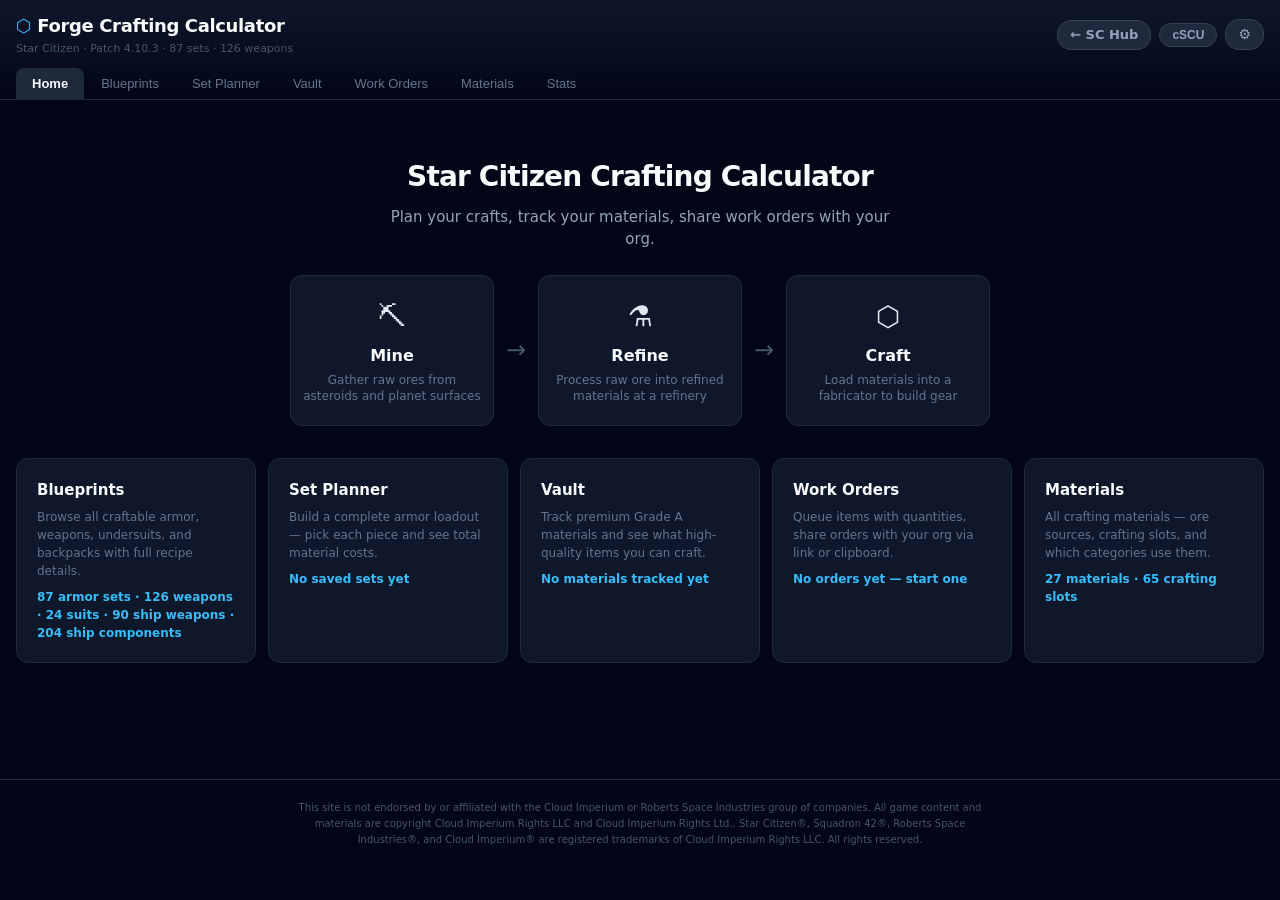
<file: index.html>
<!DOCTYPE html>
<html lang="en">
<head>
  <meta charset="UTF-8">
  <meta name="viewport" content="width=device-width, initial-scale=1.0">
  <title>Forge Crafting Calculator — Star Citizen</title>
  <link rel="stylesheet" href="css/style.css">
  <link rel="icon" href="data:image/svg+xml,<svg xmlns='http://www.w3.org/2000/svg' viewBox='0 0 100 100'><text y='.9em' font-size='90'>⬡</text></svg>">
</head>
<body>
  <header id="header">
    <div class="header-inner">
      <div class="header-top">
        <div class="brand">
          <h1><span class="accent">⬡</span> Forge Crafting Calculator</h1>
          <div class="subtitle" id="subtitle">Star Citizen · Loading...</div>
        </div>
        <div style="display:flex;align-items:center;gap:8px">
          <a href="https://seeknd.github.io/sc-hub/" class="unit-toggle hub-back" style="text-decoration:none;font-size:13px" title="Back to SC Hub">← SC Hub</a>
          <button class="unit-toggle" id="unit-toggle" onclick="toggleUnit()" title="Switch between cSCU and SCU">cSCU</button>
          <button class="unit-toggle" id="header-share-btn" onclick="openShareModal()" title="Share an org-view snapshot link" style="display:none">🔗 Share</button>
          <a href="admin/admin.html" class="unit-toggle" style="text-decoration:none;font-size:14px" title="Admin Settings">⚙️</a>
        </div>
      </div>
      <nav id="tabs">
        <button class="tab active" data-tab="home" onclick="switchTab('home')">Home</button>
        <button class="tab" data-tab="blueprints" onclick="switchTab('blueprints')">Blueprints</button>
        <button class="tab" data-tab="sets" onclick="switchTab('sets')">Set Planner</button>
        <button class="tab" data-tab="inventory" onclick="switchTab('inventory')">Vault</button>
        <button class="tab" data-tab="workorder" onclick="switchTab('workorder')">Work Orders <span id="wo-badge" class="tab-badge"></span></button>
        <button class="tab" data-tab="materials" onclick="switchTab('materials')">Materials</button>
        <button class="tab" data-tab="orgstats" onclick="switchTab('orgstats')">Stats</button>
      </nav>
    </div>
  </header>

  <main id="main">
    <!-- ═══ HOME ═══ -->
    <section id="tab-home" class="tab-content active">
      <div class="hero">
        <h2 class="hero-title">Star Citizen Crafting Calculator</h2>
        <p class="hero-sub">Plan your crafts, track your materials, share work orders with your org.</p>
      </div>
      <div class="pipeline">
        <div class="pipe-step"><div class="pipe-icon">⛏</div><div class="pipe-label">Mine</div><div class="pipe-desc">Gather raw ores from asteroids and planet surfaces</div></div>
        <div class="pipe-arrow">→</div>
        <div class="pipe-step"><div class="pipe-icon">⚗</div><div class="pipe-label">Refine</div><div class="pipe-desc">Process raw ore into refined materials at a refinery</div></div>
        <div class="pipe-arrow">→</div>
        <div class="pipe-step"><div class="pipe-icon">⬡</div><div class="pipe-label">Craft</div><div class="pipe-desc">Load materials into a fabricator to build gear</div></div>
      </div>
      <div class="home-cards">
        <div class="home-card" onclick="switchTab('blueprints')"><h3>Blueprints</h3><p>Browse all craftable armor, weapons, undersuits, and backpacks with full recipe details.</p><span class="home-card-stat" id="hc-bp"></span></div>
        <div class="home-card" onclick="switchTab('sets')"><h3>Set Planner</h3><p>Build a complete armor loadout — pick each piece and see total material costs.</p><span class="home-card-stat" id="hc-sets"></span></div>
        <div class="home-card" onclick="switchTab('inventory')"><h3>Vault</h3><p>Track premium Grade A materials and see what high-quality items you can craft.</p><span class="home-card-stat" id="hc-inv"></span></div>
        <div class="home-card" onclick="switchTab('workorder')"><h3>Work Orders</h3><p>Queue items with quantities, share orders with your org via link or clipboard.</p><span class="home-card-stat" id="hc-wo"></span></div>
        <div class="home-card" onclick="switchTab('materials')"><h3>Materials</h3><p>All crafting materials — ore sources, crafting slots, and which categories use them.</p><span class="home-card-stat" id="hc-mat"></span></div>
      </div>

    </section>

    <!-- ═══ BLUEPRINTS ═══ -->
    <section id="tab-blueprints" class="tab-content">
      <div class="cat-bar">
        <button class="cat-btn active" data-cat="armor" onclick="setBpCategory('armor')"><span class="cat-label">Armor</span><span class="cat-count" id="cc-armor"></span></button>
        <button class="cat-btn" data-cat="weapons" onclick="setBpCategory('weapons')"><span class="cat-label">Weapons</span><span class="cat-count" id="cc-weapons"></span></button>
        <button class="cat-btn" data-cat="undersuits" onclick="setBpCategory('undersuits')"><span class="cat-label">Undersuits</span><span class="cat-count" id="cc-undersuits"></span></button>
        <button class="cat-btn" data-cat="ship_weapons" onclick="setBpCategory('ship_weapons')"><span class="cat-label">Ship Weapons</span><span class="cat-count" id="cc-ship-weapons"></span></button>
        <button class="cat-btn" data-cat="ship_components" onclick="setBpCategory('ship_components')"><span class="cat-label">Ship Components</span><span class="cat-count" id="cc-ship-components"></span></button>
      </div>
      <input type="text" id="bp-search" class="search-input" placeholder="Search names, materials, manufacturers..." oninput="filterBlueprints()">
      <div id="global-filters" class="filter-panel">
        <div class="fp-groups">
          <div class="fp-group"><span class="fp-label">Status</span><div class="fp-chips" id="f-unlock"></div></div>
          <div class="fp-sep" id="f-owner-sep" style="display:none"></div>
          <div class="fp-group" id="f-owner-group" style="display:none"><span class="fp-label">Owner</span><div class="fp-chips" id="f-owner"></div></div>
        </div>
      </div>
      <div id="armor-filters" class="filter-panel">
        <div class="fp-groups">
          <div class="fp-group"><span class="fp-label">Weight</span><div class="fp-chips" id="f-weight"></div></div><div class="fp-sep"></div>
          <div class="fp-group"><span class="fp-label">Role</span><div class="fp-chips" id="f-role"></div></div><div class="fp-sep"></div>
          <div class="fp-group"><span class="fp-label">Piece</span><div class="fp-chips" id="f-piece"></div></div>
        </div>
        <button class="fp-clear" id="armor-clear" onclick="clearFilters('armor')" style="display:none">✕ Clear</button>
      </div>
      <div id="weapon-filters" class="filter-panel" style="display:none">
        <div class="fp-groups">
          <div class="fp-group"><span class="fp-label">Kind</span><div class="fp-chips" id="f-wkind"></div></div><div class="fp-sep"></div>
          <div class="fp-group"><span class="fp-label">Type</span><div class="fp-chips" id="f-wtype"></div></div><div class="fp-sep"></div>
          <div class="fp-group"><span class="fp-label">Damage</span><div class="fp-chips" id="f-dmg"></div></div>
        </div>
        <button class="fp-clear" id="weapon-clear" onclick="clearFilters('weapons')" style="display:none">✕ Clear</button>
      </div>
      <div id="ship-weapon-filters" class="filter-panel" style="display:none">
        <div class="fp-groups">
          <div class="fp-group"><span class="fp-label">Type</span><div class="fp-chips" id="f-shipwtype"></div></div><div class="fp-sep"></div>
          <div class="fp-group"><span class="fp-label">Damage</span><div class="fp-chips" id="f-shipdmg"></div></div><div class="fp-sep"></div>
          <div class="fp-group"><span class="fp-label">Size</span><div class="fp-chips" id="f-shipwsize"></div></div>
        </div>
        <button class="fp-clear" id="ship-weapon-clear" onclick="clearFilters('ship_weapons')" style="display:none">✕ Clear</button>
      </div>
      <div id="ship-component-filters" class="filter-panel" style="display:none">
        <div class="fp-groups">
          <div class="fp-group"><span class="fp-label">Component</span><div class="fp-chips" id="f-comptype"></div></div><div class="fp-sep"></div>
          <div class="fp-group"><span class="fp-label">Size</span><div class="fp-chips" id="f-shipcsize"></div></div><div class="fp-sep"></div>
          <div class="fp-group"><span class="fp-label">Class</span><div class="fp-chips" id="f-shipcclass"></div></div><div class="fp-sep"></div>
          <div class="fp-group"><span class="fp-label">Grade</span><div class="fp-chips" id="f-shipcgrade"></div></div>
        </div>
        <button class="fp-clear" id="ship-component-clear" onclick="clearFilters('ship_components')" style="display:none">✕ Clear</button>
      </div>
      <div class="results-info" id="bp-results-info"></div>
      <div id="bp-grid" class="card-grid"></div>
      <div class="bp-share-bar" id="bp-share-bar" style="display:none">
        <button class="btn-secondary" onclick="copyUnlockedToClipboard()" title="Copy the same content as the Discord share, to your clipboard">📋 Copy Unlocked</button>
        <button class="btn-discord" id="bp-share-discord-btn" onclick="shareUnlockedToDiscord()">Share Unlocked to Discord</button>
        <span class="dim" id="bp-share-count"></span>
      </div>
    </section>

    <!-- ═══ SET PLANNER ═══ -->
    <section id="tab-sets" class="tab-content">
      <div class="section-intro"><h2>Set Planner</h2><p class="dim">Build a full armor loadout and see total materials.</p></div>
      <div class="planner-layout">
        <div class="planner-slots" id="planner-slots"></div>
        <div class="planner-summary">
          <h3>Materials Needed</h3>
          <div id="planner-materials" class="planner-materials"><div class="dim">Select pieces to see totals</div></div>
          <div id="planner-actions" class="planner-actions" style="display:none">
            <button class="btn-primary" onclick="addPlannerToWO()">Add to Work Order</button>
            <button class="btn-secondary" onclick="copyPlannerText()">Copy as Text</button>
            <button class="btn-secondary" onclick="savePlannerSet()">Save Set</button>
          </div>
          <div id="saved-sets" class="saved-sets"></div>
        </div>
      </div>
    </section>

    <!-- ═══ VAULT ═══ -->
    <section id="tab-inventory" class="tab-content">
      <div class="section-intro"><h2>Material Vault</h2><p class="dim">Track premium materials and discrete items. Common materials don't need tracking — request them from miners as needed.</p></div>
      <div class="vault-layout">
        <div class="vault-inputs" id="inventory-inputs"></div>
        <div class="vault-results">
          <h3 style="font-size:14px;color:#f8fafc;margin-bottom:8px">Craftable with Vault Materials</h3>
          <div id="inv-grid" class="card-grid"></div>
        </div>
      </div>
    </section>

    <!-- ═══ WORK ORDERS ═══ -->
    <section id="tab-workorder" class="tab-content">
      <div class="section-intro"><h2>Work Orders</h2><p class="dim">Create named orders, track progress, share with your org.</p></div>
      <div class="wo-top-bar">
        <div class="wo-order-tabs" id="wo-order-tabs"></div>
        <button class="btn-secondary btn-sm" onclick="createNewOrder()">+ New Order</button>
      </div>
      <div class="wo-layout">
        <div class="wo-items" id="wo-items"><div class="dim">Select or create a work order above</div></div>
        <div class="wo-sidebar">
          <div class="wo-panel">
            <h3>Materials Required</h3>
            <div id="wo-materials"></div>
          </div>
          <div class="wo-panel" id="wo-time-panel" style="display:none">
            <h3>Time Estimate</h3>
            <div id="wo-time"></div>
          </div>
          <div class="wo-btns" id="wo-btns" style="display:none">
            <div class="wo-btn-group">
              <span class="wo-btn-label">📋 Copy to clipboard</span>
              <button class="btn-primary" onclick="copyWOText()">Crafting Order</button>
              <div class="ore-req-group">
                <button class="btn-secondary" onclick="copyOreRequest()">Ore Request</button>
                <div class="ore-mode-toggle" id="ore-mode-toggle">
                  <button class="ore-mode active" data-mode="all" onclick="setOreMode('all')">All</button>
                  <button class="ore-mode" data-mode="remaining" onclick="setOreMode('remaining')">Remaining</button>
                </div>
              </div>
            </div>
            <div class="wo-btn-group">
              <span class="wo-btn-label">⛏️ Go Mine on Strata</span>
              <button class="btn-secondary" onclick="goMineActiveOrder()" title="Open Strata with all remaining (not-yet-crafted) items in THIS order">This Order</button>
              <button class="btn-secondary" onclick="goMineAllOrders()" title="Open Strata with all remaining items across EVERY order">All Orders</button>
            </div>
            <div class="wo-btn-group" id="wo-discord-group" style="display:none">
              <span class="wo-btn-label">📤 Send to Discord</span>
              <button class="btn-discord" id="btn-discord" onclick="showDiscordModal()">Post Contract</button>
            </div>
            <div class="wo-btn-group">
              <button class="btn-danger btn-sm" onclick="deleteCurrentOrder()">Delete Order</button>
            </div>
          </div>
        </div>
      </div>
    </section>

    <!-- ═══ MATERIALS ═══ -->
    <section id="tab-materials" class="tab-content">
      <div class="section-intro"><h2>Material Reference</h2><p class="dim">All crafting materials — ore sources, crafting slots, and common uses.</p></div>
      <div id="materials-grid" class="materials-grid"></div>
    </section>

    <!-- ═══ ORG STATS ═══ -->
    <section id="tab-orgstats" class="tab-content">
      <div class="section-intro"><h2>Org Stats</h2><p class="dim">Blueprint unlock coverage across your org — overall, by category, and per member.</p></div>
      <div id="orgstats-body"></div>
    </section>
  </main>

  <!-- Request Build Modal -->
  <div id="request-modal" class="rqm-container" style="display:none"></div>

  <!-- Discord Order Modal -->
  <div id="discord-modal" class="rqm-container" style="display:none"></div>

  <!-- Share/Import Modal -->
  <div id="share-modal" class="rqm-container" style="display:none"></div>

  <footer class="site-footer">
    <p>This site is not endorsed by or affiliated with the Cloud Imperium or Roberts Space Industries group of companies. All game content and materials are copyright Cloud Imperium Rights LLC and Cloud Imperium Rights Ltd.. Star Citizen®, Squadron 42®, Roberts Space Industries®, and Cloud Imperium® are registered trademarks of Cloud Imperium Rights LLC. All rights reserved.</p>
  </footer>

  <script src="js/app.js"></script>
</body>
</html>
</file>
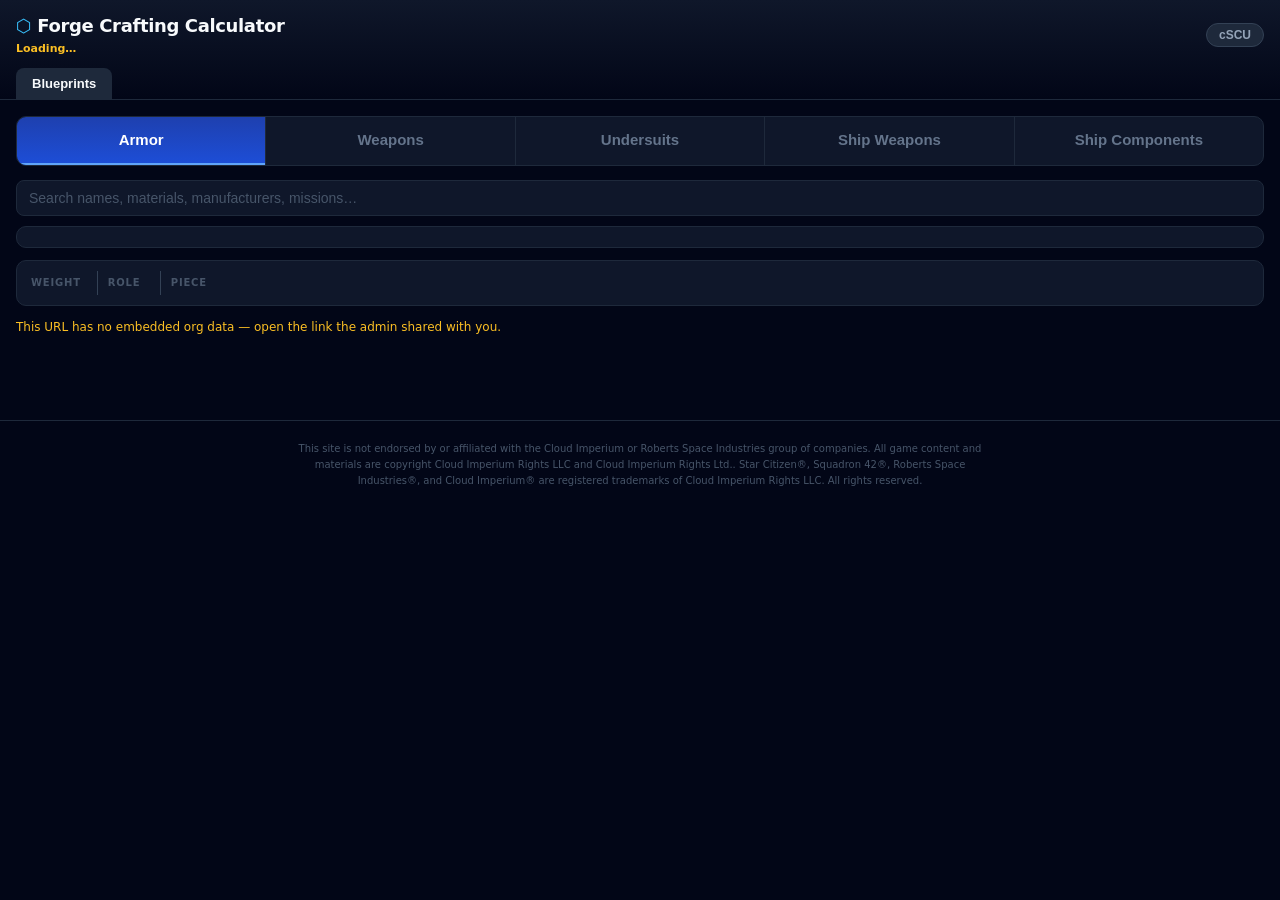
<file: ORG/index.html>
<!DOCTYPE html>
<html lang="en">
<head>
  <meta charset="UTF-8">
  <meta name="viewport" content="width=device-width, initial-scale=1.0">
  <title>Forge — Org View</title>
  <!-- Resolve all relative paths against the repo root so app.js can fetch ../data/crafting_data.json etc. -->
  <base href="../">
  <link rel="stylesheet" href="css/style.css">
  <link rel="icon" href="data:image/svg+xml,<svg xmlns='http://www.w3.org/2000/svg' viewBox='0 0 100 100'><text y='.9em' font-size='90'>⬡</text></svg>">
  <script>
    // Tell app.js to run in view-mode (read-only, no localStorage, no Worker).
    // The actual data is in location.hash (#data=…) and gets decoded by
    // initOrgViewMode() inside app.js.
    window.FORGE_VIEW = true;
  </script>
</head>
<body class="view-mode">
  <header id="header">
    <div class="header-inner">
      <div class="header-top">
        <div class="brand">
          <h1><span class="accent">⬡</span> Forge Crafting Calculator</h1>
          <div class="subtitle" id="subtitle">Loading…</div>
        </div>
        <div style="display:flex;align-items:center;gap:8px">
          <button class="unit-toggle" id="unit-toggle" onclick="toggleUnit()" title="Switch between cSCU and SCU">cSCU</button>
        </div>
      </div>
      <nav id="tabs">
        <button class="tab active" data-tab="blueprints" onclick="switchTab('blueprints')">Blueprints</button>
      </nav>
    </div>
  </header>

  <main id="main">
    <!-- ═══ BLUEPRINTS (read-only) ═══ -->
    <section id="tab-blueprints" class="tab-content active">
      <div class="cat-bar">
        <button class="cat-btn active" data-cat="armor" onclick="setBpCategory('armor')"><span class="cat-label">Armor</span><span class="cat-count" id="cc-armor"></span></button>
        <button class="cat-btn" data-cat="weapons" onclick="setBpCategory('weapons')"><span class="cat-label">Weapons</span><span class="cat-count" id="cc-weapons"></span></button>
        <button class="cat-btn" data-cat="undersuits" onclick="setBpCategory('undersuits')"><span class="cat-label">Undersuits</span><span class="cat-count" id="cc-undersuits"></span></button>
        <button class="cat-btn" data-cat="ship_weapons" onclick="setBpCategory('ship_weapons')"><span class="cat-label">Ship Weapons</span><span class="cat-count" id="cc-ship-weapons"></span></button>
        <button class="cat-btn" data-cat="ship_components" onclick="setBpCategory('ship_components')"><span class="cat-label">Ship Components</span><span class="cat-count" id="cc-ship-components"></span></button>
      </div>
      <input type="text" id="bp-search" class="search-input" placeholder="Search names, materials, manufacturers, missions…" oninput="filterBlueprints()">
      <div id="global-filters" class="filter-panel">
        <div class="fp-groups">
          <div class="fp-sep" id="f-owner-sep" style="display:none"></div>
          <div class="fp-group" id="f-owner-group" style="display:none"><span class="fp-label">Owner</span><div class="fp-chips" id="f-owner"></div></div>
        </div>
      </div>
      <div id="armor-filters" class="filter-panel">
        <div class="fp-groups">
          <div class="fp-group"><span class="fp-label">Weight</span><div class="fp-chips" id="f-weight"></div></div><div class="fp-sep"></div>
          <div class="fp-group"><span class="fp-label">Role</span><div class="fp-chips" id="f-role"></div></div><div class="fp-sep"></div>
          <div class="fp-group"><span class="fp-label">Piece</span><div class="fp-chips" id="f-piece"></div></div>
        </div>
      </div>
      <div id="weapon-filters" class="filter-panel" style="display:none">
        <div class="fp-groups">
          <div class="fp-group"><span class="fp-label">Type</span><div class="fp-chips" id="f-wtype"></div></div><div class="fp-sep"></div>
          <div class="fp-group"><span class="fp-label">Damage</span><div class="fp-chips" id="f-dmg"></div></div>
        </div>
      </div>
      <div id="ship-weapon-filters" class="filter-panel" style="display:none">
        <div class="fp-groups">
          <div class="fp-group"><span class="fp-label">Type</span><div class="fp-chips" id="f-shipwtype"></div></div><div class="fp-sep"></div>
          <div class="fp-group"><span class="fp-label">Damage</span><div class="fp-chips" id="f-shipdmg"></div></div><div class="fp-sep"></div>
          <div class="fp-group"><span class="fp-label">Size</span><div class="fp-chips" id="f-shipwsize"></div></div>
        </div>
      </div>
      <div id="ship-component-filters" class="filter-panel" style="display:none">
        <div class="fp-groups">
          <div class="fp-group"><span class="fp-label">Component</span><div class="fp-chips" id="f-comptype"></div></div><div class="fp-sep"></div>
          <div class="fp-group"><span class="fp-label">Size</span><div class="fp-chips" id="f-shipcsize"></div></div><div class="fp-sep"></div>
          <div class="fp-group"><span class="fp-label">Class</span><div class="fp-chips" id="f-shipcclass"></div></div><div class="fp-sep"></div>
          <div class="fp-group"><span class="fp-label">Grade</span><div class="fp-chips" id="f-shipcgrade"></div></div>
        </div>
      </div>
      <div class="results-info" id="bp-results-info"></div>
      <div id="bp-grid" class="card-grid"></div>
    </section>
  </main>

  <footer class="site-footer">
    <p>This site is not endorsed by or affiliated with the Cloud Imperium or Roberts Space Industries group of companies. All game content and materials are copyright Cloud Imperium Rights LLC and Cloud Imperium Rights Ltd.. Star Citizen®, Squadron 42®, Roberts Space Industries®, and Cloud Imperium® are registered trademarks of Cloud Imperium Rights LLC. All rights reserved.</p>
  </footer>

  <script src="js/app.js"></script>
</body>
</html>
</file>
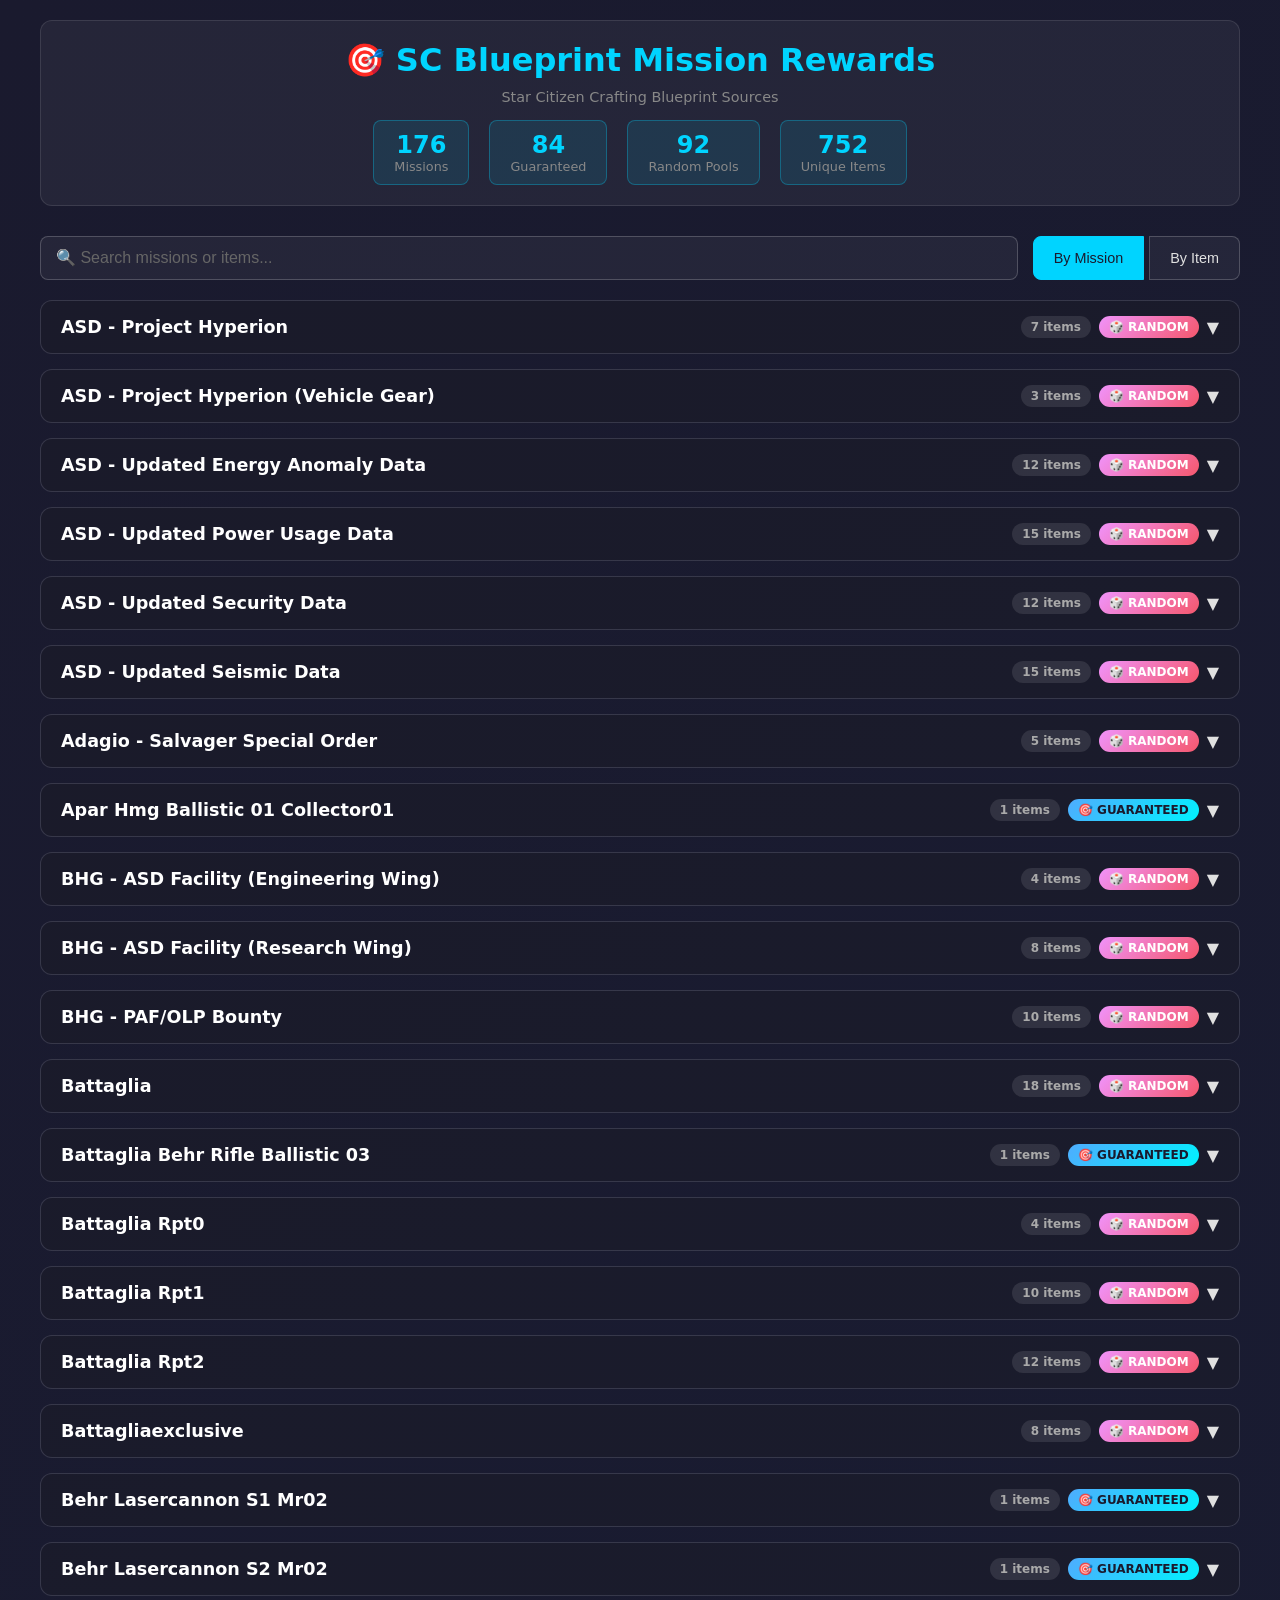
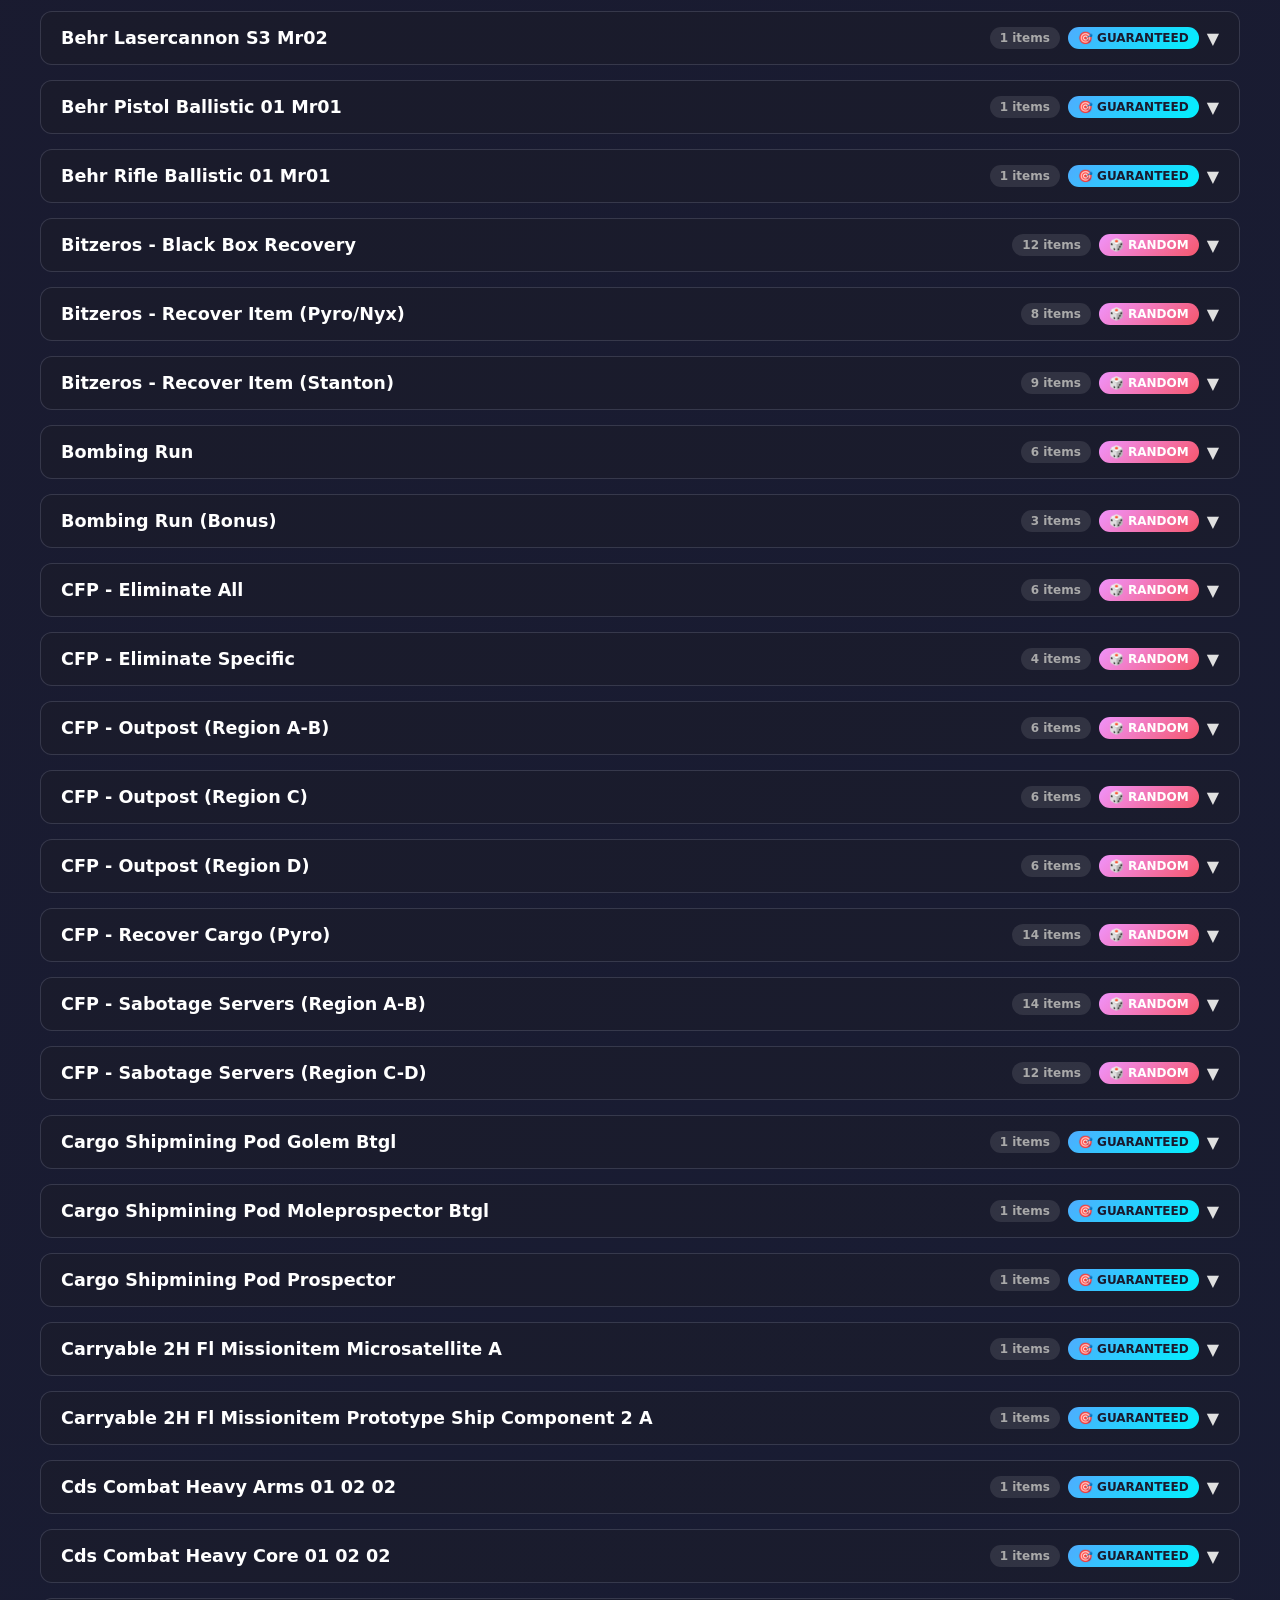
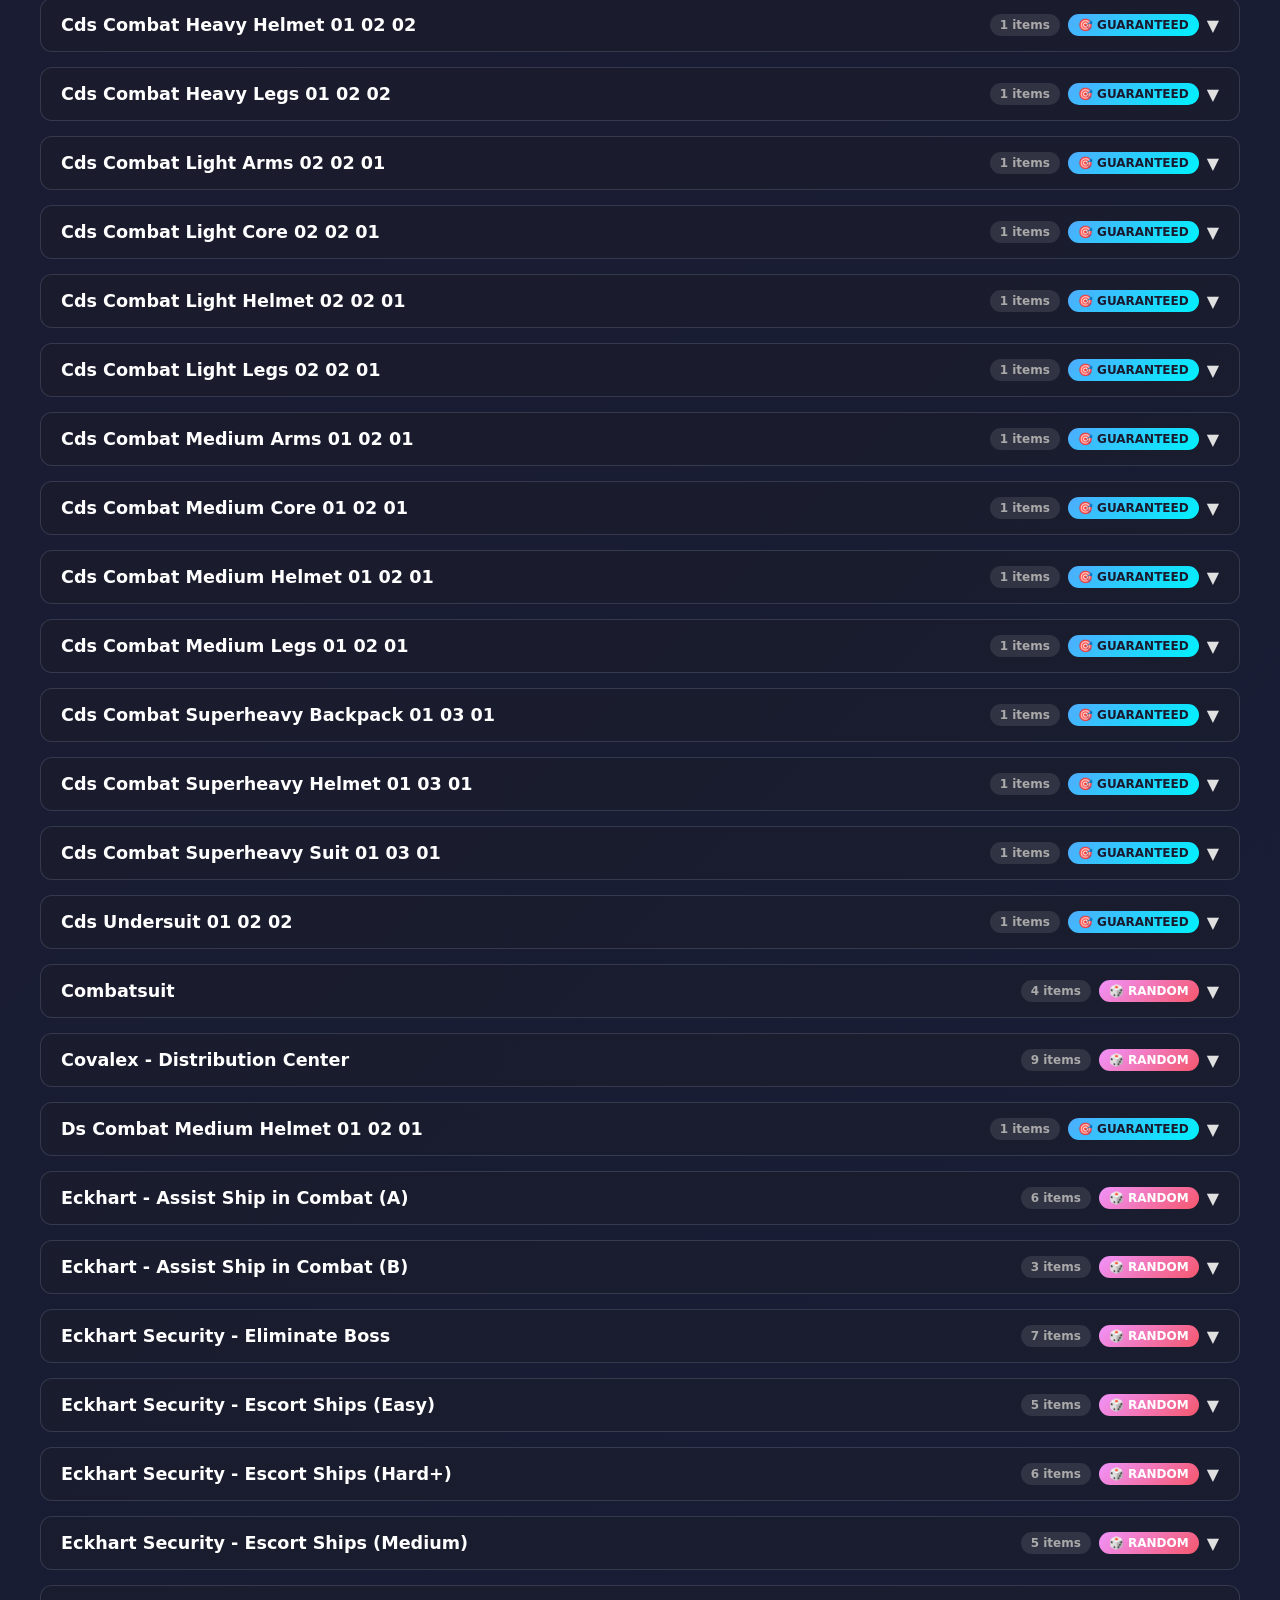
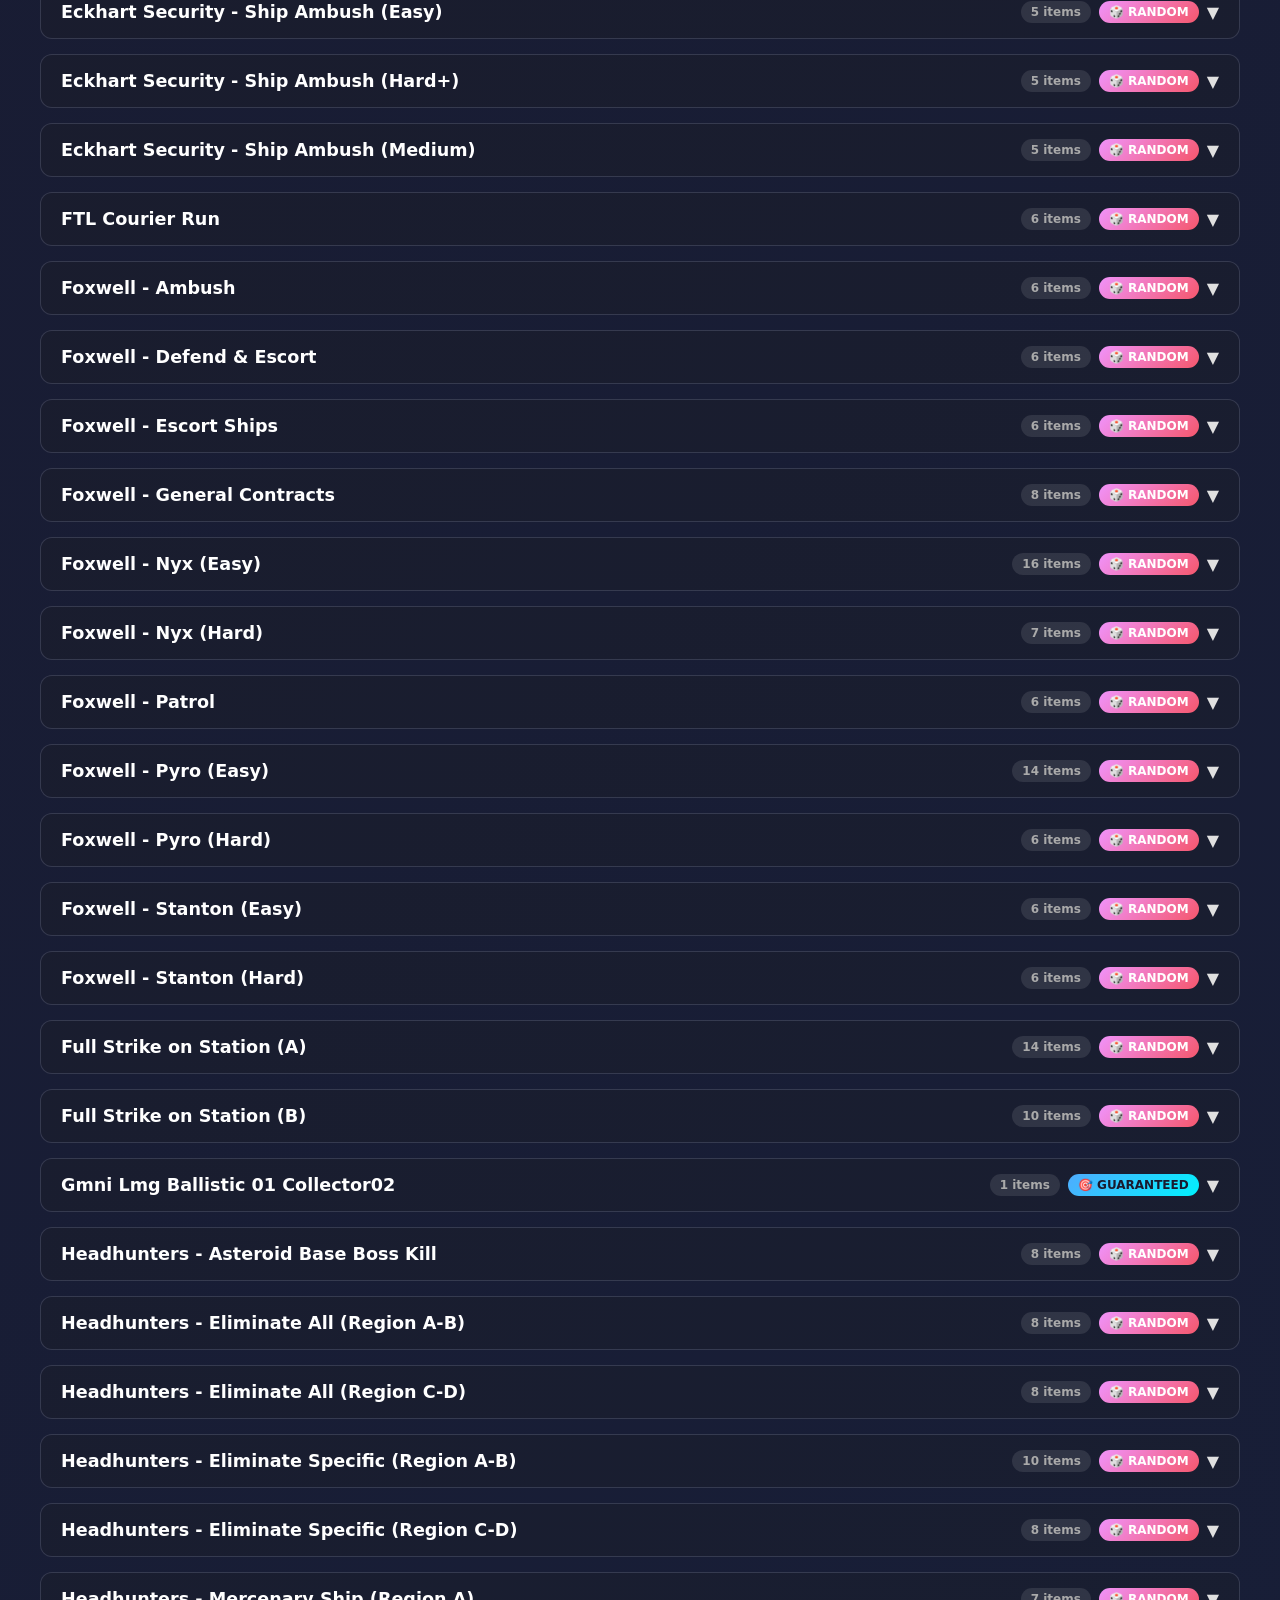
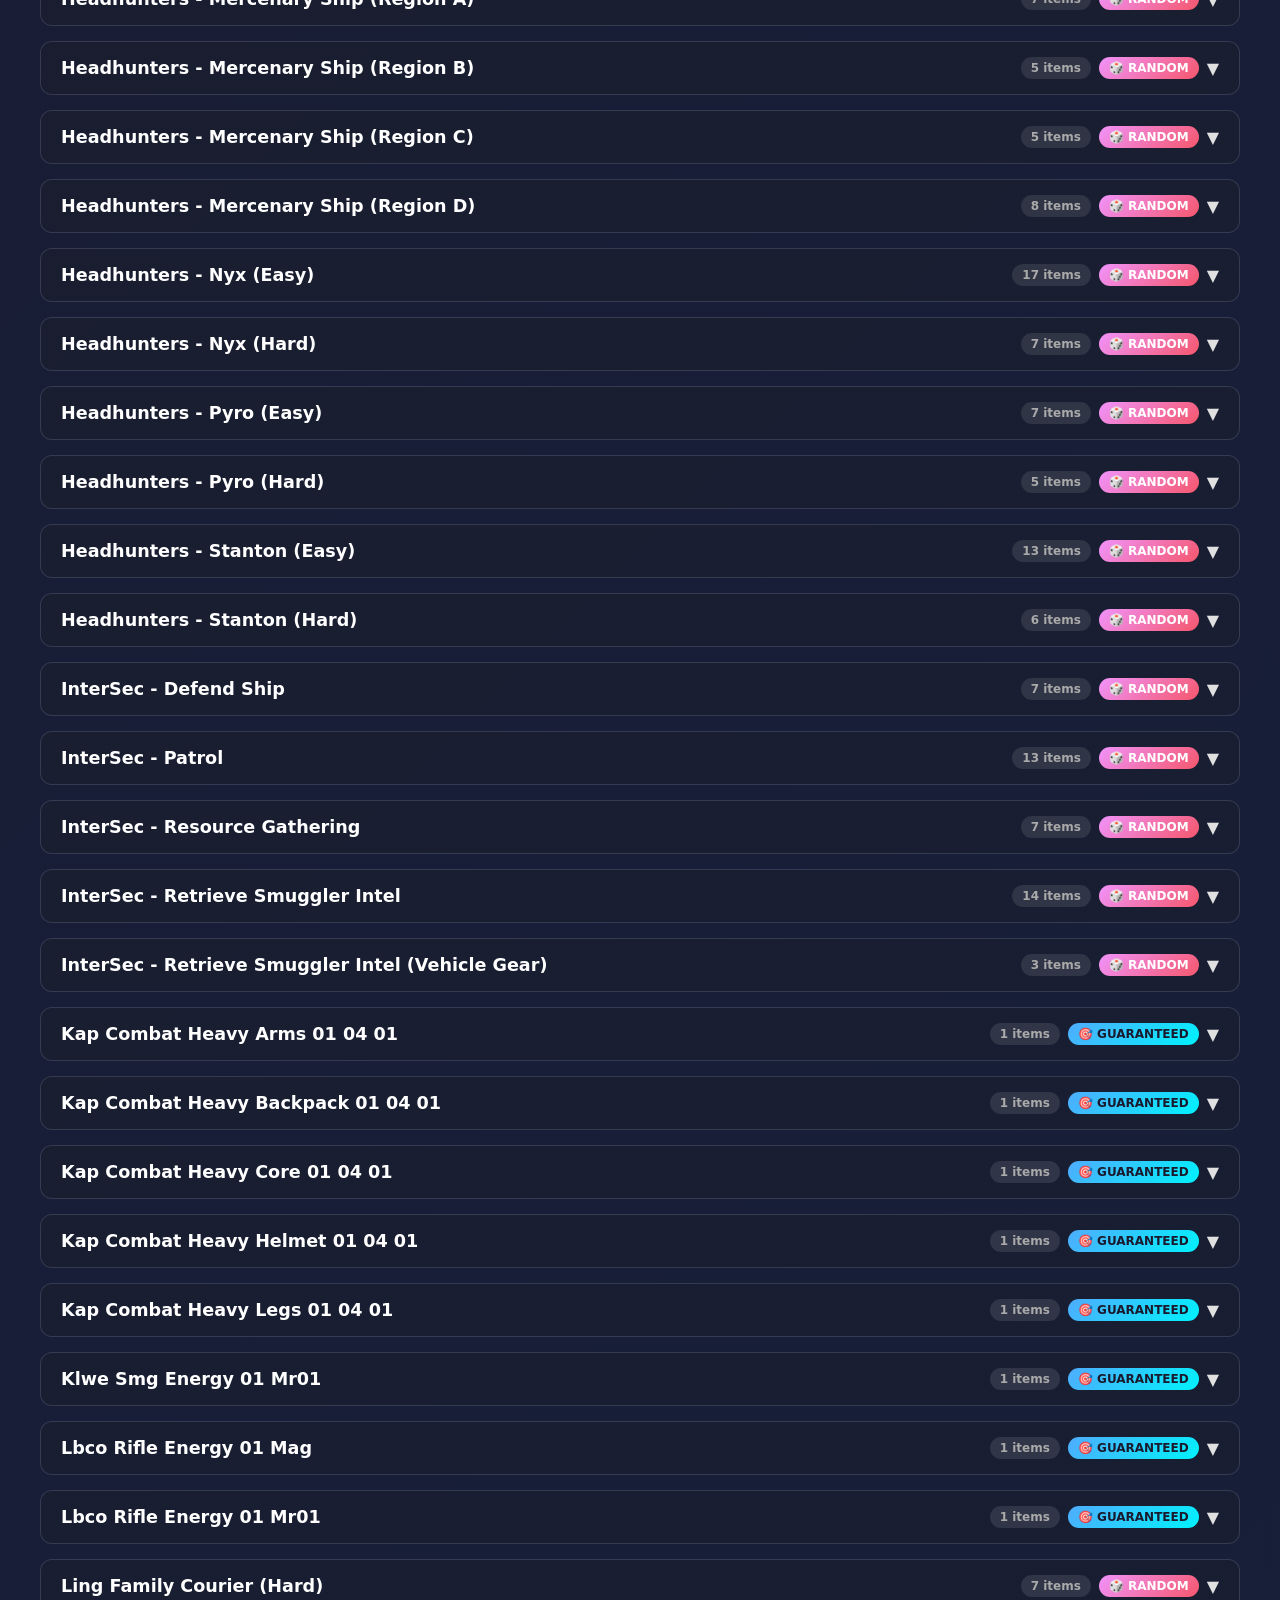
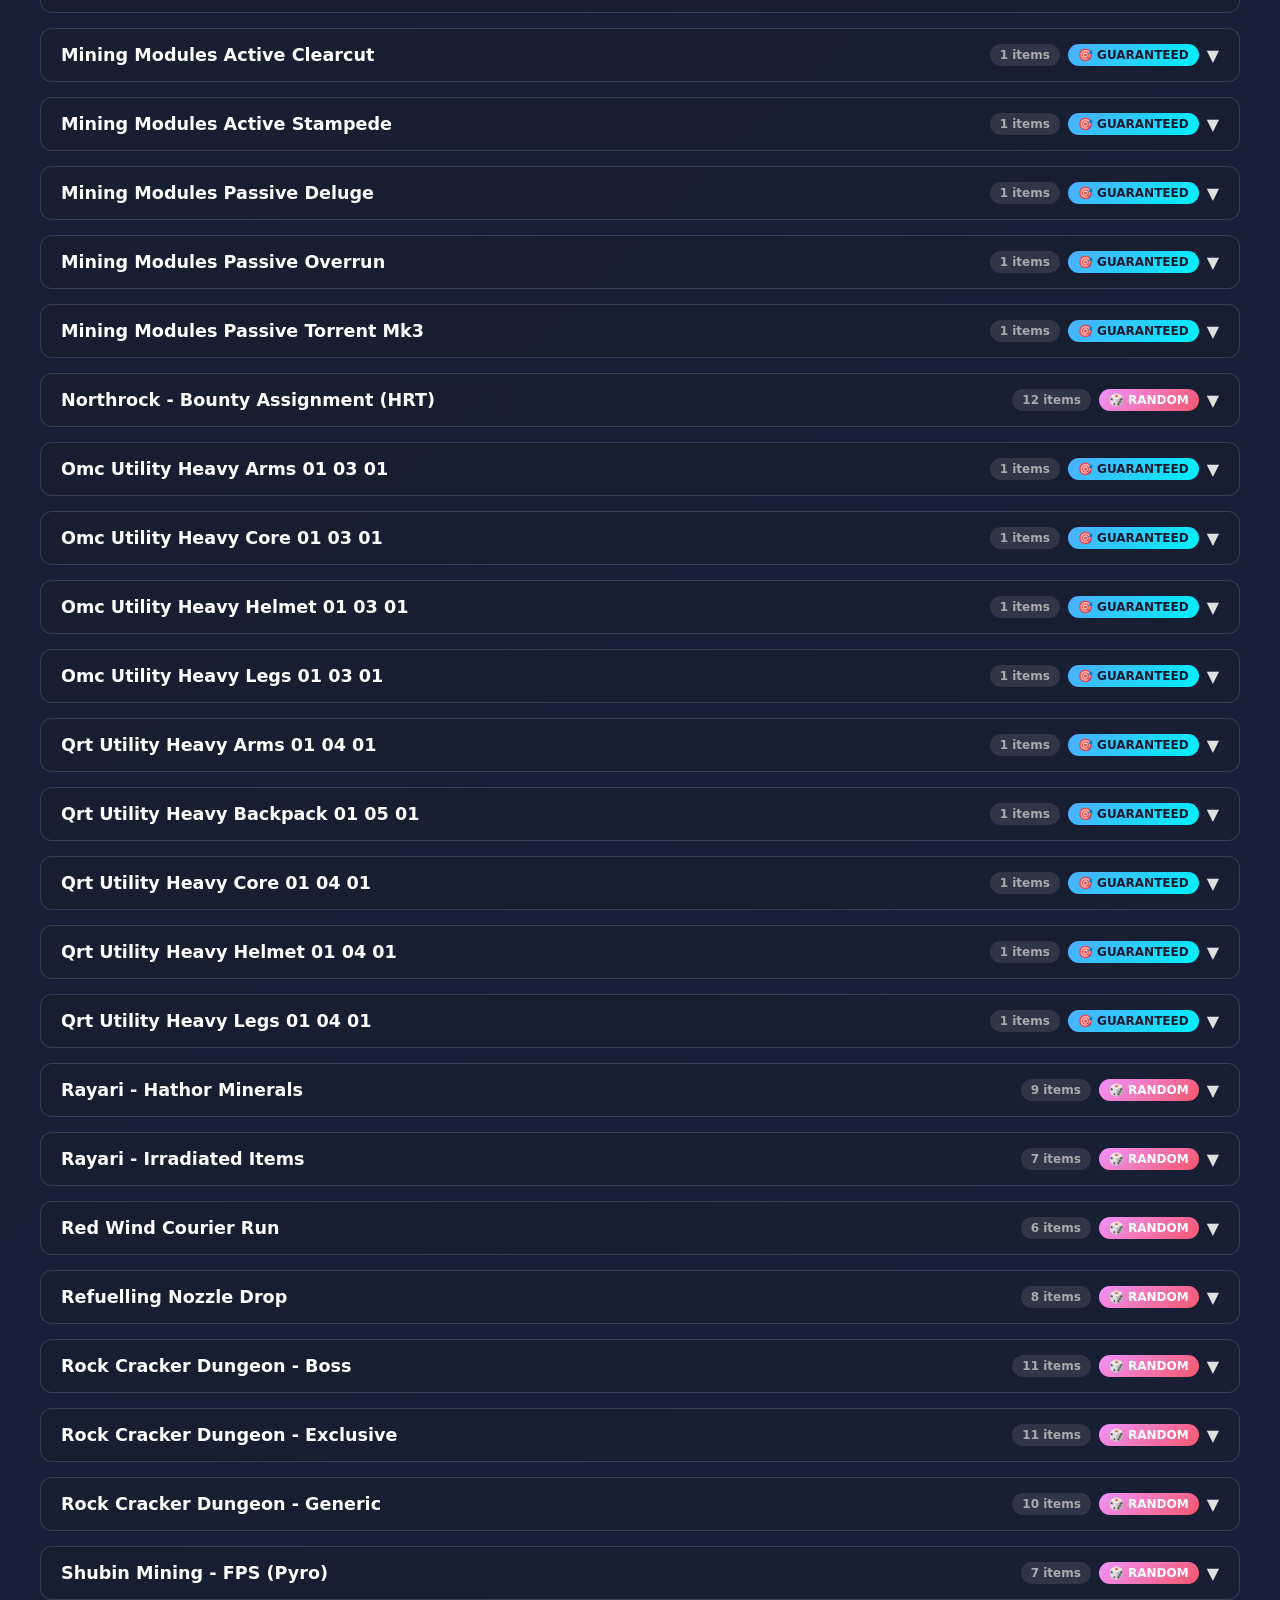
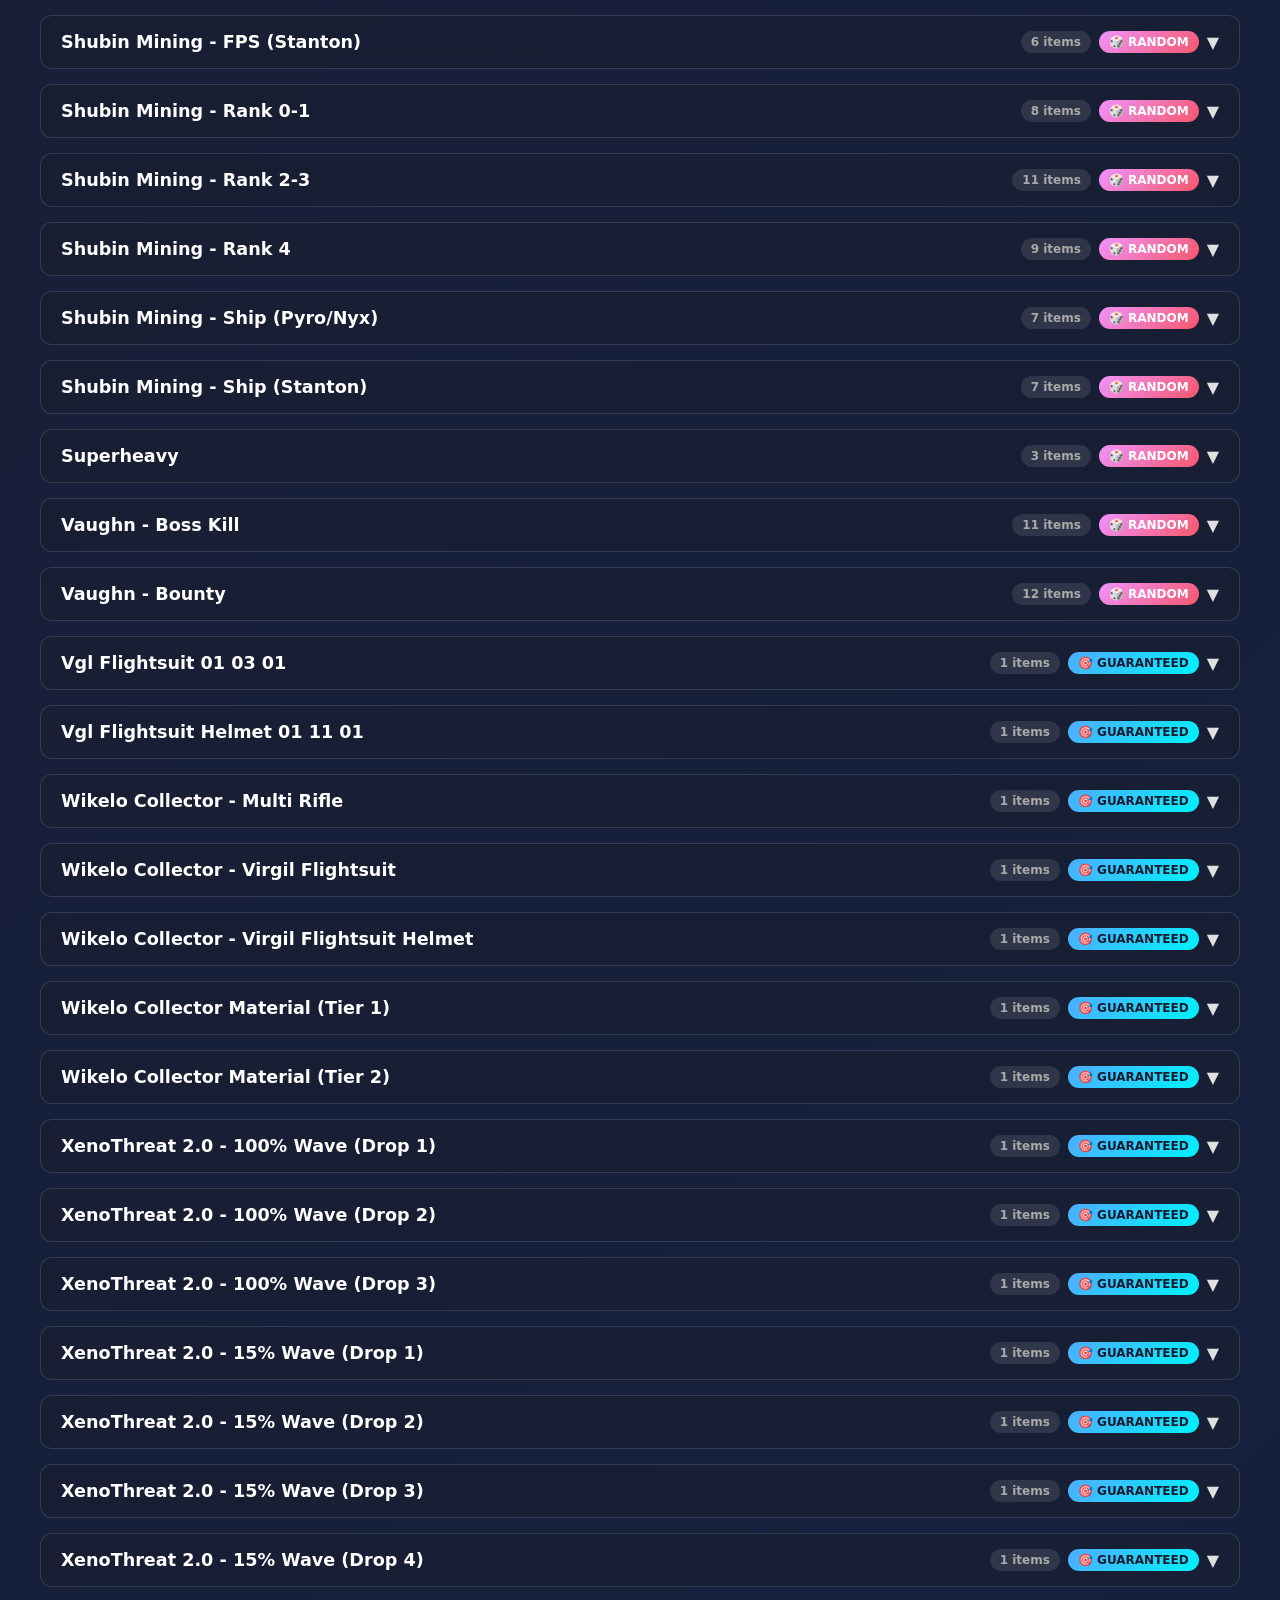
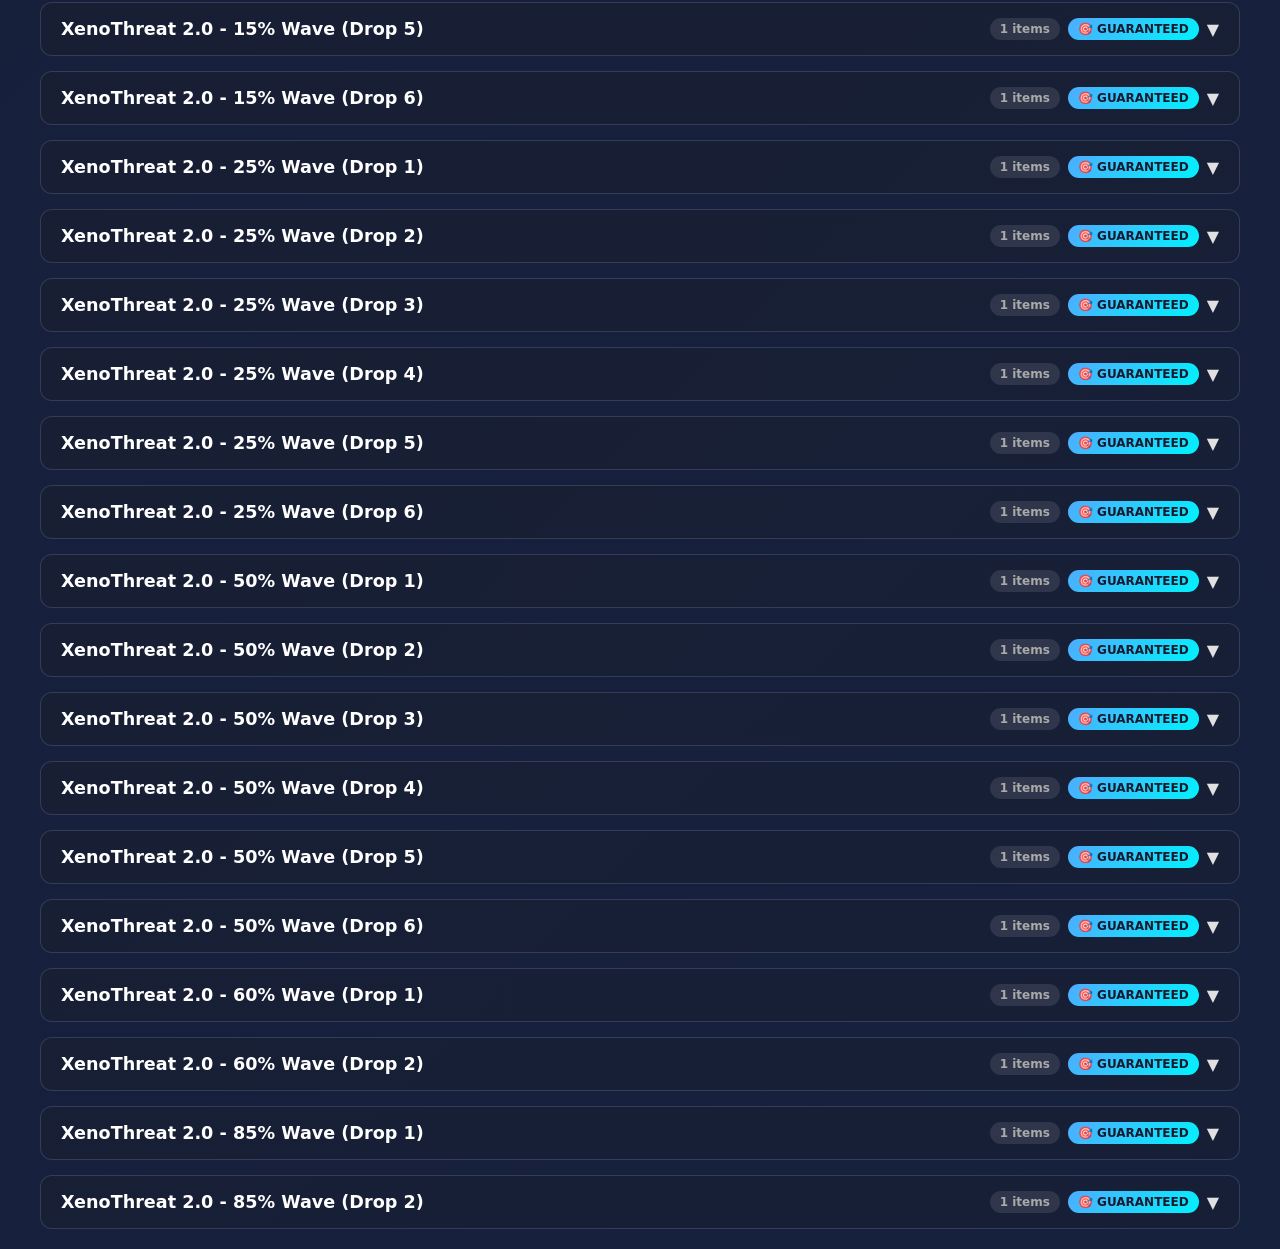
<file: blueprint_rewards_viewer.html>
<!DOCTYPE html>
<html lang="en">
<head>
    <meta charset="UTF-8">
    <meta name="viewport" content="width=device-width, initial-scale=1.0">
    <title>SC Blueprint Mission Rewards</title>
    <style>
        * {
            box-sizing: border-box;
            margin: 0;
            padding: 0;
        }
        
        body {
            font-family: 'Segoe UI', system-ui, -apple-system, sans-serif;
            background: linear-gradient(135deg, #1a1a2e 0%, #16213e 100%);
            color: #e0e0e0;
            min-height: 100vh;
            padding: 20px;
        }
        
        .container {
            max-width: 1200px;
            margin: 0 auto;
        }
        
        header {
            text-align: center;
            margin-bottom: 30px;
            padding: 20px;
            background: rgba(255,255,255,0.05);
            border-radius: 12px;
            border: 1px solid rgba(255,255,255,0.1);
        }
        
        h1 {
            color: #00d4ff;
            font-size: 2rem;
            margin-bottom: 10px;
        }
        
        .subtitle {
            color: #888;
            font-size: 0.9rem;
        }
        
        .stats {
            display: flex;
            gap: 20px;
            justify-content: center;
            margin-top: 15px;
            flex-wrap: wrap;
        }
        
        .stat-box {
            background: rgba(0,212,255,0.1);
            border: 1px solid rgba(0,212,255,0.3);
            padding: 10px 20px;
            border-radius: 8px;
            text-align: center;
        }
        
        .stat-box .number {
            font-size: 1.5rem;
            font-weight: bold;
            color: #00d4ff;
        }
        
        .stat-box .label {
            font-size: 0.8rem;
            color: #888;
        }
        
        .controls {
            display: flex;
            gap: 15px;
            margin-bottom: 20px;
            flex-wrap: wrap;
        }
        
        .search-box {
            flex: 1;
            min-width: 200px;
        }
        
        .search-box input {
            width: 100%;
            padding: 12px 15px;
            border: 1px solid rgba(255,255,255,0.2);
            border-radius: 8px;
            background: rgba(255,255,255,0.05);
            color: #fff;
            font-size: 1rem;
        }
        
        .search-box input::placeholder {
            color: #666;
        }
        
        .search-box input:focus {
            outline: none;
            border-color: #00d4ff;
        }
        
        .view-toggle {
            display: flex;
            gap: 5px;
        }
        
        .view-toggle button {
            padding: 12px 20px;
            border: 1px solid rgba(255,255,255,0.2);
            background: rgba(255,255,255,0.05);
            color: #e0e0e0;
            cursor: pointer;
            font-size: 0.9rem;
            transition: all 0.2s;
        }
        
        .view-toggle button:first-child {
            border-radius: 8px 0 0 8px;
        }
        
        .view-toggle button:last-child {
            border-radius: 0 8px 8px 0;
        }
        
        .view-toggle button.active {
            background: #00d4ff;
            color: #1a1a2e;
            border-color: #00d4ff;
        }
        
        .view-toggle button:hover:not(.active) {
            background: rgba(255,255,255,0.1);
        }
        
        .mission-grid {
            display: grid;
            gap: 15px;
        }
        
        .mission-card {
            background: rgba(255,255,255,0.03);
            border: 1px solid rgba(255,255,255,0.1);
            border-radius: 12px;
            overflow: hidden;
            transition: transform 0.2s, border-color 0.2s;
        }
        
        .mission-card:hover {
            border-color: rgba(0,212,255,0.5);
            transform: translateY(-2px);
        }
        
        .mission-header {
            padding: 15px 20px;
            background: rgba(0,0,0,0.2);
            display: flex;
            justify-content: space-between;
            align-items: center;
            cursor: pointer;
        }
        
        .mission-name {
            font-size: 1.1rem;
            font-weight: 600;
            color: #fff;
        }
        
        .mission-badge {
            display: flex;
            align-items: center;
            gap: 8px;
        }
        
        .badge {
            padding: 4px 10px;
            border-radius: 20px;
            font-size: 0.75rem;
            font-weight: 600;
        }
        
        .badge.random {
            background: linear-gradient(135deg, #f093fb 0%, #f5576c 100%);
            color: #fff;
        }
        
        .badge.guaranteed {
            background: linear-gradient(135deg, #4facfe 0%, #00f2fe 100%);
            color: #1a1a2e;
        }
        
        .badge.count {
            background: rgba(255,255,255,0.1);
            color: #aaa;
        }
        
        .mission-body {
            padding: 15px 20px;
            display: none;
        }
        
        .mission-card.expanded .mission-body {
            display: block;
        }
        
        .mission-card.expanded .mission-header {
            border-bottom: 1px solid rgba(255,255,255,0.1);
        }
        
        .reward-list {
            list-style: none;
        }
        
        .reward-item {
            display: flex;
            justify-content: space-between;
            align-items: center;
            padding: 10px 0;
            border-bottom: 1px solid rgba(255,255,255,0.05);
        }
        
        .reward-item:last-child {
            border-bottom: none;
        }
        
        .reward-name {
            color: #e0e0e0;
        }
        
        .reward-name.unknown {
            color: #666;
            font-style: italic;
        }
        
        .reward-chance {
            background: rgba(255,255,255,0.1);
            padding: 3px 10px;
            border-radius: 12px;
            font-size: 0.85rem;
            color: #00d4ff;
            font-weight: 500;
        }
        
        /* Item view styles */
        .item-grid {
            display: none;
        }
        
        .item-card {
            background: rgba(255,255,255,0.03);
            border: 1px solid rgba(255,255,255,0.1);
            border-radius: 12px;
            padding: 15px 20px;
        }
        
        .item-name {
            font-size: 1.1rem;
            font-weight: 600;
            color: #00d4ff;
            margin-bottom: 10px;
        }
        
        .item-sources {
            list-style: none;
        }
        
        .item-source {
            padding: 8px 0;
            border-bottom: 1px solid rgba(255,255,255,0.05);
            display: flex;
            justify-content: space-between;
            color: #aaa;
            font-size: 0.9rem;
        }
        
        .item-source:last-child {
            border-bottom: none;
        }
        
        .expand-icon {
            transition: transform 0.2s;
        }
        
        .mission-card.expanded .expand-icon {
            transform: rotate(180deg);
        }
        
        .load-section {
            text-align: center;
            padding: 40px;
            background: rgba(255,255,255,0.03);
            border: 2px dashed rgba(255,255,255,0.2);
            border-radius: 12px;
            margin-bottom: 20px;
        }
        
        .load-section p {
            margin-bottom: 15px;
            color: #888;
        }
        
        .load-btn {
            padding: 12px 30px;
            background: #00d4ff;
            color: #1a1a2e;
            border: none;
            border-radius: 8px;
            font-size: 1rem;
            font-weight: 600;
            cursor: pointer;
            transition: transform 0.2s;
        }
        
        .load-btn:hover {
            transform: scale(1.05);
        }
        
        #fileInput {
            display: none;
        }
        
        .hidden {
            display: none !important;
        }
        
        @media (max-width: 600px) {
            h1 {
                font-size: 1.5rem;
            }
            
            .stats {
                flex-direction: column;
                align-items: center;
            }
            
            .controls {
                flex-direction: column;
            }
            
            .view-toggle {
                justify-content: center;
            }
        }
    </style>
</head>
<body>
    <div class="container">
        <header>
            <h1>🎯 SC Blueprint Mission Rewards</h1>
            <p class="subtitle">Star Citizen Crafting Blueprint Sources</p>
            <div class="stats" id="stats"></div>
        </header>
        
        <div class="load-section" id="loadSection">
            <p>Loading blueprint data...</p>
        </div>
        
        <div class="controls hidden" id="controls">
            <div class="search-box">
                <input type="text" id="searchInput" placeholder="🔍 Search missions or items...">
            </div>
            <div class="view-toggle">
                <button class="active" onclick="setView('missions')">By Mission</button>
                <button onclick="setView('items')">By Item</button>
            </div>
        </div>
        
        <div class="mission-grid" id="missionGrid"></div>
        <div class="item-grid" id="itemGrid"></div>
    </div>
    
    <script>
        let data = null;
        let currentView = 'missions';
        
        // Auto-load from data/ folder
        (async function(){
            const loadSection = document.getElementById('loadSection');
            try {
                const resp = await fetch('data/blueprint_mission_rewards.json');
                if (!resp.ok) throw new Error(resp.status);
                data = await resp.json();
                loadSection.classList.add('hidden');
                document.getElementById('controls').classList.remove('hidden');
                renderStats();
                renderMissions();
            } catch (err) {
                loadSection.innerHTML = `
                    <p>Could not auto-load data. <strong>Load manually:</strong></p>
                    <input type="file" id="fileInput" accept=".json" style="display:none">
                    <button class="load-btn" onclick="document.getElementById('fileInput').click()">📂 Load JSON File</button>
                `;
                document.getElementById('fileInput').addEventListener('change', function(e) {
                    const file = e.target.files[0];
                    if (!file) return;
                    const reader = new FileReader();
                    reader.onload = function(e) {
                        try {
                            data = JSON.parse(e.target.result);
                            loadSection.classList.add('hidden');
                            document.getElementById('controls').classList.remove('hidden');
                            renderStats();
                            renderMissions();
                        } catch (err) {
                            alert('Error parsing JSON file: ' + err.message);
                        }
                    };
                    reader.readAsText(file);
                });
            }
        })();
        
        function renderStats() {
            const stats = document.getElementById('stats');
            stats.innerHTML = `
                <div class="stat-box">
                    <div class="number">${data.summary.total_missions}</div>
                    <div class="label">Missions</div>
                </div>
                <div class="stat-box">
                    <div class="number">${data.summary.guaranteed}</div>
                    <div class="label">Guaranteed</div>
                </div>
                <div class="stat-box">
                    <div class="number">${data.summary.random}</div>
                    <div class="label">Random Pools</div>
                </div>
                <div class="stat-box">
                    <div class="number">${Object.keys(data.item_sources).length}</div>
                    <div class="label">Unique Items</div>
                </div>
            `;
        }
        
        function renderMissions(filter = '') {
            const grid = document.getElementById('missionGrid');
            const filterLower = filter.toLowerCase();
            
            let html = '';
            for (const mission of data.missions) {
                // Filter check
                if (filter) {
                    const matchMission = mission.name.toLowerCase().includes(filterLower);
                    const matchReward = mission.rewards.some(r => 
                        r.name.toLowerCase().includes(filterLower)
                    );
                    if (!matchMission && !matchReward) continue;
                }
                
                const badgeClass = mission.type === 'RANDOM' ? 'random' : 'guaranteed';
                const badgeIcon = mission.type === 'RANDOM' ? '🎲' : '🎯';
                
                let rewardsHtml = '';
                for (const r of mission.rewards) {
                    const nameClass = r.name === 'Unknown' ? 'reward-name unknown' : 'reward-name';
                    const chanceText = mission.type === 'RANDOM' ? `${r.probability}%` : '✓';
                    rewardsHtml += `
                        <li class="reward-item">
                            <span class="${nameClass}">${escapeHtml(r.name)}</span>
                            <span class="reward-chance">${chanceText}</span>
                        </li>
                    `;
                }
                
                html += `
                    <div class="mission-card" onclick="toggleCard(this)">
                        <div class="mission-header">
                            <span class="mission-name">${escapeHtml(mission.name)}</span>
                            <div class="mission-badge">
                                <span class="badge count">${mission.reward_count} items</span>
                                <span class="badge ${badgeClass}">${badgeIcon} ${mission.type}</span>
                                <span class="expand-icon">▼</span>
                            </div>
                        </div>
                        <div class="mission-body">
                            <ul class="reward-list">${rewardsHtml}</ul>
                        </div>
                    </div>
                `;
            }
            
            grid.innerHTML = html || '<p style="text-align:center;color:#666;">No missions found</p>';
        }
        
        function renderItems(filter = '') {
            const grid = document.getElementById('itemGrid');
            const filterLower = filter.toLowerCase();
            
            let html = '';
            const sortedItems = Object.entries(data.item_sources).sort((a, b) => 
                a[0].localeCompare(b[0])
            );
            
            for (const [itemName, sources] of sortedItems) {
                // Filter check
                if (filter) {
                    const matchItem = itemName.toLowerCase().includes(filterLower);
                    const matchSource = sources.some(s => 
                        s.mission.toLowerCase().includes(filterLower)
                    );
                    if (!matchItem && !matchSource) continue;
                }
                
                let sourcesHtml = '';
                for (const s of sources) {
                    const chanceText = s.type === 'RANDOM' ? `${s.probability}%` : 'GUARANTEED';
                    sourcesHtml += `
                        <li class="item-source">
                            <span>${escapeHtml(s.mission)}</span>
                            <span>${chanceText}</span>
                        </li>
                    `;
                }
                
                html += `
                    <div class="item-card">
                        <div class="item-name">${escapeHtml(itemName)}</div>
                        <ul class="item-sources">${sourcesHtml}</ul>
                    </div>
                `;
            }
            
            grid.innerHTML = html || '<p style="text-align:center;color:#666;">No items found</p>';
        }
        
        function setView(view) {
            currentView = view;
            const buttons = document.querySelectorAll('.view-toggle button');
            buttons.forEach(b => b.classList.remove('active'));
            event.target.classList.add('active');
            
            const missionGrid = document.getElementById('missionGrid');
            const itemGrid = document.getElementById('itemGrid');
            
            if (view === 'missions') {
                missionGrid.style.display = 'grid';
                itemGrid.style.display = 'none';
                renderMissions(document.getElementById('searchInput').value);
            } else {
                missionGrid.style.display = 'none';
                itemGrid.style.display = 'grid';
                renderItems(document.getElementById('searchInput').value);
            }
        }
        
        function toggleCard(card) {
            card.classList.toggle('expanded');
        }
        
        function escapeHtml(text) {
            const div = document.createElement('div');
            div.textContent = text;
            return div.innerHTML;
        }
        
        // Search functionality
        document.getElementById('searchInput').addEventListener('input', function(e) {
            const filter = e.target.value;
            if (currentView === 'missions') {
                renderMissions(filter);
            } else {
                renderItems(filter);
            }
        });
    </script>
</body>
</html>
</file>
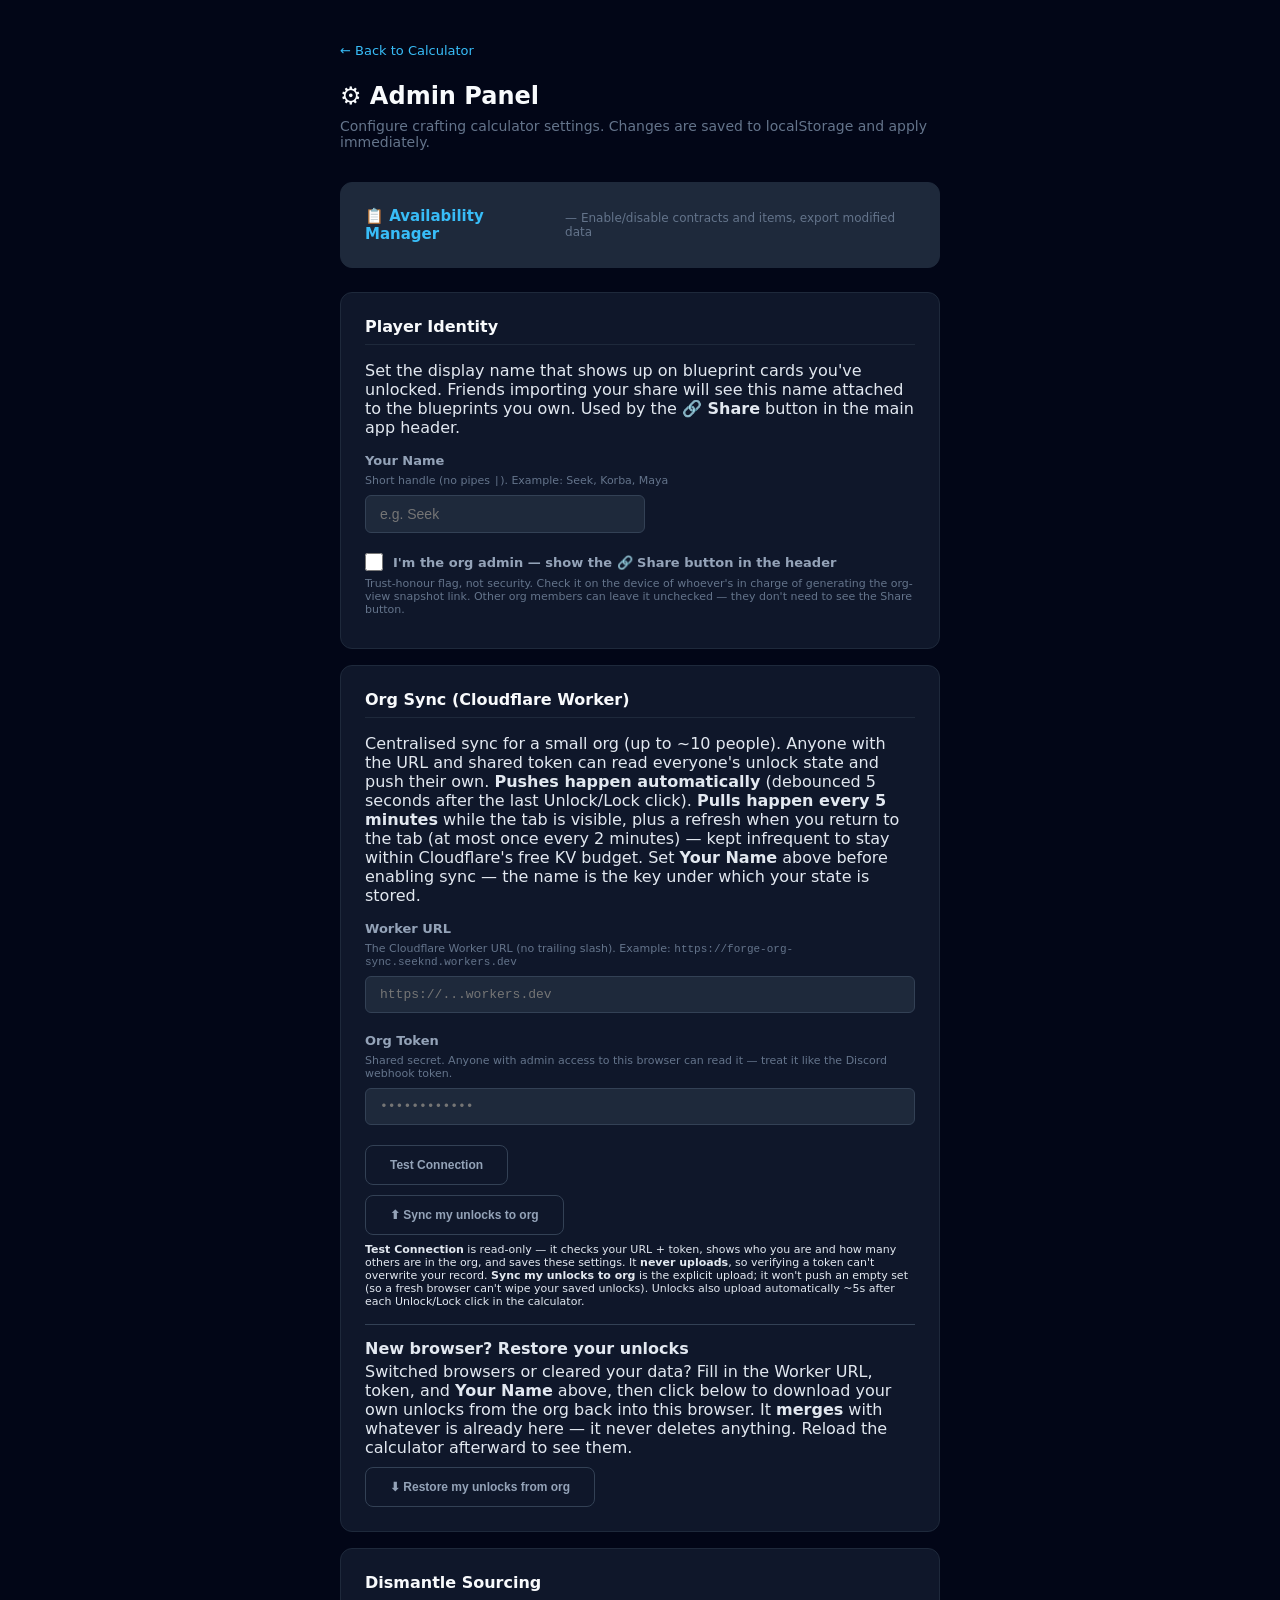
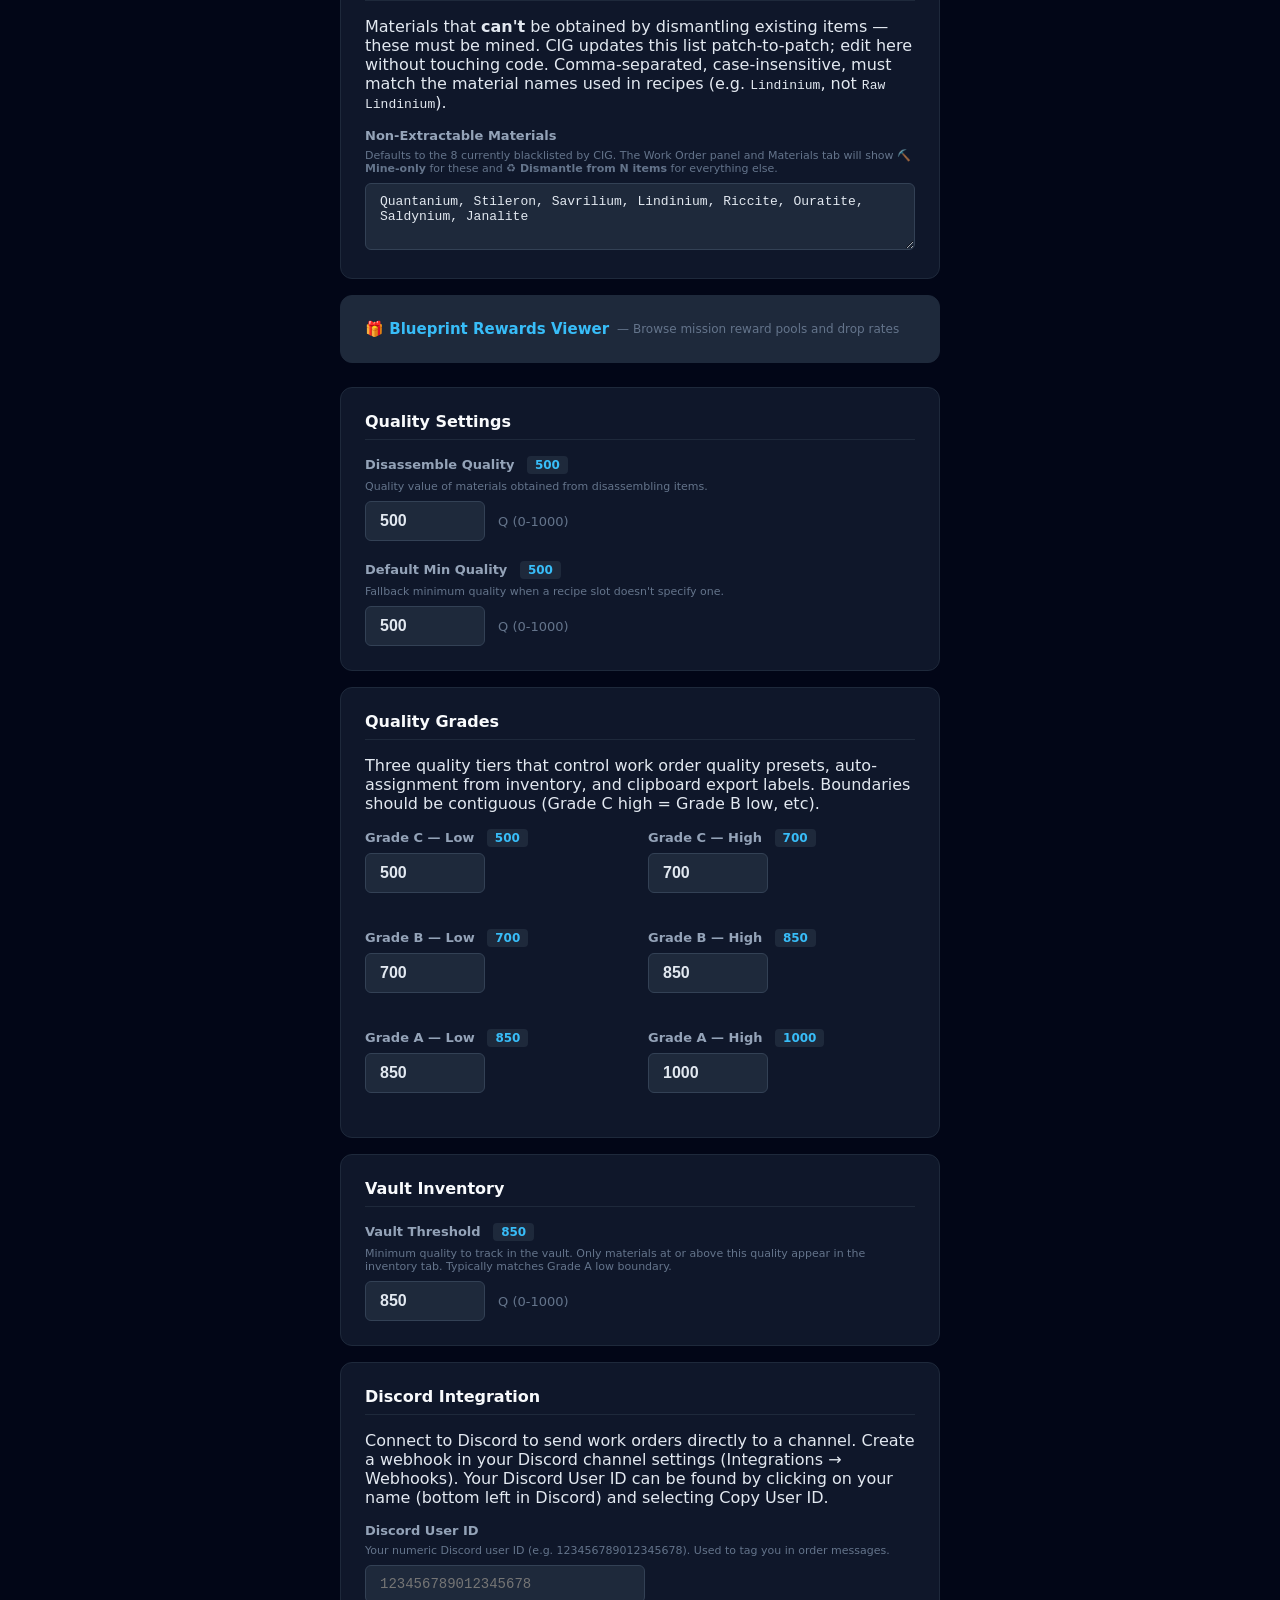
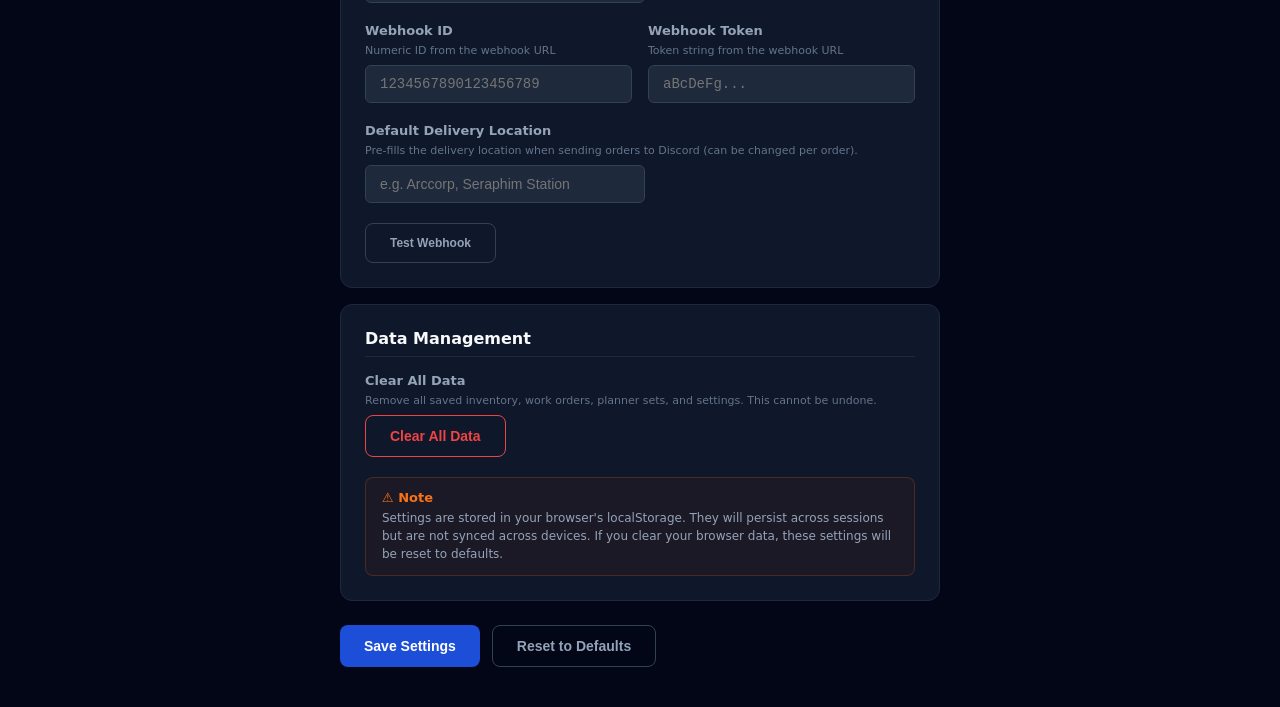
<file: admin/admin.html>
<!DOCTYPE html>
<html lang="en">
<head>
  <meta charset="UTF-8">
  <meta name="viewport" content="width=device-width, initial-scale=1.0">
  <title>Forge Admin Panel</title>
  <style>
    :root {
      --bg-deep: #020617;
      --bg-card: #0f172a;
      --bg-raised: #1e293b;
      --border: #1e293b;
      --border-light: #334155;
      --text: #e2e8f0;
      --text-dim: #94a3b8;
      --text-muted: #64748b;
      --accent: #38bdf8;
      --green: #059669;
      --orange: #f97316;
      --red: #ef4444;
    }
    * { margin: 0; padding: 0; box-sizing: border-box; }
    body {
      font-family: 'Segoe UI', -apple-system, system-ui, sans-serif;
      background: var(--bg-deep);
      color: var(--text);
      min-height: 100vh;
      padding: 40px 20px;
    }
    .container {
      max-width: 600px;
      margin: 0 auto;
    }
    h1 {
      font-size: 24px;
      font-weight: 800;
      color: #f8fafc;
      margin-bottom: 8px;
    }
    .subtitle {
      color: var(--text-muted);
      font-size: 14px;
      margin-bottom: 32px;
    }
    .card {
      background: var(--bg-card);
      border: 1px solid var(--border);
      border-radius: 12px;
      padding: 24px;
      margin-bottom: 16px;
    }
    .card h2 {
      font-size: 16px;
      font-weight: 700;
      color: #f8fafc;
      margin-bottom: 16px;
      padding-bottom: 8px;
      border-bottom: 1px solid var(--border);
    }
    .field {
      margin-bottom: 20px;
    }
    .field:last-child {
      margin-bottom: 0;
    }
    .field label {
      display: block;
      font-size: 13px;
      font-weight: 600;
      color: var(--text-dim);
      margin-bottom: 6px;
    }
    .field .desc {
      font-size: 11px;
      color: var(--text-muted);
      margin-bottom: 8px;
    }
    .field input[type="number"] {
      width: 120px;
      background: var(--bg-raised);
      border: 1px solid var(--border-light);
      color: var(--text);
      padding: 10px 14px;
      border-radius: 6px;
      font-size: 16px;
      font-weight: 600;
      outline: none;
    }
    .field input[type="number"]:focus {
      border-color: var(--accent);
    }
    .field .unit {
      display: inline-block;
      margin-left: 8px;
      color: var(--text-muted);
      font-size: 13px;
    }
    .actions {
      display: flex;
      gap: 12px;
      margin-top: 24px;
    }
    .btn {
      padding: 12px 24px;
      border-radius: 8px;
      font-size: 14px;
      font-weight: 700;
      cursor: pointer;
      border: none;
      transition: all 0.15s;
    }
    .btn-primary {
      background: #1d4ed8;
      color: #fff;
    }
    .btn-primary:hover {
      background: #2563eb;
    }
    .btn-secondary {
      background: transparent;
      border: 1px solid var(--border-light);
      color: var(--text-dim);
    }
    .btn-secondary:hover {
      color: var(--text);
      border-color: var(--text-muted);
    }
    .btn-danger {
      background: transparent;
      border: 1px solid var(--red);
      color: var(--red);
    }
    .btn-danger:hover {
      background: var(--red);
      color: #fff;
    }
    .toast {
      position: fixed;
      bottom: 20px;
      left: 50%;
      transform: translateX(-50%);
      background: var(--green);
      color: #fff;
      padding: 12px 24px;
      border-radius: 8px;
      font-size: 14px;
      font-weight: 600;
      opacity: 0;
      transition: opacity 0.3s;
      z-index: 999;
    }
    .toast.show {
      opacity: 1;
    }
    .back-link {
      display: inline-block;
      margin-bottom: 24px;
      color: var(--accent);
      text-decoration: none;
      font-size: 13px;
    }
    .back-link:hover {
      text-decoration: underline;
    }
    .warning {
      background: #7c2d1220;
      border: 1px solid #f9731633;
      border-radius: 8px;
      padding: 12px 16px;
      margin-top: 16px;
    }
    .warning-title {
      color: var(--orange);
      font-size: 13px;
      font-weight: 700;
      margin-bottom: 4px;
    }
    .warning-text {
      color: var(--text-dim);
      font-size: 12px;
      line-height: 1.5;
    }
    .current-value {
      display: inline-block;
      background: var(--bg-raised);
      padding: 2px 8px;
      border-radius: 4px;
      font-size: 12px;
      color: var(--accent);
      margin-left: 8px;
    }
  </style>
</head>
<body>
  <div class="container">
    <a href="../index.html" class="back-link">← Back to Calculator</a>
    
    <h1>⚙️ Admin Panel</h1>
    <p class="subtitle">Configure crafting calculator settings. Changes are saved to localStorage and apply immediately.</p>
    
    <div class="card" style="margin-bottom:24px;background:#1e293b">
      <a href="availability.html" style="color:#38bdf8;font-weight:700;font-size:15px;text-decoration:none;display:flex;align-items:center;gap:8px">📋 Availability Manager <span style="color:#64748b;font-weight:400;font-size:12px">— Enable/disable contracts and items, export modified data</span></a>
    </div>

    <div class="card">
      <h2>Player Identity</h2>
      <p class="desc" style="margin-bottom:16px">Set the display name that shows up on blueprint cards you've unlocked. Friends importing your share will see this name attached to the blueprints you own. Used by the <strong>🔗 Share</strong> button in the main app header.</p>

      <div class="field">
        <label>Your Name</label>
        <p class="desc">Short handle (no pipes <code>|</code>). Example: Seek, Korba, Maya</p>
        <input type="text" id="playerName" value="" placeholder="e.g. Seek" maxlength="40" style="width:280px;background:var(--bg-raised);border:1px solid var(--border-light);color:var(--text);padding:10px 14px;border-radius:6px;font-size:14px">
      </div>

      <div class="field" style="margin-top:14px">
        <label style="display:flex;align-items:center;gap:10px;cursor:pointer">
          <input type="checkbox" id="isAdmin" style="width:18px;height:18px;cursor:pointer">
          <span>I'm the <strong>org admin</strong> — show the <strong>🔗 Share</strong> button in the header</span>
        </label>
        <p class="desc" style="margin-top:6px">Trust-honour flag, not security. Check it on the device of whoever's in charge of generating the org-view snapshot link. Other org members can leave it unchecked — they don't need to see the Share button.</p>
      </div>
    </div>

    <div class="card">
      <h2>Org Sync (Cloudflare Worker)</h2>
      <p class="desc" style="margin-bottom:16px">Centralised sync for a small org (up to ~10 people). Anyone with the URL and shared token can read everyone's unlock state and push their own. <strong>Pushes happen automatically</strong> (debounced 5 seconds after the last Unlock/Lock click). <strong>Pulls happen every 5 minutes</strong> while the tab is visible, plus a refresh when you return to the tab (at most once every 2 minutes) — kept infrequent to stay within Cloudflare's free KV budget. Set <strong>Your Name</strong> above before enabling sync — the name is the key under which your state is stored.</p>

      <div class="field">
        <label>Worker URL</label>
        <p class="desc">The Cloudflare Worker URL (no trailing slash). Example: <code>https://forge-org-sync.seeknd.workers.dev</code></p>
        <input type="text" id="orgSyncUrl" value="" placeholder="https://...workers.dev" style="width:100%;background:var(--bg-raised);border:1px solid var(--border-light);color:var(--text);padding:10px 14px;border-radius:6px;font-size:13px;font-family:monospace">
      </div>

      <div class="field">
        <label>Org Token</label>
        <p class="desc">Shared secret. Anyone with admin access to this browser can read it — treat it like the Discord webhook token.</p>
        <input type="password" id="orgSyncToken" value="" placeholder="••••••••••••" style="width:100%;background:var(--bg-raised);border:1px solid var(--border-light);color:var(--text);padding:10px 14px;border-radius:6px;font-size:13px;font-family:monospace">
      </div>

      <div style="margin-top:12px;display:flex;gap:8px;align-items:center;flex-wrap:wrap">
        <button class="btn btn-secondary" onclick="testOrgSync()" style="font-size:12px" title="Verify the Worker URL + token and save these settings. Read-only — uploads nothing.">Test Connection</button>
        <span id="org-sync-status" style="font-size:12px;color:var(--text-muted)"></span>
      </div>
      <div style="margin-top:10px;display:flex;gap:8px;align-items:center;flex-wrap:wrap">
        <button class="btn btn-secondary" onclick="syncMyUnlocks()" style="font-size:12px" title="Upload this browser's unlocks to the org database now">⬆ Sync my unlocks to org</button>
        <span id="org-sync-push-status" style="font-size:12px;color:var(--text-muted)"></span>
      </div>
      <p class="desc" style="margin-top:8px;font-size:11px"><strong>Test Connection</strong> is read-only — it checks your URL + token, shows who you are and how many others are in the org, and saves these settings. It <strong>never uploads</strong>, so verifying a token can't overwrite your record. <strong>Sync my unlocks to org</strong> is the explicit upload; it won't push an empty set (so a fresh browser can't wipe your saved unlocks). Unlocks also upload automatically ~5s after each Unlock/Lock click in the calculator.</p>

      <div style="margin-top:16px;padding-top:14px;border-top:1px solid var(--border-light)">
        <label style="display:block;font-weight:600;margin-bottom:4px">New browser? Restore your unlocks</label>
        <p class="desc" style="margin-bottom:10px">Switched browsers or cleared your data? Fill in the Worker URL, token, and <strong>Your Name</strong> above, then click below to download your own unlocks from the org back into this browser. It <strong>merges</strong> with whatever is already here — it never deletes anything. Reload the calculator afterward to see them.</p>
        <div style="display:flex;gap:8px;align-items:center;flex-wrap:wrap">
          <button class="btn btn-secondary" onclick="restoreMyUnlocks()" style="font-size:12px" title="Pull your own unlocks from the org database into this browser">⬇ Restore my unlocks from org</button>
          <span id="org-restore-status" style="font-size:12px;color:var(--text-muted)"></span>
        </div>
      </div>
    </div>

    <div class="card">
      <h2>Dismantle Sourcing</h2>
      <p class="desc" style="margin-bottom:16px">Materials that <strong>can't</strong> be obtained by dismantling existing items — these must be mined. CIG updates this list patch-to-patch; edit here without touching code. Comma-separated, case-insensitive, must match the material names used in recipes (e.g. <code>Lindinium</code>, not <code>Raw Lindinium</code>).</p>

      <div class="field">
        <label>Non-Extractable Materials</label>
        <p class="desc">Defaults to the 8 currently blacklisted by CIG. The Work Order panel and Materials tab will show <strong>⛏️ Mine-only</strong> for these and <strong>♻️ Dismantle from N items</strong> for everything else.</p>
        <textarea id="nonExtractableMaterials" rows="3" style="width:100%;background:var(--bg-raised);border:1px solid var(--border-light);color:var(--text);padding:10px 14px;border-radius:6px;font-size:13px;font-family:monospace;resize:vertical" placeholder="Quantanium, Stileron, Savrilium, ...">Quantanium, Stileron, Savrilium, Lindinium, Riccite, Ouratite, Saldynium, Janalite</textarea>
      </div>
    </div>
    
    <div class="card" style="margin-bottom:24px;background:#1e293b">
      <a href="../blueprint_rewards_viewer.html" target="_blank" style="color:#38bdf8;font-weight:700;font-size:15px;text-decoration:none;display:flex;align-items:center;gap:8px">🎁 Blueprint Rewards Viewer <span style="color:#64748b;font-weight:400;font-size:12px">— Browse mission reward pools and drop rates</span></a>
    </div>
    
    <div class="card">
      <h2>Quality Settings</h2>
      
      <div class="field">
        <label>Disassemble Quality <span class="current-value" id="cv-disassembleQuality">500</span></label>
        <p class="desc">Quality value of materials obtained from disassembling items.</p>
        <input type="number" id="disassembleQuality" min="0" max="1000" step="10" value="500">
        <span class="unit">Q (0-1000)</span>
      </div>
      
      <div class="field">
        <label>Default Min Quality <span class="current-value" id="cv-defaultMinQuality">500</span></label>
        <p class="desc">Fallback minimum quality when a recipe slot doesn't specify one.</p>
        <input type="number" id="defaultMinQuality" min="0" max="1000" step="10" value="500">
        <span class="unit">Q (0-1000)</span>
      </div>
    </div>

    <div class="card">
      <h2>Quality Grades</h2>
      <p class="desc" style="margin-bottom:16px">Three quality tiers that control work order quality presets, auto-assignment from inventory, and clipboard export labels. Boundaries should be contiguous (Grade C high = Grade B low, etc).</p>
      
      <div style="display:grid;grid-template-columns:1fr 1fr;gap:16px">
        <div class="field">
          <label>Grade C — Low <span class="current-value" id="cv-gradeCLow">500</span></label>
          <input type="number" id="gradeCLow" min="0" max="1000" step="10" value="500">
        </div>
        <div class="field">
          <label>Grade C — High <span class="current-value" id="cv-gradeCHigh">700</span></label>
          <input type="number" id="gradeCHigh" min="0" max="1000" step="10" value="700">
        </div>
        <div class="field">
          <label>Grade B — Low <span class="current-value" id="cv-gradeBLow">700</span></label>
          <input type="number" id="gradeBLow" min="0" max="1000" step="10" value="700">
        </div>
        <div class="field">
          <label>Grade B — High <span class="current-value" id="cv-gradeBHigh">850</span></label>
          <input type="number" id="gradeBHigh" min="0" max="1000" step="10" value="850">
        </div>
        <div class="field">
          <label>Grade A — Low <span class="current-value" id="cv-gradeALow">850</span></label>
          <input type="number" id="gradeALow" min="0" max="1000" step="10" value="850">
        </div>
        <div class="field">
          <label>Grade A — High <span class="current-value" id="cv-gradeAHigh">1000</span></label>
          <input type="number" id="gradeAHigh" min="0" max="1000" step="10" value="1000">
        </div>
      </div>
    </div>

    <div class="card">
      <h2>Vault Inventory</h2>
      
      <div class="field">
        <label>Vault Threshold <span class="current-value" id="cv-vaultThreshold">850</span></label>
        <p class="desc">Minimum quality to track in the vault. Only materials at or above this quality appear in the inventory tab. Typically matches Grade A low boundary.</p>
        <input type="number" id="vaultThreshold" min="0" max="1000" step="10" value="850">
        <span class="unit">Q (0-1000)</span>
      </div>
    </div>
    
    <div class="card">
      <h2>Discord Integration</h2>
      <p class="desc" style="margin-bottom:16px">Connect to Discord to send work orders directly to a channel. Create a webhook in your Discord channel settings (Integrations → Webhooks). Your Discord User ID can be found by clicking on your name (bottom left in Discord) and selecting Copy User ID.</p>
      
      <div class="field">
        <label>Discord User ID</label>
        <p class="desc">Your numeric Discord user ID (e.g. 123456789012345678). Used to tag you in order messages.</p>
        <input type="text" id="discordUserId" value="" placeholder="123456789012345678" style="width:280px;background:var(--bg-raised);border:1px solid var(--border-light);color:var(--text);padding:10px 14px;border-radius:6px;font-size:14px;font-family:monospace">
      </div>
      
      <div style="display:grid;grid-template-columns:1fr 1fr;gap:16px">
        <div class="field">
          <label>Webhook ID</label>
          <p class="desc">Numeric ID from the webhook URL</p>
          <input type="text" id="discordWebhookId" value="" placeholder="1234567890123456789" style="width:100%;background:var(--bg-raised);border:1px solid var(--border-light);color:var(--text);padding:10px 14px;border-radius:6px;font-size:14px;font-family:monospace">
        </div>
        <div class="field">
          <label>Webhook Token</label>
          <p class="desc">Token string from the webhook URL</p>
          <input type="text" id="discordWebhookToken" value="" placeholder="aBcDeFg..." style="width:100%;background:var(--bg-raised);border:1px solid var(--border-light);color:var(--text);padding:10px 14px;border-radius:6px;font-size:14px;font-family:monospace">
        </div>
      </div>
      
      <div class="field">
        <label>Default Delivery Location</label>
        <p class="desc">Pre-fills the delivery location when sending orders to Discord (can be changed per order).</p>
        <input type="text" id="discordDefaultLocation" value="" placeholder="e.g. Arccorp, Seraphim Station" style="width:280px;background:var(--bg-raised);border:1px solid var(--border-light);color:var(--text);padding:10px 14px;border-radius:6px;font-size:14px">
      </div>
      
      <div style="margin-top:12px">
        <button class="btn btn-secondary" onclick="testWebhook()" style="font-size:12px">Test Webhook</button>
        <span id="webhook-status" style="margin-left:8px;font-size:12px;color:var(--text-muted)"></span>
      </div>
    </div>

    <div class="card">
      <h2>Data Management</h2>
      
      <div class="field">
        <label>Clear All Data</label>
        <p class="desc">Remove all saved inventory, work orders, planner sets, and settings. This cannot be undone.</p>
        <button class="btn btn-danger" onclick="clearAllData()">Clear All Data</button>
      </div>
      
      <div class="warning">
        <div class="warning-title">⚠️ Note</div>
        <div class="warning-text">
          Settings are stored in your browser's localStorage. They will persist across sessions but are not synced across devices.
          If you clear your browser data, these settings will be reset to defaults.
        </div>
      </div>
    </div>
    
    <div class="actions">
      <button class="btn btn-primary" onclick="saveSettings()">Save Settings</button>
      <button class="btn btn-secondary" onclick="resetDefaults()">Reset to Defaults</button>
    </div>
  </div>
  
  <div class="toast" id="toast"></div>
  
  <script>
    const LS = 'rc9_';
    const DEFAULTS = {
      disassembleQuality: 500,
      defaultMinQuality: 500,
      gradeCLow: 500,
      gradeCHigh: 700,
      gradeBLow: 700,
      gradeBHigh: 850,
      gradeALow: 850,
      gradeAHigh: 1000,
      vaultThreshold: 850
    };
    
    const ALL_KEYS = Object.keys(DEFAULTS);
    
    // Discord fields (stored as strings, separate from numeric config)
    const DISCORD_KEYS = ['discordUserId', 'discordWebhookId', 'discordWebhookToken', 'discordDefaultLocation'];
    // Other string-valued admin fields
    const STRING_KEYS = ['playerName', 'nonExtractableMaterials', 'orgSyncUrl', 'orgSyncToken'];
    // Boolean (checkbox) admin fields
    const BOOL_KEYS = ['isAdmin'];
    
    // Load current settings on page load
    function loadSettings() {
      try {
        const saved = localStorage.getItem(LS + 'adminConfig');
        if (saved) {
          const config = JSON.parse(saved);
          ALL_KEYS.forEach(key => {
            const input = document.getElementById(key);
            if (input) input.value = config[key] ?? DEFAULTS[key];
          });
          // Load Discord string fields
          DISCORD_KEYS.forEach(key => {
            const input = document.getElementById(key);
            if (input) input.value = config[key] || '';
          });
          // Load other string fields (with defaults for missing entries)
          const STRING_DEFAULTS = {
            playerName: '',
            nonExtractableMaterials: 'Quantanium, Stileron, Savrilium, Lindinium, Riccite, Ouratite, Saldynium, Janalite',
            orgSyncUrl: '',
            orgSyncToken: '',
          };
          STRING_KEYS.forEach(key => {
            const input = document.getElementById(key);
            if (input) input.value = config[key] !== undefined ? config[key] : (STRING_DEFAULTS[key] || '');
          });
          // Load boolean checkbox fields
          BOOL_KEYS.forEach(key => {
            const input = document.getElementById(key);
            if (input) input.checked = !!config[key];
          });
          updateDisplays(config);
        }
      } catch (e) {
        console.error('Failed to load settings:', e);
      }
    }
    
    function updateDisplays(config) {
      ALL_KEYS.forEach(key => {
        const el = document.getElementById('cv-' + key);
        if (el) el.textContent = config[key] ?? DEFAULTS[key];
      });
    }
    
    // Save settings to localStorage. Returns true on success.
    // Used by both the explicit Save Settings button (which then toasts) AND
    // the Test buttons (which save silently as a side effect).
    function saveSettingsSilent() {
      try {
        const config = {};
        ALL_KEYS.forEach(key => {
          config[key] = parseInt(document.getElementById(key)?.value) || DEFAULTS[key];
        });
        DISCORD_KEYS.forEach(key => {
          config[key] = (document.getElementById(key)?.value || '').trim();
        });
        STRING_KEYS.forEach(key => {
          const v = (document.getElementById(key)?.value || '').trim();
          // playerName can't contain '|' (delimiter in share payloads)
          config[key] = key === 'playerName' ? v.replace(/\|/g, '') : v;
        });
        // Save boolean checkbox fields
        BOOL_KEYS.forEach(key => {
          config[key] = !!document.getElementById(key)?.checked;
        });
        localStorage.setItem(LS + 'adminConfig', JSON.stringify(config));
        updateDisplays(config);
        return true;
      } catch (e) {
        console.error('saveSettingsSilent failed:', e);
        return false;
      }
    }

    // Save with user-facing toast — the explicit button at the top of the page.
    function saveSettings() {
      if (saveSettingsSilent()) {
        showToast('Settings saved!');
      } else {
        showToast('Failed to save settings');
      }
    }
    
    // Reset to defaults
    function resetDefaults() {
      if (!confirm('Reset all settings to default values?')) return;
      ALL_KEYS.forEach(key => {
        const input = document.getElementById(key);
        if (input) input.value = DEFAULTS[key];
      });
      // Don't clear Discord fields on reset — they're not "defaults"
      saveSettings();
      showToast('Reset to defaults');
    }
    
    // Test Discord webhook
    async function testWebhook() {
      const whId = (document.getElementById('discordWebhookId')?.value || '').trim();
      const whToken = (document.getElementById('discordWebhookToken')?.value || '').trim();
      const statusEl = document.getElementById('webhook-status');

      if (!whId || !whToken) {
        statusEl.textContent = '⚠️ Enter Webhook ID and Token first';
        statusEl.style.color = '#f97316';
        // Still save what's been typed so user doesn't lose other field edits
        saveSettingsSilent();
        return;
      }

      statusEl.textContent = 'Testing...';
      statusEl.style.color = 'var(--text-muted)';

      try {
        const uid = (document.getElementById('discordUserId')?.value || '').trim();
        const mention = uid ? `<@${uid}>` : 'A user';
        const url = `https://discord.com/api/webhooks/${whId}/${whToken}`;
        const resp = await fetch(url, {
          method: 'POST',
          headers: { 'Content-Type': 'application/json' },
          body: JSON.stringify({
            content: `✅ ${mention} has connected **Forge** to Discord!`,
          }),
        });
        if (resp.ok || resp.status === 204) {
          statusEl.textContent = '✅ Sent! Check your Discord channel. · settings saved';
          statusEl.style.color = '#059669';
        } else {
          const err = await resp.text();
          statusEl.textContent = `❌ Error ${resp.status}: ${err.slice(0, 80)}`;
          statusEl.style.color = '#ef4444';
        }
      } catch (e) {
        statusEl.textContent = `❌ Failed: ${e.message}`;
        statusEl.style.color = '#ef4444';
      } finally {
        // Save form values regardless of outcome (same logic as testOrgSync)
        saveSettingsSilent();
      }
    }

    // One-button merged flow for Org Sync:
    //   1. /health      — is the Worker reachable?
    //   2. /whoami      — who does the server think this token is, can it write?
    //   3. /sync        — push local unlocks (only if the token can write)
    //   4. /state       — count of users currently in the org
    //   5. saveSettings — persist URL + token + name to localStorage
    // Reports the combined result in the status line. Saves regardless of
    // outcome (so a typo'd token can be fixed and retried without re-typing
    // the rest of the form).
    // Pull this user's OWN unlocks from the org DB into this browser. Used when
    // someone switches browsers / clears storage — their state still lives in
    // KV under their name. Union-merge so it never deletes local data.
    async function restoreMyUnlocks() {
      const url = (document.getElementById('orgSyncUrl')?.value || '').trim().replace(/\/$/, '');
      const token = (document.getElementById('orgSyncToken')?.value || '').trim();
      const name = (document.getElementById('playerName')?.value || '').trim();
      const status = document.getElementById('org-restore-status');
      if (!url || !token || !name) {
        status.textContent = '⚠️ Enter the Worker URL, token, and Your Name above first';
        status.style.color = '#f97316';
        return;
      }
      status.textContent = 'Restoring…';
      status.style.color = 'var(--text-muted)';
      try {
        const resp = await fetch(`${url}/state`, { headers: { 'X-Forge-Token': token } });
        if (!resp.ok) {
          status.textContent = resp.status === 401 ? '❌ Auth failed — token rejected by Worker' : `❌ Couldn't read org state (HTTP ${resp.status})`;
          status.style.color = '#ef4444';
          return;
        }
        const data = await resp.json().catch(() => ({}));
        const users = Array.isArray(data.users) ? data.users : [];
        // Case-insensitive name match (handles e.g. Algorythm vs algorythm)
        const mine = users.find(u => u && u.name && u.name.toLowerCase() === name.toLowerCase());
        if (!mine) {
          status.textContent = `⚠️ No record found for “${name}” in the org yet — nothing to restore`;
          status.style.color = '#f97316';
          return;
        }
        const serverKeys = Array.isArray(mine.unlocked) ? mine.unlocked : [];
        let local = [];
        try { const raw = localStorage.getItem(LS + 'unlocked'); if (raw) { const p = JSON.parse(raw); if (Array.isArray(p)) local = p; } } catch {}
        const merged = Array.from(new Set([...local, ...serverKeys]));
        const added = merged.length - local.length;
        localStorage.setItem(LS + 'unlocked', JSON.stringify(merged));
        status.textContent = `✅ Restored ${serverKeys.length} unlock${serverKeys.length === 1 ? '' : 's'} from org (${added} new here) — reload the calculator to see them`;
        status.style.color = '#059669';
      } catch (e) {
        status.textContent = `❌ ${e.message || 'Network error'}`;
        status.style.color = '#ef4444';
      }
    }

    // Explicitly upload THIS browser's unlocks to the org DB. Separate from
    // Test Connection so verifying a token never writes. Skips an empty set so
    // a fresh browser can't snapshot-replace (wipe) the user's KV record.
    async function syncMyUnlocks() {
      const url = (document.getElementById('orgSyncUrl')?.value || '').trim().replace(/\/$/, '');
      const token = (document.getElementById('orgSyncToken')?.value || '').trim();
      const name = (document.getElementById('playerName')?.value || '').trim();
      const status = document.getElementById('org-sync-push-status');
      if (!url || !token || !name) {
        status.textContent = '⚠️ Enter the Worker URL, token, and Your Name above first';
        status.style.color = '#f97316';
        return;
      }
      let unlocked = [];
      try { const raw = localStorage.getItem(LS + 'unlocked'); if (raw) { const p = JSON.parse(raw); if (Array.isArray(p)) unlocked = p; } } catch {}
      if (unlocked.length === 0) {
        status.textContent = '⚠️ Nothing to sync — this browser has no unlocks. (To clear your org record, delete it in Cloudflare.)';
        status.style.color = '#f97316';
        return;
      }
      status.textContent = 'Syncing…';
      status.style.color = 'var(--text-muted)';
      try {
        const resp = await fetch(`${url}/sync`, {
          method: 'POST',
          headers: { 'Content-Type': 'application/json', 'X-Forge-Token': token },
          body: JSON.stringify({ name, unlocked, ts: Math.floor(Date.now() / 1000) }),
        });
        if (resp.ok) {
          const d = await resp.json().catch(() => ({}));
          status.textContent = `✅ Synced ${unlocked.length} unlock${unlocked.length === 1 ? '' : 's'} to org${d.name ? ' as ' + d.name : ''}`;
          status.style.color = '#059669';
        } else if (resp.status === 401) {
          status.textContent = '❌ Auth failed — token rejected by Worker';
          status.style.color = '#ef4444';
        } else if (resp.status === 403) {
          status.textContent = '🛑 This token is read-only — can’t sync';
          status.style.color = '#ef4444';
        } else {
          status.textContent = `❌ Sync failed (HTTP ${resp.status})`;
          status.style.color = '#ef4444';
        }
      } catch (e) {
        status.textContent = `❌ ${e.message || 'Network error'}`;
        status.style.color = '#ef4444';
      }
    }

    async function testOrgSync() {
      const rawUrl = (document.getElementById('orgSyncUrl')?.value || '').trim();
      const url = rawUrl.replace(/\/$/, '');
      const token = (document.getElementById('orgSyncToken')?.value || '').trim();
      const name = (document.getElementById('playerName')?.value || '').trim();
      const status = document.getElementById('org-sync-status');

      // Always save form values when this button is pressed — see comment above.
      const finalizeSave = () => { saveSettingsSilent(); };

      if (!url) {
        status.textContent = '⚠️ Enter the Worker URL first';
        status.style.color = '#f97316';
        finalizeSave();
        return;
      }
      status.textContent = 'Testing...';
      status.style.color = 'var(--text-muted)';

      try {
        // ─── 1. /health ──────────────────────────────────────────────
        const h = await fetch(`${url}/health`);
        if (!h.ok) {
          status.textContent = `❌ Worker unreachable (HTTP ${h.status})`;
          status.style.color = '#ef4444';
          return;
        }
        if (!token) {
          status.textContent = '⚠️ Worker reachable — enter token to test auth';
          status.style.color = '#f97316';
          return;
        }

        // ─── 2. /whoami ──────────────────────────────────────────────
        const whoResp = await fetch(`${url}/whoami`, { headers: { 'X-Forge-Token': token } });
        if (whoResp.status === 401) {
          status.textContent = '❌ Auth failed — token rejected by Worker';
          status.style.color = '#ef4444';
          return;
        }
        let identity = null;
        if (whoResp.ok) {
          try { identity = await whoResp.json(); } catch {}
        }

        // Build the "who am I" prefix for the status line
        let whoText, identityIcon = '✅', identityColor = '#059669';
        if (identity) {
          if (identity.name) {
            whoText = `Connected as ${identity.name}` + (identity.mode === 'per-user' ? ' (per-user)' : '');
          } else if (identity.isAdmin && identity.canWrite) {
            whoText = 'Connected with admin token (legacy mode)';
            identityIcon = '⚠️'; identityColor = '#f59e0b';
          } else if (identity.isAdmin && !identity.canWrite) {
            whoText = 'Connected with admin token (read-only — per-user mode active)';
            identityIcon = '🛑'; identityColor = '#ef4444';
          } else {
            whoText = 'Connected (unknown identity)';
          }
        } else {
          whoText = 'Connected'; // Older Worker without /whoami
        }

        // ─── 3. /state — user count (READ-ONLY, no push) ─────────────
        // Test Connection is purely diagnostic now: uploading is a separate,
        // explicit action ("Sync my unlocks to org") so that verifying a token
        // can never overwrite this user's org record. Report "N others
        // currently in org" — exclude ourselves (case-insensitive).
        const s = await fetch(`${url}/state`, { headers: { 'X-Forge-Token': token } });
        let userCountText = '';
        if (s.ok) {
          const data = await s.json().catch(() => ({}));
          const serverUsers = Array.isArray(data.users) ? data.users : [];
          const myKnownName = (identity && identity.name) || name;
          const others = myKnownName
            ? serverUsers.filter(u => u && u.name && u.name.toLowerCase() !== myKnownName.toLowerCase()).length
            : serverUsers.length;
          userCountText = ` — ${others} other${others === 1 ? '' : 's'} currently in org`;
        }

        // ─── Status line + save ──────────────────────────────────────
        status.textContent = `${identityIcon} ${whoText}${userCountText} · settings saved`;
        status.style.color = identityColor;
      } catch (e) {
        status.textContent = `❌ ${e.message || 'Network error'}`;
        status.style.color = '#ef4444';
      } finally {
        // ─── 5. Persist URL + token + name regardless of outcome ────
        finalizeSave();
      }
    }

    // Clear all data
    function clearAllData() {
      if (!confirm('This will delete ALL your saved data including inventory, work orders, and settings.\n\nAre you sure?')) return;
      if (!confirm('FINAL WARNING: This cannot be undone. Continue?')) return;
      
      try {
        // Clear all localStorage keys with our prefix
        Object.keys(localStorage).forEach(key => {
          if (key.startsWith(LS) || key.startsWith('rc8_') || key.startsWith('rc7_')) {
            localStorage.removeItem(key);
          }
        });
        showToast('All data cleared');
        setTimeout(() => location.reload(), 1000);
      } catch (e) {
        showToast('Failed to clear data');
        console.error(e);
      }
    }
    
    // Toast notification
    function showToast(msg) {
      const toast = document.getElementById('toast');
      toast.textContent = msg;
      toast.classList.add('show');
      setTimeout(() => toast.classList.remove('show'), 2000);
    }
    
    // Initialize
    loadSettings();
  </script>
</body>
</html>
</file>
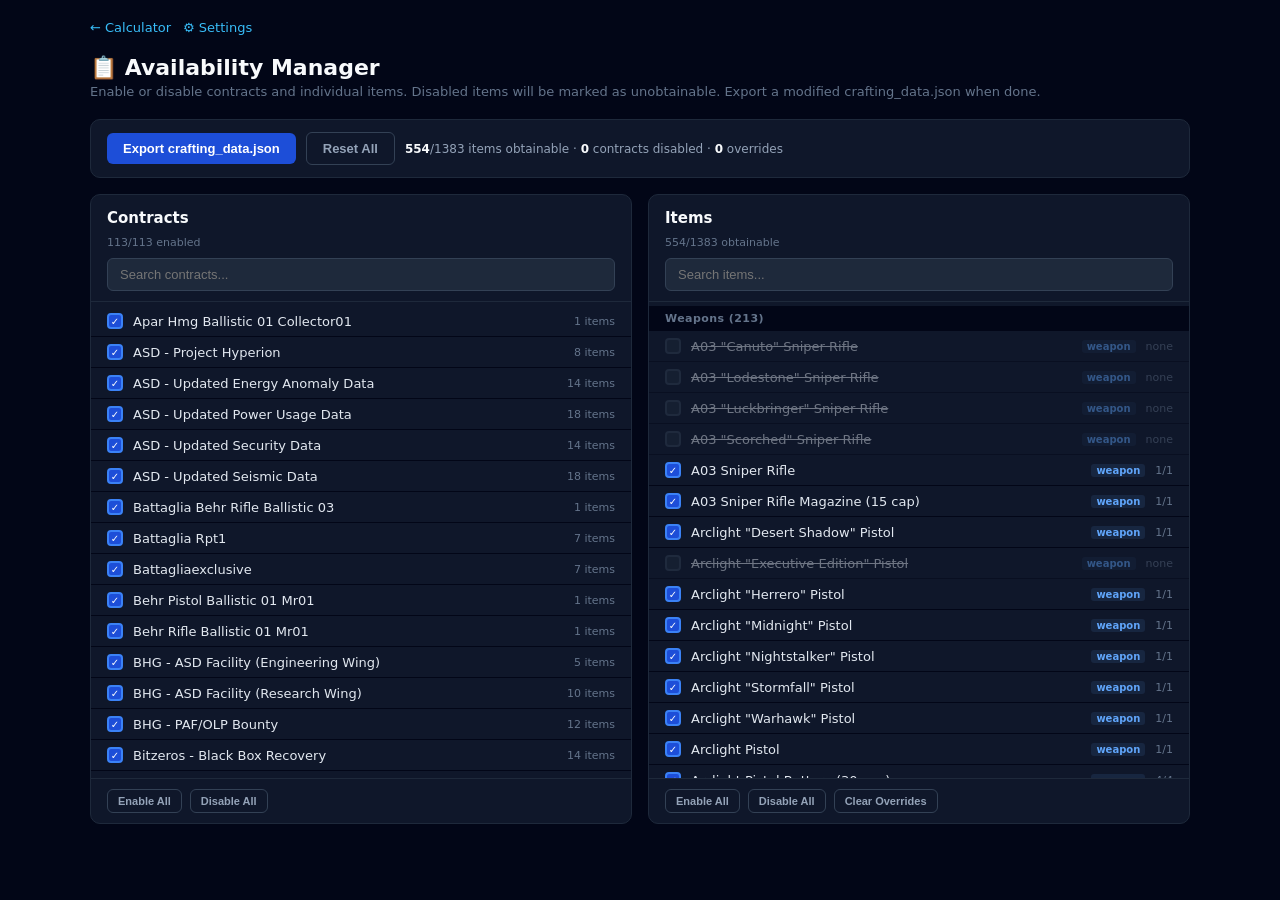
<file: admin/availability.html>
<!DOCTYPE html>
<html lang="en">
<head>
  <meta charset="UTF-8">
  <meta name="viewport" content="width=device-width, initial-scale=1.0">
  <title>Forge — Availability Manager</title>
  <style>
    :root {
      --bg-deep:#020617;--bg-card:#0f172a;--bg-raised:#1e293b;
      --border:#1e293b;--border-light:#334155;
      --text:#e2e8f0;--text-dim:#94a3b8;--text-muted:#64748b;
      --accent:#38bdf8;--green:#059669;--orange:#f97316;--red:#ef4444;
    }
    *{margin:0;padding:0;box-sizing:border-box}
    body{font-family:'Segoe UI',-apple-system,system-ui,sans-serif;background:var(--bg-deep);color:var(--text);min-height:100vh;padding:20px}
    .container{max-width:1100px;margin:0 auto}
    h1{font-size:22px;font-weight:800;color:#f8fafc;margin-bottom:4px}
    .subtitle{color:var(--text-muted);font-size:13px;margin-bottom:20px}
    .back-link{display:inline-block;margin-bottom:16px;color:var(--accent);text-decoration:none;font-size:13px}
    .back-link:hover{text-decoration:underline}
    .nav-links{display:flex;gap:12px;margin-bottom:20px}
    .nav-links a{color:var(--accent);text-decoration:none;font-size:13px}
    .nav-links a:hover{text-decoration:underline}

    /* Layout */
    .panels{display:grid;grid-template-columns:1fr 1fr;gap:16px}
    @media(max-width:768px){.panels{grid-template-columns:1fr}}
    .panel{background:var(--bg-card);border:1px solid var(--border);border-radius:10px;display:flex;flex-direction:column;max-height:70vh}
    .panel-header{padding:14px 16px 10px;border-bottom:1px solid var(--border);flex-shrink:0}
    .panel-header h2{font-size:15px;font-weight:700;color:#f8fafc;margin-bottom:4px}
    .panel-header .count{font-size:11px;color:var(--text-muted)}
    .panel-search{width:100%;background:var(--bg-raised);border:1px solid var(--border-light);color:var(--text);padding:8px 12px;border-radius:6px;font-size:13px;outline:none;margin-top:8px}
    .panel-search:focus{border-color:var(--accent)}
    .panel-body{overflow-y:auto;flex:1;padding:4px 0}
    .panel-footer{padding:10px 16px;border-top:1px solid var(--border);flex-shrink:0;display:flex;gap:8px;align-items:center;flex-wrap:wrap}

    /* Rows */
    .row{display:flex;align-items:center;gap:10px;padding:7px 16px;border-bottom:1px solid var(--bg-deep);cursor:pointer;transition:background .1s;font-size:13px}
    .row:hover{background:var(--bg-raised)}
    .row.disabled{opacity:.45}
    .row.disabled .row-name{text-decoration:line-through}
    .row-toggle{width:16px;height:16px;border-radius:4px;border:2px solid var(--border-light);background:var(--bg-raised);flex-shrink:0;display:flex;align-items:center;justify-content:center;font-size:10px;transition:all .15s}
    .row.enabled .row-toggle{background:#1d4ed8;border-color:#3b82f6;color:#fff}
    .row-name{flex:1;min-width:0;overflow:hidden;text-overflow:ellipsis;white-space:nowrap;color:var(--text)}
    .row-meta{font-size:11px;color:var(--text-muted);flex-shrink:0;white-space:nowrap}
    .row-badge{font-size:10px;padding:1px 5px;border-radius:3px;font-weight:600;flex-shrink:0}
    .badge-default{background:rgba(5,150,105,.15);color:#34d399}
    .badge-override{background:rgba(234,179,8,.15);color:#facc15}
    .badge-type{background:rgba(96,165,250,.1);color:#60a5fa}

    /* Group headers inside items panel */
    .group-header{padding:6px 16px;color:var(--text-muted);font-size:11px;font-weight:700;letter-spacing:.04em;background:var(--bg-deep);position:sticky;top:0;z-index:1}

    /* Actions bar */
    .actions-bar{display:flex;gap:10px;align-items:center;flex-wrap:wrap;margin-bottom:16px;padding:12px 16px;background:var(--bg-card);border:1px solid var(--border);border-radius:10px}
    .btn{padding:8px 16px;border-radius:6px;font-size:13px;font-weight:700;cursor:pointer;border:none;transition:all .15s}
    .btn-primary{background:#1d4ed8;color:#fff}.btn-primary:hover{background:#2563eb}
    .btn-secondary{background:transparent;border:1px solid var(--border-light);color:var(--text-dim)}.btn-secondary:hover{color:var(--text);border-color:var(--text-muted)}
    .btn-danger{background:transparent;border:1px solid var(--red);color:var(--red)}.btn-danger:hover{background:var(--red);color:#fff}
    .btn-sm{padding:5px 10px;font-size:11px}
    .stat{font-size:12px;color:var(--text-dim)}.stat b{color:#f8fafc}

    /* Toast */
    .toast{position:fixed;bottom:20px;left:50%;transform:translateX(-50%);background:var(--green);color:#fff;padding:10px 24px;border-radius:8px;font-size:13px;font-weight:600;opacity:0;transition:opacity .3s;z-index:999;pointer-events:none}
    .toast.show{opacity:1}
  </style>
</head>
<body>
  <div class="container">
    <div class="nav-links">
      <a href="../index.html">← Calculator</a>
      <a href="admin.html">⚙️ Settings</a>
    </div>

    <h1>📋 Availability Manager</h1>
    <p class="subtitle">Enable or disable contracts and individual items. Disabled items will be marked as unobtainable. Export a modified crafting_data.json when done.</p>

    <div class="actions-bar" id="actions-bar">
      <button class="btn btn-primary" onclick="exportJson()">Export crafting_data.json</button>
      <button class="btn btn-secondary" onclick="resetAll()">Reset All</button>
      <span class="stat" id="stat-summary"></span>
    </div>

    <div class="panels">
      <!-- Contracts Panel -->
      <div class="panel">
        <div class="panel-header">
          <h2>Contracts</h2>
          <span class="count" id="contract-count"></span>
          <input type="text" class="panel-search" id="contract-search" placeholder="Search contracts..." oninput="renderContracts()">
        </div>
        <div class="panel-body" id="contract-list"></div>
        <div class="panel-footer">
          <button class="btn btn-sm btn-secondary" onclick="toggleAllContracts(true)">Enable All</button>
          <button class="btn btn-sm btn-secondary" onclick="toggleAllContracts(false)">Disable All</button>
        </div>
      </div>

      <!-- Items Panel -->
      <div class="panel">
        <div class="panel-header">
          <h2>Items</h2>
          <span class="count" id="item-count"></span>
          <input type="text" class="panel-search" id="item-search" placeholder="Search items..." oninput="renderItems()">
        </div>
        <div class="panel-body" id="item-list"></div>
        <div class="panel-footer">
          <button class="btn btn-sm btn-secondary" onclick="toggleAllItems(true)">Enable All</button>
          <button class="btn btn-sm btn-secondary" onclick="toggleAllItems(false)">Disable All</button>
          <button class="btn btn-sm btn-secondary" onclick="clearOverrides()">Clear Overrides</button>
        </div>
      </div>
    </div>
  </div>

  <div class="toast" id="toast"></div>

  <script>
    let DATA = null;
    let allContracts = [];   // [{name, itemCount, items:[{type,key,name}]}]
    let allItems = [];       // [{type, key, name, category, sources:[], isDefault, baseObtainable}]

    // State
    let disabledContracts = new Set();  // contract names
    let itemOverrides = {};              // {itemKey: true|false} — manual overrides

    const LS = 'rc9_avail_';

    // ── Load ──
    async function init() {
      try {
        const r = await fetch('../data/crafting_data.json');
        DATA = await r.json();
      } catch (e) {
        document.getElementById('contract-list').innerHTML = '<div style="padding:20px;color:var(--red)">Failed to load crafting_data.json</div>';
        return;
      }

      buildIndexes();
      loadState();
      renderContracts();
      renderItems();
      updateStats();
    }

    function buildIndexes() {
      // Build item index
      const itemMap = new Map(); // key -> item entry

      const addItems = (arr, type, category) => {
        arr.forEach(item => {
          const name = type === 'set' ? item.set_name : item.name;
          const key = type + '|' + name;
          const sources = (item.sources || []).filter(s => s.type !== 'DEFAULT').map(s => s.mission);
          const isDefault = (item.sources || []).some(s => s.type === 'DEFAULT');
          const baseObtainable = item.is_obtainable !== false;
          itemMap.set(key, { type, key, name, category, sources, isDefault, baseObtainable });
        });
      };

      addItems(DATA.armor_sets || [], 'set', 'Armor Sets');
      addItems(DATA.armor_pieces || [], 'piece', 'Armor Pieces');
      addItems(DATA.weapons || [], 'weapon', 'Weapons');
      addItems(DATA.backpacks || [], 'backpack', 'Backpacks');
      addItems(DATA.undersuits || [], 'undersuit', 'Undersuits');
      addItems(DATA.flightsuits || [], 'flightsuit', 'Flightsuits');
      // Also include helmet splits
      const ush = (DATA.undersuits || []).filter(u => u.piece_type === 'helmet');
      const fsh = (DATA.flightsuits || []).filter(f => f.piece_type === 'helmet');

      allItems = [...itemMap.values()];
      allItems.sort((a, b) => a.name.localeCompare(b.name));

      // Build contract index
      const contractMap = new Map(); // mission name -> {name, items: Set}
      allItems.forEach(item => {
        item.sources.forEach(mission => {
          if (!contractMap.has(mission)) contractMap.set(mission, { name: mission, items: new Set() });
          contractMap.get(mission).items.add(item.key);
        });
      });

      allContracts = [...contractMap.values()].map(c => ({
        name: c.name,
        itemCount: c.items.size,
        items: [...c.items],
      }));
      allContracts.sort((a, b) => a.name.localeCompare(b.name));
    }

    // ── State ──
    function loadState() {
      try {
        const dc = localStorage.getItem(LS + 'contracts');
        if (dc) disabledContracts = new Set(JSON.parse(dc));
        const io = localStorage.getItem(LS + 'overrides');
        if (io) itemOverrides = JSON.parse(io);
      } catch (e) {}
    }

    function saveState() {
      try {
        localStorage.setItem(LS + 'contracts', JSON.stringify([...disabledContracts]));
        localStorage.setItem(LS + 'overrides', JSON.stringify(itemOverrides));
      } catch (e) {}
    }

    // ── Computed obtainability ──
    function isItemObtainable(item) {
      // Manual override takes priority
      if (item.key in itemOverrides) return itemOverrides[item.key];
      // Default blueprints are always obtainable (unless overridden)
      if (item.isDefault) return true;
      // Item is obtainable if it has at least one enabled source
      if (!item.sources.length) return item.baseObtainable;
      return item.sources.some(m => !disabledContracts.has(m));
    }

    function hasOverride(item) {
      return item.key in itemOverrides;
    }

    // ── Render Contracts ──
    function renderContracts() {
      const q = (document.getElementById('contract-search').value || '').toLowerCase();
      const filtered = allContracts.filter(c => !q || c.name.toLowerCase().includes(q));
      const enabled = allContracts.filter(c => !disabledContracts.has(c.name)).length;

      document.getElementById('contract-count').textContent = `${enabled}/${allContracts.length} enabled`;
      document.getElementById('contract-list').innerHTML = filtered.map(c => {
        const on = !disabledContracts.has(c.name);
        return `<div class="row ${on ? 'enabled' : 'disabled'}" onclick="toggleContract('${esc(c.name)}')">
          <div class="row-toggle">${on ? '✓' : ''}</div>
          <span class="row-name" title="${esc(c.name)}">${esc(c.name)}</span>
          <span class="row-meta">${c.itemCount} items</span>
        </div>`;
      }).join('');
    }

    // ── Render Items ──
    function renderItems() {
      const q = (document.getElementById('item-search').value || '').toLowerCase();
      const filtered = allItems.filter(it => !q || it.name.toLowerCase().includes(q) || it.category.toLowerCase().includes(q));

      const obtainable = allItems.filter(it => isItemObtainable(it)).length;
      document.getElementById('item-count').textContent = `${obtainable}/${allItems.length} obtainable`;

      // Group by category
      const groups = {};
      filtered.forEach(it => {
        if (!groups[it.category]) groups[it.category] = [];
        groups[it.category].push(it);
      });

      let html = '';
      for (const [cat, items] of Object.entries(groups)) {
        html += `<div class="group-header">${esc(cat)} (${items.length})</div>`;
        items.forEach(it => {
          const on = isItemObtainable(it);
          const overridden = hasOverride(it);
          const badges = [];
          if (it.isDefault) badges.push('<span class="row-badge badge-default">DEFAULT</span>');
          if (overridden) badges.push('<span class="row-badge badge-override">OVERRIDE</span>');
          const srcCount = it.sources.length;
          const enabledSrc = it.sources.filter(m => !disabledContracts.has(m)).length;
          const srcMeta = srcCount ? `${enabledSrc}/${srcCount}` : (it.isDefault ? 'default' : 'none');

          html += `<div class="row ${on ? 'enabled' : 'disabled'}" onclick="toggleItem('${esc(it.key)}')">
            <div class="row-toggle">${on ? '✓' : ''}</div>
            <span class="row-name" title="${esc(it.name)}">${esc(it.name)}</span>
            ${badges.join('')}
            <span class="row-badge badge-type">${it.type}</span>
            <span class="row-meta">${srcMeta}</span>
          </div>`;
        });
      }

      document.getElementById('item-list').innerHTML = html || '<div style="padding:20px;color:var(--text-muted)">No items match</div>';
    }

    // ── Actions ──
    function toggleContract(name) {
      if (disabledContracts.has(name)) disabledContracts.delete(name);
      else disabledContracts.add(name);
      saveState(); renderContracts(); renderItems(); updateStats();
    }

    function toggleItem(key) {
      const item = allItems.find(it => it.key === key);
      if (!item) return;
      const current = isItemObtainable(item);
      // Set override to opposite of current computed state
      itemOverrides[key] = !current;
      saveState(); renderItems(); updateStats();
    }

    function toggleAllContracts(enable) {
      if (enable) disabledContracts.clear();
      else allContracts.forEach(c => disabledContracts.add(c.name));
      saveState(); renderContracts(); renderItems(); updateStats();
    }

    function toggleAllItems(enable) {
      allItems.forEach(it => { itemOverrides[it.key] = enable; });
      saveState(); renderItems(); updateStats();
    }

    function clearOverrides() {
      itemOverrides = {};
      saveState(); renderItems(); updateStats();
      toast('Overrides cleared');
    }

    function resetAll() {
      if (!confirm('Reset all contract and item availability to defaults?')) return;
      disabledContracts.clear();
      itemOverrides = {};
      saveState(); renderContracts(); renderItems(); updateStats();
      toast('Reset to defaults');
    }

    function updateStats() {
      const obtainable = allItems.filter(it => isItemObtainable(it)).length;
      const disContracts = disabledContracts.size;
      const overrides = Object.keys(itemOverrides).length;
      document.getElementById('stat-summary').innerHTML =
        `<b>${obtainable}</b>/${allItems.length} items obtainable · <b>${disContracts}</b> contracts disabled · <b>${overrides}</b> overrides`;
    }

    // ── Export ──
    function exportJson() {
      if (!DATA) return;
      // Deep clone
      const out = JSON.parse(JSON.stringify(DATA));

      // Build item obtainability lookup
      const obtMap = {};
      allItems.forEach(it => { obtMap[it.key] = isItemObtainable(it); });

      // Apply to armor_pieces
      (out.armor_pieces || []).forEach(p => {
        const k = 'piece|' + p.name;
        if (k in obtMap) p.is_obtainable = obtMap[k];
      });

      // Apply to armor_sets: set is obtainable if any piece is
      (out.armor_sets || []).forEach(s => {
        const sk = 'set|' + s.set_name;
        if (sk in obtMap) {
          s.is_obtainable = obtMap[sk];
        } else {
          // Fallback: set obtainable if any piece is
          const anyPiece = s.pieces.some(p => {
            const pk = 'piece|' + p.name;
            return obtMap[pk] !== false;
          });
          s.is_obtainable = anyPiece;
        }
      });

      // Apply to weapons, backpacks, undersuits, flightsuits
      const applyToArray = (arr, type) => {
        (arr || []).forEach(item => {
          const k = type + '|' + item.name;
          if (k in obtMap) item.is_obtainable = obtMap[k];
        });
      };
      applyToArray(out.weapons, 'weapon');
      applyToArray(out.backpacks, 'backpack');
      applyToArray(out.undersuits, 'undersuit');
      applyToArray(out.flightsuits, 'flightsuit');

      // Download
      const blob = new Blob([JSON.stringify(out, null, 2)], { type: 'application/json' });
      const url = URL.createObjectURL(blob);
      const a = document.createElement('a');
      a.href = url; a.download = 'crafting_data.json';
      document.body.appendChild(a); a.click(); a.remove();
      URL.revokeObjectURL(url);
      toast('Exported crafting_data.json');
    }

    // ── Helpers ──
    function esc(s) { return s ? s.replace(/&/g, '&amp;').replace(/</g, '&lt;').replace(/>/g, '&gt;').replace(/"/g, '&quot;').replace(/'/g, '&#39;') : ''; }

    function toast(msg) {
      const el = document.getElementById('toast');
      el.textContent = msg; el.classList.add('show');
      setTimeout(() => el.classList.remove('show'), 2000);
    }

    init();
  </script>
</body>
</html>
</file>
<file: css/style.css>
/* ═══════════════════════════════════════════════
   Forge Crafting Calculator v10
   Obtain Filter + Blueprint Unlock System
   ═══════════════════════════════════════════════ */
:root{--bg-deep:#020617;--bg-card:#0f172a;--bg-raised:#1e293b;--bg-input:#0f172a;--border:#1e293b;--border-light:#334155;--text:#e2e8f0;--text-dim:#94a3b8;--text-muted:#64748b;--text-faint:#475569;--accent:#38bdf8;--accent-dim:#38bdf833;--green:#059669;--green-dim:#05966933;--orange:#f97316;--orange-dim:#f9731622;--red:#ef4444;--red-dim:#ef444422;--purple:#a855f7;--purple-dim:#a855f722;--radius:8px;--radius-sm:5px}
*{margin:0;padding:0;box-sizing:border-box}
body{font-family:'Segoe UI',-apple-system,system-ui,sans-serif;background:var(--bg-deep);color:var(--text);min-height:100vh;line-height:1.5}

/* HEADER */
#header{background:linear-gradient(180deg,#0f172a,#020617);border-bottom:1px solid var(--border);position:sticky;top:0;z-index:100}
.header-inner{max-width:1280px;margin:0 auto;padding:12px 16px 0}
.header-top{display:flex;align-items:center;justify-content:space-between;margin-bottom:10px}
.brand h1{font-size:18px;font-weight:800;color:#f8fafc;letter-spacing:-.02em}
.brand .accent{color:var(--accent)}
.subtitle{color:var(--text-faint);font-size:11px;margin-top:2px}
.unit-toggle{background:var(--bg-raised);border:1px solid var(--border-light);color:var(--text-dim);padding:4px 12px;border-radius:14px;font-size:12px;font-weight:700;cursor:pointer;transition:all .15s}
.unit-toggle:hover{border-color:var(--accent);color:var(--accent)}
.unit-toggle.active{background:var(--accent-dim);border-color:var(--accent);color:var(--accent)}
nav#tabs{display:flex;gap:1px;overflow-x:auto}
.tab{background:transparent;border:none;color:var(--text-muted);padding:8px 16px;font-size:13px;cursor:pointer;white-space:nowrap;border-radius:var(--radius) var(--radius) 0 0;transition:color .15s,background .15s}
.tab:hover{color:var(--text-dim)}.tab.active{background:var(--bg-raised);color:#f8fafc;font-weight:700}
.tab-badge{background:#1d4ed8;color:#fff;font-size:10px;padding:1px 6px;border-radius:10px;font-weight:700}.tab-badge:empty{display:none}

/* MAIN */
#main{max-width:1280px;margin:0 auto;padding:16px}
.tab-content{display:none}.tab-content.active{display:block}
.section-intro{margin-bottom:16px}.section-intro h2{font-size:18px;color:#f8fafc;margin-bottom:4px}

/* HOME */
.hero{text-align:center;padding:40px 16px 24px}
.hero-title{font-size:28px;font-weight:800;color:#f8fafc;letter-spacing:-.03em}
.hero-sub{color:var(--text-dim);font-size:15px;margin-top:8px;max-width:500px;margin:8px auto 0}
.pipeline{display:flex;align-items:center;justify-content:center;margin:0 auto 32px;max-width:700px;flex-wrap:wrap}
.pipe-step{flex:1;min-width:140px;text-align:center;padding:20px 12px;background:var(--bg-card);border:1px solid var(--border);border-radius:12px}
.pipe-icon{font-size:28px;margin-bottom:6px}.pipe-label{font-size:16px;font-weight:800;color:#f8fafc}
.pipe-desc{font-size:12px;color:var(--text-muted);margin-top:4px;line-height:1.4}
.pipe-arrow{font-size:24px;color:var(--text-faint);padding:0 12px;flex-shrink:0}
.home-cards{display:grid;grid-template-columns:repeat(auto-fill,minmax(220px,1fr));gap:12px;margin-bottom:40px}
.home-card{background:var(--bg-card);border:1px solid var(--border);border-radius:12px;padding:20px;cursor:pointer;transition:border-color .15s,transform .1s}
.home-card:hover{border-color:var(--accent);transform:translateY(-2px)}
.home-card h3{font-size:15px;font-weight:700;color:#f8fafc;margin-bottom:6px}
.home-card p{font-size:12px;color:var(--text-muted);line-height:1.5}
.home-card-stat{display:block;margin-top:8px;font-size:12px;color:var(--accent);font-weight:700}
.changelog{max-width:700px;margin:0 auto}
.changelog h3{font-size:16px;font-weight:700;color:#f8fafc;margin-bottom:12px;padding-bottom:8px;border-bottom:1px solid var(--border)}
.cl-entry{margin-bottom:16px}.cl-ver{font-size:13px;font-weight:700;color:var(--accent)}
.cl-date{font-size:11px;color:var(--text-faint);margin-left:8px}
.cl-body{font-size:13px;color:var(--text-dim);margin-top:4px;line-height:1.5}.cl-body li{margin-left:16px;margin-top:2px}

/* CATEGORY BAR */
.cat-bar{display:flex;margin-bottom:14px;background:var(--bg-card);border:1px solid var(--border);border-radius:10px;overflow:hidden}
.cat-btn{flex:1;display:flex;flex-direction:column;align-items:center;justify-content:center;padding:14px 16px;background:transparent;border:none;cursor:pointer;transition:all .15s;color:var(--text-muted);border-right:1px solid var(--border)}
.cat-btn:last-child{border-right:none}.cat-btn:hover{background:#1e293b66;color:var(--text-dim)}
.cat-btn.active{background:linear-gradient(180deg,#1e40af,#1d4ed8);color:#fff;box-shadow:inset 0 -2px 0 #60a5fa}
.cat-label{font-size:15px;font-weight:700;line-height:1.2}.cat-count{font-size:11px;opacity:.6;margin-top:2px}

/* FILTERS */
.filter-panel{background:var(--bg-card);border:1px solid var(--border);border-radius:10px;padding:10px 14px;margin-bottom:12px;display:flex;align-items:center;gap:10px}
.fp-groups{display:flex;align-items:center;gap:10px;flex-wrap:wrap;flex:1}
.fp-group{display:flex;align-items:center;gap:6px;flex-wrap:wrap}
.fp-label{color:var(--text-faint);font-size:10px;font-weight:700;text-transform:uppercase;letter-spacing:.08em;white-space:nowrap;min-width:36px}
.fp-sep{width:1px;height:24px;background:var(--border-light);flex-shrink:0}
.fp-chips{display:flex;gap:3px;flex-wrap:wrap}
.fp-chip{background:transparent;border:1px solid var(--border-light);color:var(--text-muted);padding:3px 10px;border-radius:14px;font-size:12px;cursor:pointer;transition:all .12s;white-space:nowrap;line-height:1.4}
.fp-chip:hover{color:var(--text);border-color:var(--text-faint)}
.fp-chip.active{background:var(--accent-dim);border-color:var(--accent);color:var(--accent);font-weight:600}
.fp-chip.active[data-fv="light"]{background:#4ade8022;border-color:#4ade80;color:#4ade80}
.fp-chip.active[data-fv="medium"]{background:#facc1522;border-color:#facc15;color:#facc15}
.fp-chip.active[data-fv="heavy"]{background:#ef444422;border-color:#ef4444;color:#ef4444}
.fp-chip.active[data-fv="superheavy"]{background:#a855f722;border-color:#a855f7;color:#c084fc}
.fp-chip.active[data-fv="ballistic"]{background:var(--orange-dim);border-color:var(--orange);color:var(--orange)}
.fp-chip.active[data-fv="energy"]{background:var(--purple-dim);border-color:var(--purple);color:var(--purple)}
.fp-chip.active[data-fv="obtainable"]{background:var(--green-dim);border-color:var(--green);color:var(--green)}
.fp-chip.active[data-fv="unlocked"]{background:var(--green-dim);border-color:var(--green);color:var(--green)}
.fp-chip.active[data-fv="locked"]{background:var(--orange-dim);border-color:var(--orange);color:var(--orange)}
.fp-clear{background:transparent;border:1px solid var(--border-light);color:var(--text-faint);padding:3px 10px;border-radius:14px;font-size:11px;cursor:pointer;white-space:nowrap;flex-shrink:0}
.fp-clear:hover{color:var(--red);border-color:var(--red)}

/* SEARCH */
.search-input{width:100%;background:var(--bg-input);border:1px solid var(--border);color:var(--text);padding:9px 12px;border-radius:var(--radius);font-size:14px;outline:none;margin-bottom:10px}
.search-input:focus{border-color:var(--accent)}.search-input::placeholder{color:var(--text-faint)}
.results-info{color:var(--text-muted);font-size:12px;margin-bottom:8px}

/* CARDS */
.card-grid{display:grid;gap:8px}.card-grid.two-col{grid-template-columns:repeat(auto-fill,minmax(340px,1fr))}
.item-card{background:var(--bg-card);border:1px solid var(--border);border-radius:10px;transition:border-color .15s;position:relative}
.item-card:has(.sources-wrap:hover),.item-card:has(.sources-wrap:focus-within){z-index:1000}
.item-card.in-wo{border-color:#1d4ed8}
.item-card.locked{opacity:0.7;border-color:#47556966}
.item-card.expanded .card-body{display:block}
.card-header{padding:12px 14px;cursor:pointer;display:flex;align-items:center;justify-content:space-between;gap:10px;user-select:none;border-radius:inherit}
.item-card.expanded .card-header{border-radius:10px 10px 0 0}
.card-header:hover{background:#0f172a88}
.card-title{color:#f8fafc;font-weight:700;font-size:15px}
.card-meta{display:flex;align-items:center;gap:6px;margin-top:4px;flex-wrap:wrap}.card-meta span{font-size:12px}
.card-chips{display:flex;gap:3px;margin-top:6px;flex-wrap:wrap}
.card-arrow{color:var(--text-faint);font-size:14px;flex-shrink:0;transition:transform .15s}
.item-card.expanded .card-arrow{transform:rotate(180deg)}
.card-body{display:none;padding:0 14px 14px;border-top:1px solid var(--border)}
.piece-row{display:flex;align-items:center;justify-content:space-between;padding:6px 0;border-bottom:1px solid #1e293b33;gap:8px}
.piece-row:last-child{border-bottom:none}
.piece-type{color:var(--text-faint);font-size:10px;width:58px;text-transform:uppercase;font-weight:700;flex-shrink:0}
.piece-name{color:var(--text);font-size:13px}
.piece-recipe{margin-left:58px;margin-top:2px}
.piece-stats{text-align:right;flex-shrink:0;margin-left:8px}
.piece-stats .cscu{color:var(--text-dim);font-size:12px}.piece-stats .time{color:var(--text-muted);font-size:11px}
.bp-picker{background:#1e293b44;border-radius:var(--radius);padding:10px;margin-top:8px}
.bp-picker-label{color:var(--text-dim);font-size:11px;font-weight:700;margin-bottom:6px}
.bp-picker-btns{display:flex;flex-wrap:wrap;gap:4px}
.bp-pick-btn{background:transparent;border:1px solid var(--border-light);color:var(--text-dim);border-radius:var(--radius-sm);padding:3px 8px;font-size:11px;cursor:pointer}
.missing-warn{background:var(--orange-dim);border:1px solid #f9731633;border-radius:6px;padding:6px 10px;font-size:12px;color:var(--orange);margin-top:8px}
.btn-wo{width:100%;margin-top:10px;background:#1d4ed8;border:none;color:#fff;padding:9px;border-radius:var(--radius);font-size:12px;font-weight:700;cursor:pointer}
.btn-wo:hover{background:#2563eb}.btn-wo.in-wo{background:var(--green)}

/* LOCK/UNLOCK SYSTEM */
.badge-locked{font-size:12px;margin-left:4px}
.badge-unlocked{font-size:10px;margin-left:4px;color:var(--green)}
.wo-btn-row{display:flex;align-items:center;gap:6px;width:100%;margin-top:10px;flex-wrap:wrap}
.locked-badge{color:var(--text-faint);font-size:12px;font-weight:600}
.btn-unlock{background:transparent;border:1px solid var(--accent);color:var(--accent);padding:5px 14px;border-radius:var(--radius);font-size:11px;font-weight:700;cursor:pointer;transition:all .15s}
.btn-unlock:hover{background:var(--accent-dim);border-color:var(--accent)}
.btn-relock{background:transparent;border:1px solid var(--border-light);color:var(--text-faint);padding:5px 10px;border-radius:var(--radius);font-size:12px;cursor:pointer;transition:all .15s;flex-shrink:0}
.btn-relock:hover{background:var(--orange-dim);border-color:var(--orange);color:var(--orange)}
.btn-request{background:transparent;border:1px solid var(--purple);color:var(--purple);padding:5px 12px;border-radius:var(--radius);font-size:11px;font-weight:700;cursor:pointer;transition:all .15s}
.btn-request:hover{background:var(--purple-dim)}
.btn-request.in-req{background:var(--purple-dim);border-color:var(--purple);color:#e9d5ff}
.cc-unlocked{color:var(--green);font-size:10px;font-weight:600}

/* Order Tabs */
.wo-otab.request{border-color:var(--purple);color:var(--purple)}
.wo-otab.request.active{background:var(--purple-dim);border-color:var(--purple);color:#e9d5ff}

/* Move Dropdown */
.wo-move-sel{background:var(--bg-input);border:1px solid var(--border-light);color:var(--text-dim);padding:4px 8px;border-radius:var(--radius-sm);font-size:11px;cursor:pointer}
.wo-move-sel:hover{border-color:var(--text-faint)}

/* BADGES */
.badge{display:inline-block;padding:2px 8px;border-radius:4px;font-size:11px;font-weight:700;text-transform:uppercase;letter-spacing:.04em;white-space:nowrap;line-height:1.4}
.badge-light{background:#4ade8022;color:#4ade80;border:1px solid #4ade8055}
.badge-medium{background:#facc1522;color:#facc15;border:1px solid #facc1555}
.badge-heavy{background:#ef444422;color:#ef4444;border:1px solid #ef444455}
.badge-superheavy{background:#a855f722;color:#c084fc;border:1px solid #a855f755}
.badge-role{background:var(--accent-dim);color:var(--accent);border:1px solid #38bdf855}
.badge-ballistic{background:var(--orange-dim);color:var(--orange);border:1px solid #f9731655}
.badge-energy{background:var(--purple-dim);color:var(--purple);border:1px solid #a855f755}
.badge-distortion{background:#06b6d422;color:#06b6d4;border:1px solid #06b6d455}
.badge-component{background:#3b82f622;color:#60a5fa;border:1px solid #3b82f655;font-size:10px}
.badge-progress{display:inline-flex;align-items:center;background:rgba(245,158,11,.15);color:#fbbf24;border:1px solid rgba(245,158,11,.4);border-radius:4px;padding:1px 6px;font-size:10px;font-weight:700;letter-spacing:.04em}
.badge-wanted{font-size:11px;color:#fbbf24;margin-left:3px;display:inline-flex;align-items:center}
.owner-chip{display:inline-flex;align-items:center;gap:2px;background:rgba(59,130,246,.13);color:#93c5fd;border:1px solid rgba(59,130,246,.35);border-radius:10px;padding:1px 8px;font-size:10px;font-weight:600;line-height:1.4;letter-spacing:.02em;white-space:nowrap}
.owner-chip.me{background:rgba(34,197,94,.16);color:#86efac;border-color:rgba(34,197,94,.45)}
.owner-chip.more{background:rgba(100,116,139,.18);color:#cbd5e1;border-color:rgba(100,116,139,.4);cursor:help}
.badge-size{display:inline-flex;align-items:center;background:#1e293b88;color:#cbd5e1;border:1px solid #47556966;border-radius:4px;padding:1px 6px;font-size:10px;font-weight:700;letter-spacing:.04em}
.badge-class{display:inline-flex;align-items:center;border-radius:4px;padding:1px 6px;font-size:10px;font-weight:700;letter-spacing:.04em}
.badge-class-Mil{background:rgba(34,197,94,.15);color:#86efac;border:1px solid rgba(34,197,94,.4)}
.badge-class-Cmp{background:rgba(244,114,182,.15);color:#f9a8d4;border:1px solid rgba(244,114,182,.4)}
.badge-class-Sth{background:rgba(100,116,139,.2);color:#cbd5e1;border:1px solid rgba(100,116,139,.5)}
.badge-class-Civ{background:rgba(59,130,246,.15);color:#93c5fd;border:1px solid rgba(59,130,246,.4)}
.badge-class-Ind{background:rgba(234,88,12,.15);color:#fdba74;border:1px solid rgba(234,88,12,.4)}
.btn-want{background:transparent;border:1px solid #f59e0b66;color:#fbbf24;border-radius:6px;padding:5px 10px;font-size:11px;font-weight:600;cursor:pointer;transition:background .15s,color .15s}
.btn-want:hover{background:rgba(245,158,11,.12)}
.btn-want.is-wanted{background:rgba(245,158,11,.18);color:#fef3c7;border-color:#fbbf24}
.piece-lock{font-size:11px;display:inline-flex;align-items:center;width:14px;justify-content:center;flex-shrink:0}
.piece-lock.unlocked{color:var(--green)}
.piece-lock.locked{filter:grayscale(0.4);opacity:.7}
.piece-lock.clickable{cursor:pointer;width:auto;min-width:14px;padding:1px 3px;border-radius:4px;transition:background .12s,transform .1s;user-select:none}
.piece-lock.clickable:hover{background:var(--bg-raised);transform:scale(1.18)}
.piece-lock.locked.clickable:hover{opacity:1;filter:none}
.piece-row-locked{opacity:.65}
.piece-row-locked .piece-name{color:var(--text-dim)}
.piece-row-unlocked .piece-name{color:#e2e8f0}
.missing-bp{color:#fbbf24;font-size:11px;margin-top:6px;font-weight:600}
.missing-bp-name{color:#fde68a;background:rgba(245,158,11,.1);border:1px solid rgba(245,158,11,.25);border-radius:3px;padding:0 5px;margin:0 2px;font-weight:700;text-transform:uppercase;letter-spacing:.04em;font-size:10px}
.item-card.partial-set{border-color:rgba(245,158,11,.35)}
.badge-wtype{background:#47556966;color:var(--text);border:1px solid #47556966;font-size:10px}
.badge-set{background:#47556944;color:var(--text-dim);border:1px solid #47556966;font-size:10px}
.badge-partial{color:var(--orange);font-size:11px;font-weight:700}
.badge-env{color:var(--text-dim);font-size:10px;font-weight:700}
.badge-use{display:inline-block;padding:2px 7px;border-radius:4px;font-size:10px;font-weight:700;text-transform:uppercase}
.badge-use-armor{background:#38bdf822;color:#38bdf8;border:1px solid #38bdf844}
.badge-use-weapons{background:var(--orange-dim);color:var(--orange);border:1px solid #f9731644}
.badge-use-undersuits{background:var(--purple-dim);color:var(--purple);border:1px solid #a855f744}
.badge-use-backpacks{background:var(--green-dim);color:var(--green);border:1px solid #05966944}
.badge-use-ship-weapons{background:#fb716022;color:#fb7185;border:1px solid #fb718544}
.badge-use-ship-components{background:#06b6d422;color:#22d3ee;border:1px solid #06b6d444}
.chip{display:inline-flex;align-items:center;gap:3px;background:var(--bg-raised);border:1px solid var(--border-light);border-radius:5px;padding:2px 7px;font-size:12px;color:var(--text);white-space:nowrap}
.chip .qty{color:var(--text-dim);font-weight:600}
.chip.green{background:var(--green-dim);border-color:#05966966}
.chip.catalyst{background:transparent;border:1px dashed #33415588;color:var(--text-muted);font-size:11px}

/* PLANNER */
.planner-layout{display:flex;gap:20px;flex-wrap:wrap}
.planner-slots{flex:1;min-width:300px;display:grid;gap:8px}
.planner-summary{width:340px;flex-shrink:0;background:var(--bg-card);border:1px solid var(--border);border-radius:10px;padding:16px;align-self:flex-start;position:sticky;top:100px}
.planner-summary h3{font-size:14px;color:#f8fafc;margin-bottom:10px}
.planner-materials{display:grid;gap:4px}
.planner-slot{background:var(--bg-card);border:1px solid var(--border);border-radius:var(--radius);padding:12px}
.planner-slot-label{font-size:11px;color:var(--text-faint);text-transform:uppercase;font-weight:700;letter-spacing:.05em;margin-bottom:6px}
.planner-slot select{width:100%;background:var(--bg-input);border:1px solid var(--border);color:var(--text);padding:8px;border-radius:var(--radius-sm);font-size:13px;outline:none;cursor:pointer}
.planner-slot select option{background:var(--bg-card)}
.planner-actions{display:flex;gap:6px;flex-wrap:wrap;margin-top:12px}
.saved-sets{margin-top:16px}
.saved-set{background:var(--bg-raised);border-radius:var(--radius-sm);padding:8px 10px;margin-bottom:6px;display:flex;justify-content:space-between;align-items:center}
.saved-set-name{color:var(--text);font-size:13px;font-weight:600;cursor:pointer}

/* VAULT (formerly Inventory) */
.vault-layout{display:flex;gap:20px;flex-wrap:wrap}
.vault-inputs{width:360px;flex-shrink:0;display:grid;gap:4px;align-self:flex-start;position:sticky;top:100px;max-height:calc(100vh - 120px);overflow-y:auto}
.vault-results{flex:1;min-width:300px}
.vault-header{padding:8px 10px;margin-bottom:4px}
.vault-title{font-size:13px;font-weight:700;color:var(--green)}
.vault-hint{display:block;margin-top:2px}
.inventory-layout{display:flex;gap:20px;flex-wrap:wrap}
.inventory-inputs{width:360px;flex-shrink:0;display:grid;gap:4px;align-self:flex-start;position:sticky;top:100px;max-height:calc(100vh - 120px);overflow-y:auto}
.inventory-results{flex:1;min-width:300px}
.inv-mat-group{background:var(--bg-card);border:1px solid var(--border);border-radius:var(--radius-sm);padding:8px 10px}
.inv-mat-group.has-vault{border-color:rgba(5,150,105,0.3);background:rgba(5,150,105,0.03)}
.inv-mat-header{display:flex;align-items:center;justify-content:space-between;margin-bottom:4px}
.inv-mat-name{font-size:13px;font-weight:700;color:var(--text)}
.inv-mat-total{font-size:11px;color:var(--text-muted)}
.inv-batch{display:flex;align-items:center;gap:6px;margin-top:4px}
.inv-batch input[type="number"]{width:60px;background:var(--bg-input);border:1px solid var(--border);color:var(--accent);padding:3px 5px;border-radius:4px;font-size:12px;text-align:right;outline:none;font-weight:700}
.inv-batch input[type="number"]:focus{border-color:var(--accent)}
.inv-batch-q{display:flex;align-items:center;gap:3px}
.inv-batch-q input[type="number"]{width:50px;color:var(--text)}
.inv-batch-q-label{font-size:10px;color:var(--text-faint)}
.inv-add-batch{background:transparent;border:1px dashed var(--border-light);color:var(--text-faint);padding:2px 8px;border-radius:4px;font-size:11px;cursor:pointer;margin-top:4px}
.inv-add-batch:hover{color:var(--accent);border-color:var(--accent)}
.inv-rm-batch{background:transparent;border:none;color:var(--red);cursor:pointer;font-size:14px;padding:0 2px}
.unit-label{color:var(--text-faint);font-size:10px}
.q-bar-sm{display:inline-block;width:40px;height:5px;background:var(--bg-raised);border-radius:3px;overflow:hidden;vertical-align:middle;margin-left:3px}
.q-fill{height:100%;border-radius:3px}

.inv-progress{height:3px;background:var(--bg-raised);border-radius:2px;margin-top:8px;overflow:hidden}
.inv-progress-bar{height:100%;border-radius:2px;transition:width .3s}
.inv-pct{font-size:12px;font-weight:700;margin-top:4px}
.inv-actions{display:flex;gap:4px;margin-top:8px}

/* WORK ORDERS */
.wo-top-bar{display:flex;align-items:center;gap:8px;margin-bottom:12px;flex-wrap:wrap}
.wo-order-tabs{display:flex;gap:4px;flex-wrap:wrap;flex:1}
.wo-otab-wrap{display:flex;align-items:center;background:var(--bg-card);border:1px solid var(--border);border-radius:var(--radius);overflow:hidden;transition:all .12s}
.wo-otab-wrap:hover{border-color:var(--text-faint)}
.wo-otab-wrap.active{background:#1d4ed8;border-color:#1d4ed8}
.wo-otab-wrap.active .wo-otab-main{color:#fff;font-weight:700}
.wo-otab-wrap.active .wo-otab-edit,.wo-otab-wrap.active .wo-otab-del{color:#fff;opacity:.7}
.wo-otab-wrap.active .wo-otab-edit:hover,.wo-otab-wrap.active .wo-otab-del:hover{opacity:1}
.wo-otab-wrap.request{border-color:var(--purple)}
.wo-otab-wrap.request.active{background:var(--purple-dim);border-color:var(--purple)}
.wo-otab-wrap.request .wo-otab-main{color:var(--purple)}
.wo-otab-wrap.request.active .wo-otab-main{color:#e9d5ff}
.wo-otab-main{background:transparent;border:none;color:var(--text-muted);padding:6px 8px 6px 12px;font-size:12px;cursor:pointer;white-space:nowrap;max-width:150px;overflow:hidden;text-overflow:ellipsis}
.wo-otab-main:hover{color:var(--text)}
.wo-otab-count{opacity:.6;font-size:10px;margin-left:4px}
.wo-otab-edit,.wo-otab-del{background:transparent;border:none;color:var(--text-faint);padding:4px 4px;font-size:10px;cursor:pointer;opacity:.5;transition:opacity .12s}
.wo-otab-edit:hover{opacity:1}
.wo-otab-del:hover{opacity:1;color:var(--red)}
.wo-otab-del{padding-right:8px}
.wo-layout{display:flex;gap:20px;flex-wrap:wrap}
.wo-items{flex:1;min-width:300px}.wo-sidebar{width:340px;flex-shrink:0;display:grid;gap:12px;align-self:flex-start;position:sticky;top:100px}
.wo-panel{background:var(--bg-card);border:1px solid var(--border);border-radius:10px;padding:16px}
.wo-panel h3{font-size:14px;color:#f8fafc;margin-bottom:10px}
.wo-item{background:var(--bg-card);border:1px solid var(--border);border-radius:var(--radius);padding:12px 14px;margin-bottom:6px;transition:opacity .2s}
.wo-item.crafted{opacity:.4;border-color:var(--green)}
.wo-item-top{display:flex;align-items:flex-start;justify-content:space-between;gap:8px}
.wo-item-info{flex:1;min-width:0}
.wo-item-name{color:#f8fafc;font-weight:700;font-size:14px}
.wo-item-badges{display:flex;gap:4px;flex-wrap:wrap;margin-top:3px}
.wo-item-right{text-align:right;flex-shrink:0}
.wo-item-cost{color:var(--accent);font-size:13px;font-weight:700}
.wo-item-time{color:var(--text-faint);font-size:11px}
.wo-item-bottom{display:flex;align-items:center;justify-content:space-between;gap:8px;margin-top:8px}
.wo-qty{display:flex;align-items:center}
.wo-qty button{background:var(--bg-raised);border:1px solid var(--border-light);color:var(--text);width:28px;height:28px;font-size:14px;cursor:pointer;display:flex;align-items:center;justify-content:center}
.wo-qty button:first-child{border-radius:var(--radius-sm) 0 0 var(--radius-sm)}
.wo-qty button:last-child{border-radius:0 var(--radius-sm) var(--radius-sm) 0}
.wo-qty button:hover{background:var(--border-light)}
.wo-qty-val{background:var(--bg-input);border-top:1px solid var(--border-light);border-bottom:1px solid var(--border-light);color:var(--accent);font-size:14px;font-weight:700;width:40px;height:28px;text-align:center;line-height:28px}
.wo-item-actions{display:flex;gap:6px;align-items:center}
.btn-craft{background:var(--green);border:none;color:#fff;padding:5px 14px;border-radius:var(--radius-sm);font-size:11px;font-weight:700;cursor:pointer}
.btn-craft:hover{background:#047857}
.btn-craft.done{background:var(--bg-raised);color:var(--green);border:1px solid var(--green)}
.btn-mine{background:transparent;border:1px solid #f59e0b66;color:#fbbf24;padding:5px 12px;border-radius:var(--radius-sm);font-size:11px;font-weight:700;cursor:pointer;transition:background .15s}
.btn-mine:hover{background:rgba(245,158,11,.12)}

/* ═══════════════════════════════════════════════
   View-mode (ORG/index.html — read-only snapshot)
   ═══════════════════════════════════════════════ */
/* Hide every editing surface. Card content stays, owner chips stay,
   filters stay, search stays. Anything that mutates state is killed. */
body.view-mode .wo-btn-row,
body.view-mode .btn-unlock,
body.view-mode .btn-want,
body.view-mode .btn-relock,
body.view-mode .btn-wo,
body.view-mode .btn-request,
body.view-mode .btn-craft,
body.view-mode .btn-mine,
body.view-mode .bp-share-bar,
body.view-mode #f-unlock,
body.view-mode #global-filters .fp-group:has(#f-unlock){
  display:none !important;
}
/* Subtitle tinted to indicate read-only state */
body.view-mode #subtitle{
  color:#fbbf24;
  font-weight:600;
}
/* Don't allow any cursor:pointer that implies "click me to act" — except expand/collapse on cards */
body.view-mode .item-card.locked{opacity:1} /* no "this is locked" dimming since there's no concept of lock */
body.view-mode .badge-locked,
body.view-mode .badge-unlocked,
body.view-mode .badge-wanted,
body.view-mode .badge-progress,
body.view-mode .missing-bp,
body.view-mode .piece-lock{display:none !important}

/* Recycle / mine chips — WO slot annotations + Materials tab */
.wo-slot-recycle{display:inline-flex;align-items:center;gap:3px;background:rgba(5,150,105,.13);color:#34d399;border:1px solid rgba(5,150,105,.4);border-radius:10px;padding:1px 8px;font-size:10px;font-weight:600;cursor:help;user-select:none;line-height:1.4;white-space:nowrap}
.wo-slot-mine{display:inline-flex;align-items:center;gap:3px;background:rgba(245,158,11,.13);color:#fbbf24;border:1px solid rgba(245,158,11,.4);border-radius:10px;padding:1px 8px;font-size:10px;font-weight:600;cursor:help;user-select:none;line-height:1.4;white-space:nowrap}
.mat-recycle-row{margin-top:8px}
.mat-recycle{display:inline-flex;align-items:center;gap:4px;border-radius:6px;padding:3px 10px;font-size:11px;font-weight:700;cursor:help;user-select:none;letter-spacing:.02em}
.mat-recyclable{background:rgba(5,150,105,.14);color:#34d399;border:1px solid rgba(5,150,105,.4)}
.mat-mine{background:rgba(245,158,11,.14);color:#fbbf24;border:1px solid rgba(245,158,11,.4)}
/* Make the recycle popover wide enough for item names + scrollable when long */
.sources-pop.recycle-pop{max-width:380px;min-width:260px;max-height:380px;overflow-y:auto}
.toggle-label{display:flex;align-items:center;gap:6px;font-size:12px;color:var(--text-dim);cursor:pointer}
.toggle-label input{accent-color:var(--accent)}
.wo-btns{display:flex;gap:10px;flex-wrap:wrap;align-items:flex-start}
.wo-btn-group{display:flex;flex-direction:column;gap:6px}
.wo-btn-label{font-size:10px;font-weight:700;color:var(--text-muted);letter-spacing:.03em;padding-left:2px}

/* WO Blueprint status */
.wo-bp-status{font-size:10px;font-weight:700;padding:2px 6px;border-radius:4px;white-space:nowrap;display:inline-flex;align-items:center;gap:3px}
.wo-bp-status.unlocked{color:#34d399;background:rgba(5,150,105,.12)}
.wo-bp-status.locked{color:#f97316;background:rgba(249,115,22,.12)}
.wo-bp-status.locked.clickable{cursor:pointer;transition:background .15s}
.wo-bp-status.locked.clickable:hover{background:rgba(249,115,22,.25)}

/* Blueprint share bar */
.bp-share-bar{display:flex;align-items:center;gap:12px;margin-top:16px;padding:12px 16px;background:var(--bg-card);border:1px solid var(--border);border-radius:8px}
.wo-sel-bar{display:flex;align-items:center;justify-content:space-between;padding:8px 12px;background:var(--bg-card);border:1px solid var(--border);border-radius:var(--radius);margin-bottom:8px}
.wo-sel-bar .toggle-label{margin:0}
.wo-sel-count{color:var(--accent);font-size:12px;font-weight:700}
.wo-sel-chk{accent-color:var(--accent);width:16px;height:16px;cursor:pointer;flex-shrink:0}

/* WO Slot Assignment */
.wo-pieces{margin-top:8px;border-top:1px solid #1e293b55;padding-top:4px}
.wo-piece{margin-bottom:6px}
.wo-piece-header{display:flex;align-items:center;justify-content:space-between;padding:5px 0 3px;border-bottom:1px solid #1e293b44}
.wo-piece-name{color:#f8fafc;font-size:12px;font-weight:700;text-transform:uppercase;letter-spacing:.05em}
.wo-piece-meta{color:var(--text-faint);font-size:11px}
.wo-slots{margin-top:8px;border-top:1px solid #1e293b55;padding-top:6px}
.wo-slot{display:flex;align-items:center;gap:6px;padding:3px 0;font-size:12px;flex-wrap:wrap}
.wo-slot-name{color:var(--text-faint);font-size:10px;font-weight:700;text-transform:uppercase;min-width:110px}
.wo-slot-mat{color:var(--text-dim);min-width:70px}
.wo-slot-need{color:var(--accent);font-weight:700;min-width:60px}
.wo-slot-have{font-size:11px;min-width:50px}
.wo-slot-have.ok{color:var(--green)}.wo-slot-have.no{color:var(--red)}
.wo-slot-q{display:flex;align-items:center;gap:3px}
.wo-slot-q input[type="number"]{width:50px;background:var(--bg-input);border:1px solid var(--border);color:var(--text);padding:2px 4px;border-radius:3px;font-size:11px;text-align:right;outline:none}
.wo-slot-q input:focus{border-color:var(--accent)}
.wo-slot-stat{color:var(--text-muted);font-size:10px;font-style:italic}
.wo-slot-qsel{background:var(--bg-input);border:1px solid var(--border);color:var(--text);padding:2px 4px;border-radius:3px;font-size:11px;outline:none;cursor:pointer;min-width:105px}
.wo-slot-qsel:focus{border-color:var(--accent)}
.wo-slot-qsel option{background:var(--bg-card)}

/* Blueprint slot stats */
.bp-slot-stats{display:flex;flex-wrap:wrap;gap:3px;margin-top:4px}
.bp-slot-stat{display:inline-flex;align-items:center;gap:3px;font-size:10px;color:var(--text-muted);background:var(--bg-raised);border:1px solid var(--border);border-radius:4px;padding:1px 6px}
.bp-slot-stat .bp-ss-mat{color:var(--text-dim);font-weight:600}
.bp-slot-stat .bp-ss-arrow{color:var(--text-faint)}
.bp-slot-stat .bp-ss-stat{color:var(--accent)}

/* MATERIALS */
.materials-grid{display:grid;gap:8px}
.mat-card{background:var(--bg-card);border:1px solid var(--border);border-radius:var(--radius);padding:14px 16px}
.mat-top{display:flex;justify-content:space-between;align-items:flex-start;margin-bottom:6px}
.mat-name{color:#f8fafc;font-weight:700;font-size:15px}
.mat-bp-count{color:var(--text-muted);font-size:12px;flex-shrink:0}
.mat-details{display:flex;gap:16px;flex-wrap:wrap;margin-bottom:6px}
.mat-detail{font-size:12px;color:var(--text-dim)}
.mat-detail-label{color:var(--text-faint);font-size:10px;font-weight:700;text-transform:uppercase;display:block;margin-bottom:1px}
.mat-uses{display:flex;gap:4px;flex-wrap:wrap}
.mat-slots-stats{display:flex;flex-wrap:wrap;gap:4px 12px;margin:6px 0}
.mat-slot-stat{display:flex;align-items:center;gap:4px;font-size:11px}
.mat-slot-name{color:var(--text-dim);font-weight:600}
.mat-stat-arrow{color:var(--text-faint);font-size:10px}
.mat-stat-name{color:var(--accent);font-weight:600}

/* BUTTONS */
.btn-primary{background:#1d4ed8;border:none;color:#fff;padding:8px 16px;border-radius:var(--radius);font-size:12px;font-weight:700;cursor:pointer}
.btn-primary:hover{background:#2563eb}
.btn-secondary{background:transparent;border:1px solid var(--border-light);color:var(--text-dim);padding:7px 14px;border-radius:var(--radius);font-size:12px;cursor:pointer}
.btn-secondary:hover{color:var(--text);border-color:var(--text-faint)}
.btn-danger{background:transparent;border:1px solid var(--red);color:var(--red);padding:7px 14px;border-radius:var(--radius);font-size:12px;cursor:pointer}
.btn-remove{background:transparent;border:none;color:var(--red);cursor:pointer;font-size:16px;padding:0 4px}
.btn-sm{padding:4px 10px;font-size:11px}
.dim{color:var(--text-faint);font-size:13px}

/* FOOTER */
.site-footer{max-width:1280px;margin:60px auto 0;padding:20px 16px;border-top:1px solid var(--border);text-align:center}
.site-footer p{color:var(--text-faint);font-size:10px;line-height:1.6;max-width:700px;margin:0 auto}

/* ════════════════════════════════════════════
   PATCH 4.7 ADDITIONS
   ════════════════════════════════════════════ */

/* Min Quality Badges */
.min-q-badge{display:inline-flex;align-items:center;padding:1px 4px;border-radius:3px;font-size:9px;font-weight:700;margin-left:4px;white-space:nowrap}

/* Item Cost Chips (discrete items like gems) */
.chip.item-cost{background:linear-gradient(135deg,#4c1d95 0%,#5b21b6 100%);border-color:#7c3aed;color:#e9d5ff}
.chip.item-cost .qty{color:#c4b5fd;font-weight:700}
.chip.item-cost .item-name{color:#f5f3ff}

/* Item Tag in Work Order Slots */
.item-tag{display:inline-block;background:#7c3aed33;color:#a78bfa;padding:1px 4px;border-radius:3px;font-size:9px;font-weight:600;text-transform:uppercase;margin-left:4px}

/* Work Order Slot Quality Requirements */
.wo-slot-qwarn{font-size:12px;cursor:help}

/* WO Slot — Request / Inventory labels */
.wo-slot-reqtag{color:var(--orange);font-size:10px;font-weight:600;white-space:nowrap}
.wo-slot-reqtag-min{color:var(--orange)}
.wo-slot-reqtag-warn{color:var(--red)}
.wo-slot-label{font-size:10px;font-weight:600;white-space:nowrap}
.wo-slot-label.ok{color:var(--green)}
.wo-slot-label.no{color:var(--red)}
.wo-slot.has-inv{border-left:2px solid rgba(5,150,105,0.25);background:rgba(5,150,105,0.04);border-radius:2px;padding-left:6px}

/* ═══════════════════════════════════════════════
   Sources info icon + popover
   ═══════════════════════════════════════════════ */
.sources-wrap{position:relative;display:inline-flex;align-items:center}
.sources-icon{display:inline-flex;align-items:center;justify-content:center;width:18px;height:18px;border-radius:50%;background:var(--bg-raised);color:#60a5fa;font-size:11px;font-weight:700;font-style:normal;cursor:pointer;border:1px solid var(--border-light);transition:background .15s,color .15s;line-height:1;user-select:none}
.sources-icon:hover,.sources-wrap:focus-within .sources-icon{background:var(--border-light);color:#93c5fd}
.sources-pop{display:none;position:absolute;left:0;top:calc(100% + 6px);z-index:100;min-width:200px;max-width:340px;width:max-content;padding:8px 10px;background:var(--bg-raised);border:1px solid var(--border-light);border-radius:var(--radius);box-shadow:0 4px 16px rgba(0,0,0,.4)}
.sources-wrap:hover .sources-pop,.sources-wrap:focus-within .sources-pop{display:block}
.src-line{display:flex;align-items:center;justify-content:space-between;gap:8px;padding:3px 0;font-size:12px;color:#cbd5e1;border-bottom:1px solid var(--bg-deep)}
.src-line:last-child{border-bottom:none}
.src-default{color:var(--green);font-weight:600}
.src-mission{flex:1;min-width:0;white-space:nowrap;overflow:hidden;text-overflow:ellipsis}
.src-prob{color:#60a5fa;font-weight:600;font-size:11px;flex-shrink:0}
.piece-row .sources-icon{width:16px;height:16px;font-size:10px}
.piece-row .sources-pop{left:0}

/* ═══════════════════════════════════════════════
   Ore request group + mode toggle
   ═══════════════════════════════════════════════ */
.ore-req-group{display:flex;flex-direction:column;gap:4px}
.ore-mode-toggle{display:flex;border-radius:6px;overflow:hidden;border:1px solid var(--border-light)}
.ore-mode{flex:1;padding:3px 8px;font-size:11px;font-weight:600;background:var(--bg-deep);color:var(--text-muted);border:none;cursor:pointer;transition:background .15s,color .15s}
.ore-mode.active{background:#1e40af;color:var(--text)}
.ore-mode:hover:not(.active){background:var(--bg-raised);color:var(--text-dim)}

/* ═══════════════════════════════════════════════
   Vault — discrete items section
   ═══════════════════════════════════════════════ */
.vault-section-header{color:#94a3b8;font-size:12px;font-weight:700;letter-spacing:.05em;margin:20px 0 8px;padding:8px 0 6px;border-top:1px solid var(--border)}
.item-batch{gap:8px}
.vault-mining-type{font-size:10px;color:#60a5fa;background:rgba(96,165,250,.12);padding:1px 5px;border-radius:3px;font-weight:600}

/* ═══════════════════════════════════════════════
   Work Order — unset quality slot
   ═══════════════════════════════════════════════ */
.wo-slot.unset{border-left:2px solid rgba(100,116,139,.25);background:rgba(100,116,139,.04);border-radius:2px;padding-left:6px}

/* ═══════════════════════════════════════════════
   Request Build Modal
   ═══════════════════════════════════════════════ */
.rqm-container{position:fixed;inset:0;z-index:1000;display:flex;align-items:center;justify-content:center}
.rqm-overlay{position:absolute;inset:0;background:rgba(0,0,0,.7)}
.rqm-dialog{position:relative;background:var(--bg-card);border:1px solid var(--border-light);border-radius:12px;width:90%;max-width:520px;max-height:80vh;display:flex;flex-direction:column;box-shadow:0 8px 32px rgba(0,0,0,.6)}
.rqm-header{display:flex;align-items:center;justify-content:space-between;padding:16px 20px;border-bottom:1px solid var(--border)}
.rqm-header h3{font-size:16px;font-weight:700;color:#f8fafc;margin:0}
.rqm-close{background:none;border:none;color:var(--text-muted);font-size:22px;cursor:pointer;padding:0 4px;line-height:1}
.rqm-close:hover{color:#f8fafc}
.rqm-body{padding:16px 20px;overflow-y:auto;flex:1}
.rqm-desc{color:var(--text-muted);font-size:12px;margin-bottom:12px}
.rqm-set-all{display:flex;align-items:center;gap:8px;margin-bottom:14px;padding:8px 10px;background:var(--bg-raised);border-radius:6px}
.rqm-set-all-label{color:var(--text-dim);font-size:12px;font-weight:600;white-space:nowrap}
.rqm-slots{display:flex;flex-direction:column;gap:2px}
.rqm-piece-header{color:#94a3b8;font-size:11px;font-weight:700;letter-spacing:.04em;margin:10px 0 4px;padding-top:6px;border-top:1px solid var(--border)}
.rqm-piece-header:first-child{margin-top:0;padding-top:0;border-top:none}
.rqm-slot{display:flex;align-items:center;justify-content:space-between;gap:8px;padding:6px 8px;border-radius:4px;background:var(--bg-deep)}
.rqm-slot-info{display:flex;align-items:center;gap:6px;flex:1;min-width:0;flex-wrap:wrap}
.rqm-slot-name{color:#e2e8f0;font-size:12px;font-weight:600;white-space:nowrap}
.rqm-slot-mat{color:var(--text-muted);font-size:11px;white-space:nowrap}
.rqm-slot-stat{color:#475569;font-size:10px;white-space:nowrap}
.rqm-grade-sel{background:var(--bg-raised);border:1px solid var(--border-light);color:var(--text);padding:5px 8px;border-radius:4px;font-size:12px;font-weight:600;cursor:pointer;min-width:160px}
.rqm-grade-sel:focus{border-color:var(--accent);outline:none}
.rqm-footer{display:flex;justify-content:flex-end;gap:8px;padding:12px 20px;border-top:1px solid var(--border)}
.rqm-footer .btn-primary,.rqm-footer .btn-secondary{padding:8px 16px;border-radius:6px;font-size:13px;font-weight:700;cursor:pointer;border:none}
.rqm-footer .btn-primary{background:#1d4ed8;color:#fff}
.rqm-footer .btn-primary:hover{background:#2563eb}
.rqm-footer .btn-secondary{background:transparent;border:1px solid var(--border-light);color:var(--text-dim)}
.rqm-footer .btn-secondary:hover{color:var(--text);border-color:var(--text-muted)}

/* ═══════════════════════════════════════════════
   Wiki Thumbnails (starcitizen.tools)
   ═══════════════════════════════════════════════ */
/* Card-level thumbnail (weapons, pieces, backpacks, suits) */
.item-card.has-wiki-thumb{display:flex;gap:12px;align-items:flex-start}
.card-content{flex:1;min-width:0}
.wiki-thumb{flex-shrink:0;width:80px;height:80px;border-radius:6px;overflow:hidden;background:var(--bg-raised);border:1px solid var(--border);position:relative;display:flex;align-items:center;justify-content:center}
.wiki-thumb:not(.loaded):not(.no-image) .wiki-img{display:none}
.wiki-thumb.no-image{display:none}
.wiki-thumb.no-image~.card-content{flex:1}
.wiki-img{width:100%;height:100%;object-fit:cover;border-radius:5px;transition:opacity .3s}
.wiki-link{position:absolute;bottom:0;left:0;right:0;background:rgba(0,0,0,.7);color:#60a5fa;font-size:9px;font-weight:600;text-align:center;padding:2px 0;opacity:0;transition:opacity .15s}
.wiki-thumb:hover .wiki-link{opacity:1}
.wiki-thumb a{display:block;width:100%;height:100%;text-decoration:none}

/* Piece-row inline thumbnail (inside armor sets) */
.wiki-piece-thumb{flex-shrink:0;width:40px;height:40px;border-radius:4px;overflow:hidden;background:var(--bg-raised);border:1px solid var(--border);display:flex;align-items:center;justify-content:center}
.wiki-piece-thumb:not(.loaded):not(.no-image) .wiki-piece-img{display:none}
.wiki-piece-thumb.no-image{display:none}
.wiki-piece-img{width:100%;height:100%;object-fit:cover;border-radius:3px}
.wiki-piece-thumb a{display:block;width:100%;height:100%;text-decoration:none}

/* ═══════════════════════════════════════════════
   Discord Integration
   ═══════════════════════════════════════════════ */
.btn-discord{background:#5865F2;color:#fff;border:none;padding:8px 14px;border-radius:6px;font-size:12px;font-weight:700;cursor:pointer;transition:background .15s}
.btn-discord:hover{background:#4752C4}

/* Discord type toggle */
.dc-type-toggle{display:flex;border-radius:6px;overflow:hidden;border:1px solid var(--border-light);margin-bottom:10px}
.dc-type{flex:1;padding:8px 12px;font-size:12px;font-weight:700;background:var(--bg-deep);color:var(--text-muted);border:none;cursor:pointer;transition:background .15s,color .15s}
.dc-type.active[data-type="crafting"]{background:#1d4ed8;color:#fff}
.dc-type.active[data-type="mining"]{background:#c2410c;color:#fff}
.dc-type:hover:not(.active){background:var(--bg-raised);color:var(--text-dim)}
.dc-type-hint{font-size:11px;color:var(--text-muted);margin-bottom:12px;font-style:italic}

/* Modal form fields */
.rqm-field{margin-bottom:12px}
.rqm-field-label{display:block;font-size:12px;font-weight:600;color:var(--text-dim);margin-bottom:4px}
.rqm-input{width:100%;background:var(--bg-raised);border:1px solid var(--border-light);color:var(--text);padding:8px 12px;border-radius:6px;font-size:13px;outline:none}
.rqm-input:focus{border-color:var(--accent)}
.rqm-preview{margin-top:12px;padding:10px 12px;background:var(--bg-deep);border-radius:6px;border:1px solid var(--border)}
.rqm-preview-label{font-size:10px;font-weight:700;color:var(--text-muted);letter-spacing:.04em;margin-bottom:6px}

@media(max-width:768px){
  .planner-layout,.inventory-layout,.wo-layout,.vault-layout{flex-direction:column}
  .planner-summary,.wo-sidebar{width:100%;position:static}
  .inventory-inputs,.vault-inputs{width:100%;position:static;max-height:none}
  .card-grid.two-col{grid-template-columns:1fr}
  .cat-btn{padding:10px 8px}.cat-label{font-size:13px}
  .filter-panel{flex-wrap:wrap}.fp-groups{gap:8px}.fp-sep{display:none}
  .pipeline{gap:8px}.pipe-arrow{display:none}.hero-title{font-size:22px}
  .min-q-badge{font-size:8px;padding:1px 3px}
  .wo-slot{flex-wrap:wrap;gap:4px}
  .wo-slot-name{min-width:80px}
  .sources-pop{min-width:160px;max-width:260px}
  .rqm-dialog{width:95%;max-height:85vh}
  .rqm-slot{flex-direction:column;align-items:stretch;gap:4px}
  .rqm-grade-sel{min-width:0;width:100%}
  .wiki-thumb{width:60px;height:60px}
  .wiki-piece-thumb{width:32px;height:32px}
}

/* ═══ Org Stats ═══ */
.os-hero{display:flex;align-items:center;gap:24px;background:var(--bg-card);border:1px solid var(--border);border-radius:12px;padding:24px;margin-bottom:8px}
.os-hero-pct{font-size:60px;font-weight:800;color:var(--accent);line-height:1;min-width:140px;text-align:center}
.os-hero-pctsign{font-size:28px;font-weight:700;margin-left:2px}
.os-hero-meta{flex:1;min-width:0}
.os-hero-label{font-size:12px;font-weight:700;text-transform:uppercase;letter-spacing:.07em;color:var(--text-dim)}
.os-hero-sub{font-size:13px;color:var(--text-muted);margin:5px 0 12px}
.os-hero-sub strong{color:var(--text)}
.os-bar{height:9px;background:var(--bg-raised);border-radius:6px;overflow:hidden}
.os-bar-lg{height:14px}
.os-bar-fill{height:100%;background:var(--accent);border-radius:6px;transition:width .45s ease}
.os-h{font-size:15px;font-weight:700;color:#f8fafc;margin:24px 0 14px;padding-bottom:7px;border-bottom:1px solid var(--border)}
.os-cats{display:flex;flex-direction:column;gap:15px}
.os-cat-top{display:flex;justify-content:space-between;align-items:baseline;margin-bottom:6px}
.os-cat-label{font-size:13px;color:var(--text);font-weight:600}
.os-cat-num{font-size:12px;color:var(--text-muted);white-space:nowrap}
.os-cat-pct{color:var(--accent);font-weight:700;margin-left:7px}
.os-table-wrap{overflow-x:auto}
.os-table{width:100%;border-collapse:collapse;font-size:13px}
.os-table th{text-align:left;color:var(--text-faint);font-size:10px;text-transform:uppercase;letter-spacing:.05em;font-weight:700;padding:7px 10px;border-bottom:1px solid var(--border);white-space:nowrap}
.os-table th:not(:first-child),.os-table td:not(:first-child){text-align:center}
.os-table td{padding:9px 10px;border-bottom:1px solid var(--border);white-space:nowrap}
.os-table tbody tr:hover td{background:#1e293b55}
.os-m-name{font-weight:600;color:var(--text)}
.os-you{color:var(--accent);font-size:11px;margin-left:5px;font-weight:400}
.os-m-total{min-width:140px}
.os-mini-bar{display:inline-block;width:56px;height:6px;background:var(--bg-raised);border-radius:4px;overflow:hidden;vertical-align:middle;margin-right:8px}
.os-mini-bar>span{display:block;height:100%;background:var(--accent)}
.os-m-num{vertical-align:middle}
.os-zero{color:var(--text-faint)}
.os-foot{font-size:11px;color:var(--text-faint);margin-top:14px}
.os-empty{text-align:center;color:var(--text-muted);padding:64px 20px;font-size:14px;line-height:1.7}
.os-hint{font-size:11px;font-weight:400;color:var(--text-faint)}
.os-clickable{cursor:pointer}
.os-clickable:hover{color:var(--accent);text-decoration:underline}
.os-row-focus td{background:var(--accent-dim)!important}
.os-focusbar{display:flex;align-items:center;gap:10px;background:var(--accent-dim);border:1px solid var(--accent);border-radius:8px;padding:9px 14px;margin-bottom:12px;font-size:13px;color:var(--text)}
.os-back{margin-left:auto;background:var(--bg-raised);border:1px solid var(--border-light);color:var(--text-dim);padding:4px 12px;border-radius:14px;font-size:12px;cursor:pointer;white-space:nowrap;transition:all .15s}
.os-back:hover{border-color:var(--accent);color:var(--accent)}
@media(max-width:640px){
  .os-hero{flex-direction:column;text-align:center;gap:14px}
  .os-hero-pct{min-width:0}
  .os-table th,.os-table td{padding:7px 6px}
}
</file>
